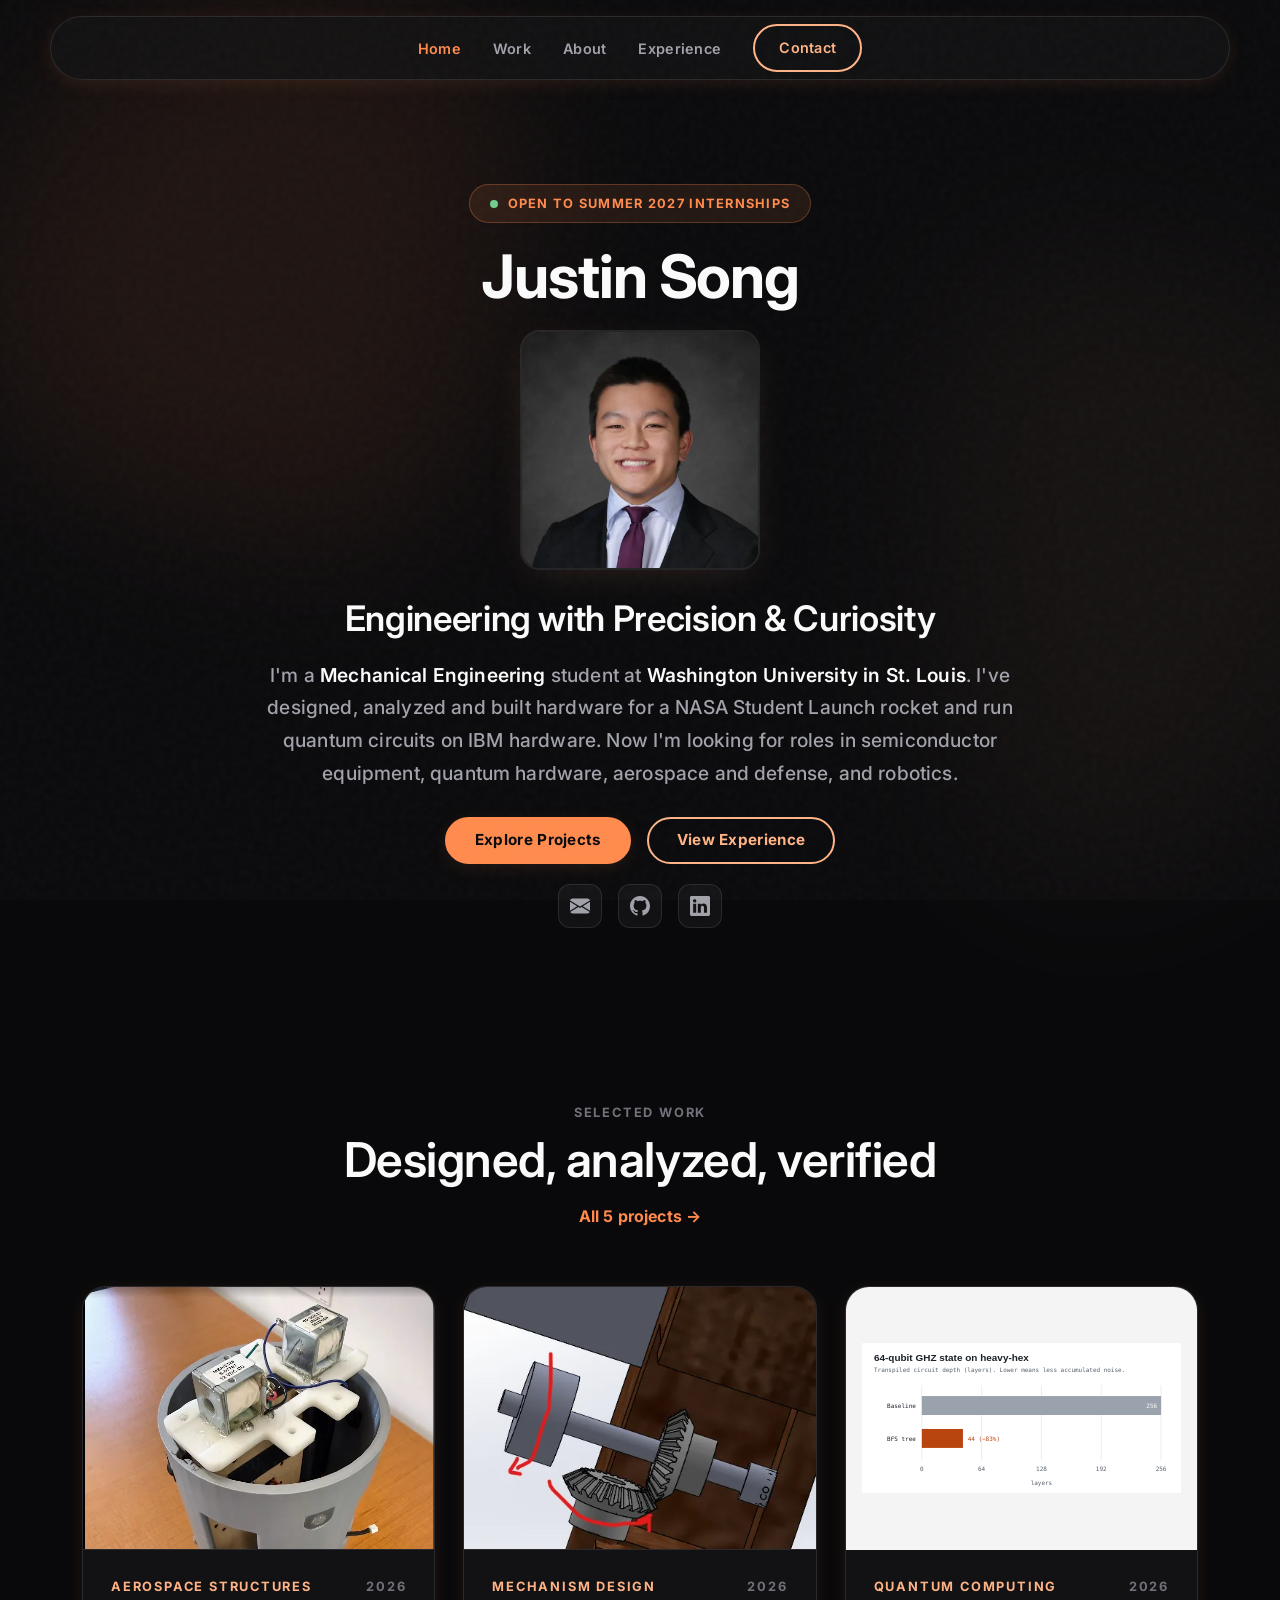
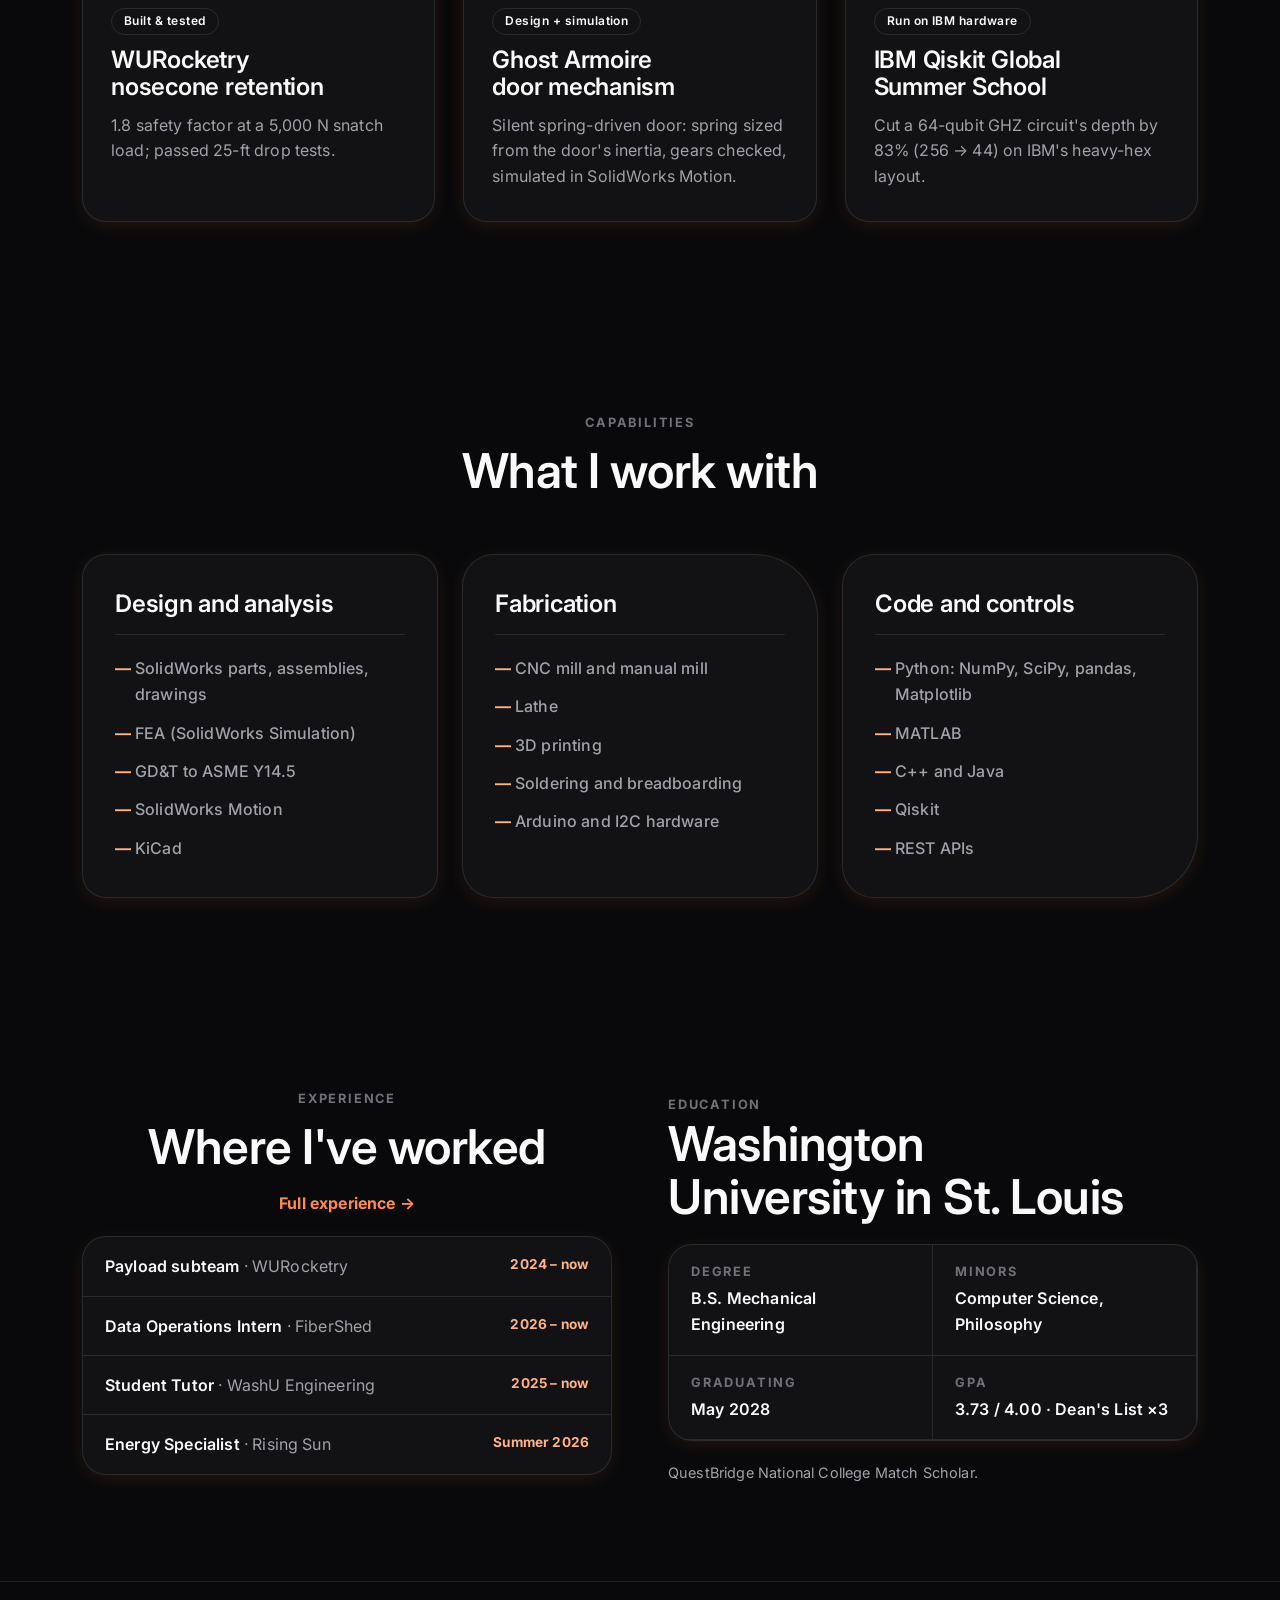
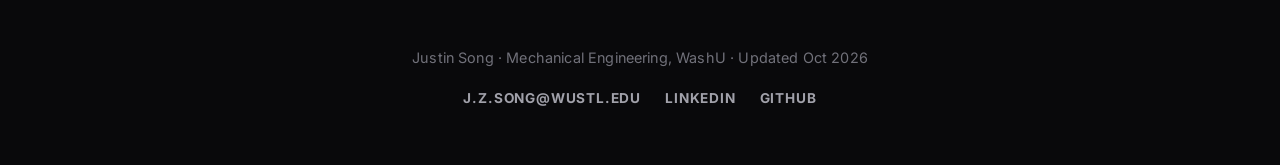
<file: index.html>
<!DOCTYPE html>
<html lang="en">
<head>
  <meta charset="utf-8">
  <meta name="viewport" content="width=device-width, initial-scale=1, viewport-fit=cover">
  <title>Justin Song · Mechanical Engineering Portfolio</title>
  <meta name="description" content="Justin Song, mechanical engineering student at Washington University in St. Louis, looking to build hardware for harsh environments: semiconductors, quantum computing, aerospace and defense, and robotics.">
  <link rel="canonical" href="https://justinsong2048.github.io/">
  <meta property="og:type" content="website">
  <meta property="og:site_name" content="Justin Song">
  <meta property="og:title" content="Justin Song · Mechanical Engineering Portfolio">
  <meta property="og:description" content="Justin Song, mechanical engineering student at Washington University in St. Louis, looking to build hardware for harsh environments: semiconductors, quantum computing, aerospace and defense, and robotics.">
  <meta property="og:url" content="https://justinsong2048.github.io/">
  <meta property="og:image" content="https://justinsong2048.github.io/assets/img/og-image.png">
  <meta property="og:image:width" content="1200">
  <meta property="og:image:height" content="630">
  <meta property="og:image:alt" content="Justin Song, Mechanical Engineering at WashU: rocketry hardware, mechanisms and quantum circuits">
  <meta name="twitter:card" content="summary_large_image">
  <link rel="icon" href="data:image/svg+xml,%3Csvg xmlns='http://www.w3.org/2000/svg' viewBox='0 0 32 32'%3E%3Crect width='32' height='32' rx='6' fill='%23FF8A4C'/%3E%3Ctext x='16' y='22' font-family='Arial' font-weight='700' font-size='15' fill='%2309090b' text-anchor='middle'%3EJS%3C/text%3E%3C/svg%3E">
  <link rel="preconnect" href="https://fonts.googleapis.com">
  <link rel="preconnect" href="https://fonts.gstatic.com" crossorigin>
  <link rel="stylesheet" href="https://fonts.googleapis.com/css2?family=Inter:wght@400;500;600;700;800&display=swap">
  <link rel="stylesheet" href="assets/css/site.css">
</head>
<body>
  <a class="skip" href="#main">Skip to content</a>
  <header class="site-header">
    <div class="wrap">
      <a class="wordmark" href="index.html">Justin Song</a>
      <button class="nav-toggle" type="button" aria-expanded="false" aria-controls="site-nav">Menu</button>
      <nav id="site-nav" class="site-nav" aria-label="Site">
        <ul>
          <li><a href="index.html" aria-current="page">Home</a></li>
          <li><a href="pages/projects.html">Work</a></li>
          <li><a href="pages/about.html">About</a></li>
          <li><a href="pages/experience.html">Experience</a></li>
          <li><a href="pages/contact.html">Contact</a></li>
        </ul>
      </nav>
    </div>
  </header>

  <main id="main">
    <div class="wrap">
      <section class="hero" aria-labelledby="intro-title">
        <p class="availability">Open to Summer 2027 internships</p>
        <h1 id="intro-title">Justin Song</h1>
        <img class="hero-photo" src="assets/img/personal/headshot.webp" width="400" height="400" alt="Justin Song">
        <h2 class="hero-tagline">Engineering with Precision &amp; Curiosity</h2>
        <p class="lede">I'm a <strong>Mechanical Engineering</strong> student at <strong>Washington University in St. Louis</strong>. I've designed, analyzed and built hardware for a NASA Student Launch rocket and run quantum circuits on IBM hardware. Now I'm looking for roles in semiconductor equipment, quantum hardware, aerospace and defense, and robotics.</p>
        <div class="btn-row">
          <a class="btn btn--primary" href="pages/projects.html">Explore Projects</a>
          <a class="btn" href="pages/experience.html">View Experience</a>
        </div>
        <ul class="social-icons">
          <li><a class="social-icon" href="mailto:j.z.song@wustl.edu" title="Email" aria-label="Email"><svg xmlns="http://www.w3.org/2000/svg" fill="currentColor" viewBox="0 0 16 16" aria-hidden="true"><path d="M.05 3.555A2 2 0 0 1 2 2h12a2 2 0 0 1 1.95 1.555L8 8.414.05 3.555ZM0 4.697v7.104l5.803-3.558L0 4.697ZM6.761 8.83l-6.57 4.027A2 2 0 0 0 2 14h12a2 2 0 0 0 1.808-1.144l-6.57-4.027L8 9.586l-1.239-.757Zm3.436-.586L16 11.801V4.697l-5.803 3.546Z"/></svg></a></li>
          <li><a class="social-icon" href="https://github.com/justinsong2048" title="GitHub" aria-label="GitHub"><svg xmlns="http://www.w3.org/2000/svg" fill="currentColor" viewBox="0 0 16 16" aria-hidden="true"><path d="M8 0C3.58 0 0 3.58 0 8c0 3.54 2.29 6.53 5.47 7.59.4.07.55-.17.55-.38 0-.19-.01-.82-.01-1.49-2.01.37-2.53-.49-2.69-.94-.09-.23-.48-.94-.82-1.13-.28-.15-.68-.52-.01-.53.63-.01 1.08.58 1.23.82.72 1.21 1.87.87 2.33.66.07-.52.28-.87.51-1.07-1.78-.2-3.64-.89-3.64-3.95 0-.87.31-1.59.82-2.15-.08-.2-.36-1.02.08-2.12 0 0 .67-.21 2.2.82.64-.18 1.32-.27 2-.27s1.36.09 2 .27c1.53-1.04 2.2-.82 2.2-.82.44 1.1.16 1.92.08 2.12.51.56.82 1.27.82 2.15 0 3.07-1.87 3.75-3.65 3.95.29.25.54.73.54 1.48 0 1.07-.01 1.93-.01 2.2 0 .21.15.46.55.38A8.01 8.01 0 0 0 16 8c0-4.42-3.58-8-8-8z"/></svg></a></li>
          <li><a class="social-icon" href="https://www.linkedin.com/in/justin-z-song" title="LinkedIn" aria-label="LinkedIn"><svg xmlns="http://www.w3.org/2000/svg" fill="currentColor" viewBox="0 0 16 16" aria-hidden="true"><path d="M0 1.146C0 .513.526 0 1.175 0h13.65C15.474 0 16 .513 16 1.146v13.708c0 .633-.526 1.146-1.175 1.146H1.175C.526 16 0 15.487 0 14.854V1.146zm4.943 12.248V6.169H2.542v7.225h2.401zm-1.2-8.212c.837 0 1.358-.554 1.358-1.248-.015-.709-.52-1.248-1.342-1.248-.822 0-1.359.54-1.359 1.248 0 .694.521 1.248 1.327 1.248h.016zm4.908 8.212V9.359c0-.216.016-.432.08-.586.173-.431.568-.878 1.232-.878.869 0 1.216.662 1.216 1.634v3.865h2.401V9.25c0-2.22-1.184-3.252-2.764-3.252-1.274 0-1.845.7-2.165 1.193v.025h-.016a5.54 5.54 0 0 1 .016-.025V6.169h-2.4c.03.678 0 7.225 0 7.225h2.4z"/></svg></a></li>
        </ul>
      </section>

      <section class="zone" aria-labelledby="work-title">
        <div class="zone-head">
          <div>
            <span class="label">Selected work</span>
            <h2 id="work-title">Designed, analyzed, verified</h2>
          </div>
          <a href="pages/projects.html">All 5 projects →</a>
        </div>
        <div class="card-grid card-grid--three">
          <a class="project-card" href="pages/project-wurocketry.html">
            <div class="card-media"><img src="assets/img/rocketry/plate-assembled.webp" width="687" height="718" alt="Machined white Delrin retention plate with two solenoids, mounted on top of the gray payload tube"></div>
            <div class="card-body">
              <div class="card-meta"><span class="label label--accent">Aerospace structures</span><span class="label">2026</span></div>
              <span class="status">Built &amp; tested</span>
              <h3 class="card-title">WURocketry nosecone retention</h3>
              <p class="card-result">1.8 safety factor at a 5,000 N snatch load; passed 25-ft drop tests.</p>
            </div>
          </a>
          <a class="project-card" href="pages/project-armoire.html">
            <div class="card-media"><img src="assets/img/armoire/motion-analysis.webp" width="483" height="510" alt="SolidWorks model of the spring drum and miter gears inside the armoire, with arrows showing rotation"></div>
            <div class="card-body">
              <div class="card-meta"><span class="label label--accent">Mechanism design</span><span class="label">2026</span></div>
              <span class="status">Design + simulation</span>
              <h3 class="card-title">Ghost Armoire door mechanism</h3>
              <p class="card-result">Silent spring-driven door: spring sized from the door's inertia, gears checked, simulated in SolidWorks Motion.</p>
            </div>
          </a>
          <a class="project-card" href="pages/project-qgss.html">
            <div class="card-media card-media--contain"><img src="assets/img/qgss/ghz-depth.svg" width="640" height="300" alt="Bar chart: GHZ circuit depth cut from 256 to 44 layers"></div>
            <div class="card-body">
              <div class="card-meta"><span class="label label--accent">Quantum computing</span><span class="label">2026</span></div>
              <span class="status">Run on IBM hardware</span>
              <h3 class="card-title">IBM Qiskit Global Summer School</h3>
              <p class="card-result">Cut a 64-qubit GHZ circuit's depth by 83% (256 → 44) on IBM's heavy-hex layout.</p>
            </div>
          </a>
        </div>
      </section>

      <section class="zone" aria-labelledby="cap-title">
        <div class="zone-head">
          <div>
            <span class="label">Capabilities</span>
            <h2 id="cap-title">What I work with</h2>
          </div>
        </div>
        <div class="cols-3">
          <div class="cap">
            <h3>Design and analysis</h3>
            <ul>
              <li>SolidWorks parts, assemblies, drawings</li>
              <li>FEA (SolidWorks Simulation)</li>
              <li>GD&amp;T to ASME Y14.5</li>
              <li>SolidWorks Motion</li>
              <li>KiCad</li>
            </ul>
          </div>
          <div class="cap">
            <h3>Fabrication</h3>
            <ul>
              <li>CNC mill and manual mill</li>
              <li>Lathe</li>
              <li>3D printing</li>
              <li>Soldering and breadboarding</li>
              <li>Arduino and I2C hardware</li>
            </ul>
          </div>
          <div class="cap">
            <h3>Code and controls</h3>
            <ul>
              <li>Python: NumPy, SciPy, pandas, Matplotlib</li>
              <li>MATLAB</li>
              <li>C++ and Java</li>
              <li>Qiskit</li>
              <li>REST APIs</li>
            </ul>
          </div>
        </div>
      </section>

      <section class="zone" aria-labelledby="exp-title">
        <div class="split split--even">
          <div class="stack">
            <div class="zone-head flush">
              <div>
                <span class="label">Experience</span>
                <h2 id="exp-title">Where I've worked</h2>
              </div>
              <a href="pages/experience.html">Full experience →</a>
            </div>
            <ul class="mini-list">
              <li><span><strong>Payload subteam</strong> · WURocketry</span><span>2024 – now</span></li>
              <li><span><strong>Data Operations Intern</strong> · FiberShed</span><span>2026 – now</span></li>
              <li><span><strong>Student Tutor</strong> · WashU Engineering</span><span>2025 – now</span></li>
              <li><span><strong>Energy Specialist</strong> · Rising Sun</span><span>Summer 2026</span></li>
            </ul>
          </div>
          <div class="stack">
            <div>
              <span class="label">Education</span>
              <h2>Washington University in St. Louis</h2>
            </div>
            <div class="edu">
              <div><span class="label">Degree</span><span class="v">B.S. Mechanical Engineering</span></div>
              <div><span class="label">Minors</span><span class="v">Computer Science, Philosophy</span></div>
              <div><span class="label">Graduating</span><span class="v">May 2028</span></div>
              <div><span class="label">GPA</span><span class="v">3.73 / 4.00 · Dean's List ×3</span></div>
            </div>
            <p class="muted small">QuestBridge National College Match Scholar.</p>
          </div>
        </div>
      </section>
    </div>
  </main>

  <footer class="site-footer">
    <div class="wrap">
      <span>Justin Song · Mechanical Engineering, WashU · Updated Oct 2026</span>
      <ul>
        <li><a href="mailto:j.z.song@wustl.edu">j.z.song@wustl.edu</a></li>
        <li><a href="https://www.linkedin.com/in/justin-z-song">LinkedIn</a></li>
        <li><a href="https://github.com/justinsong2048">GitHub</a></li>
      </ul>
    </div>
  </footer>
  <script src="assets/js/site.js"></script>
</body>
</html>
</file>
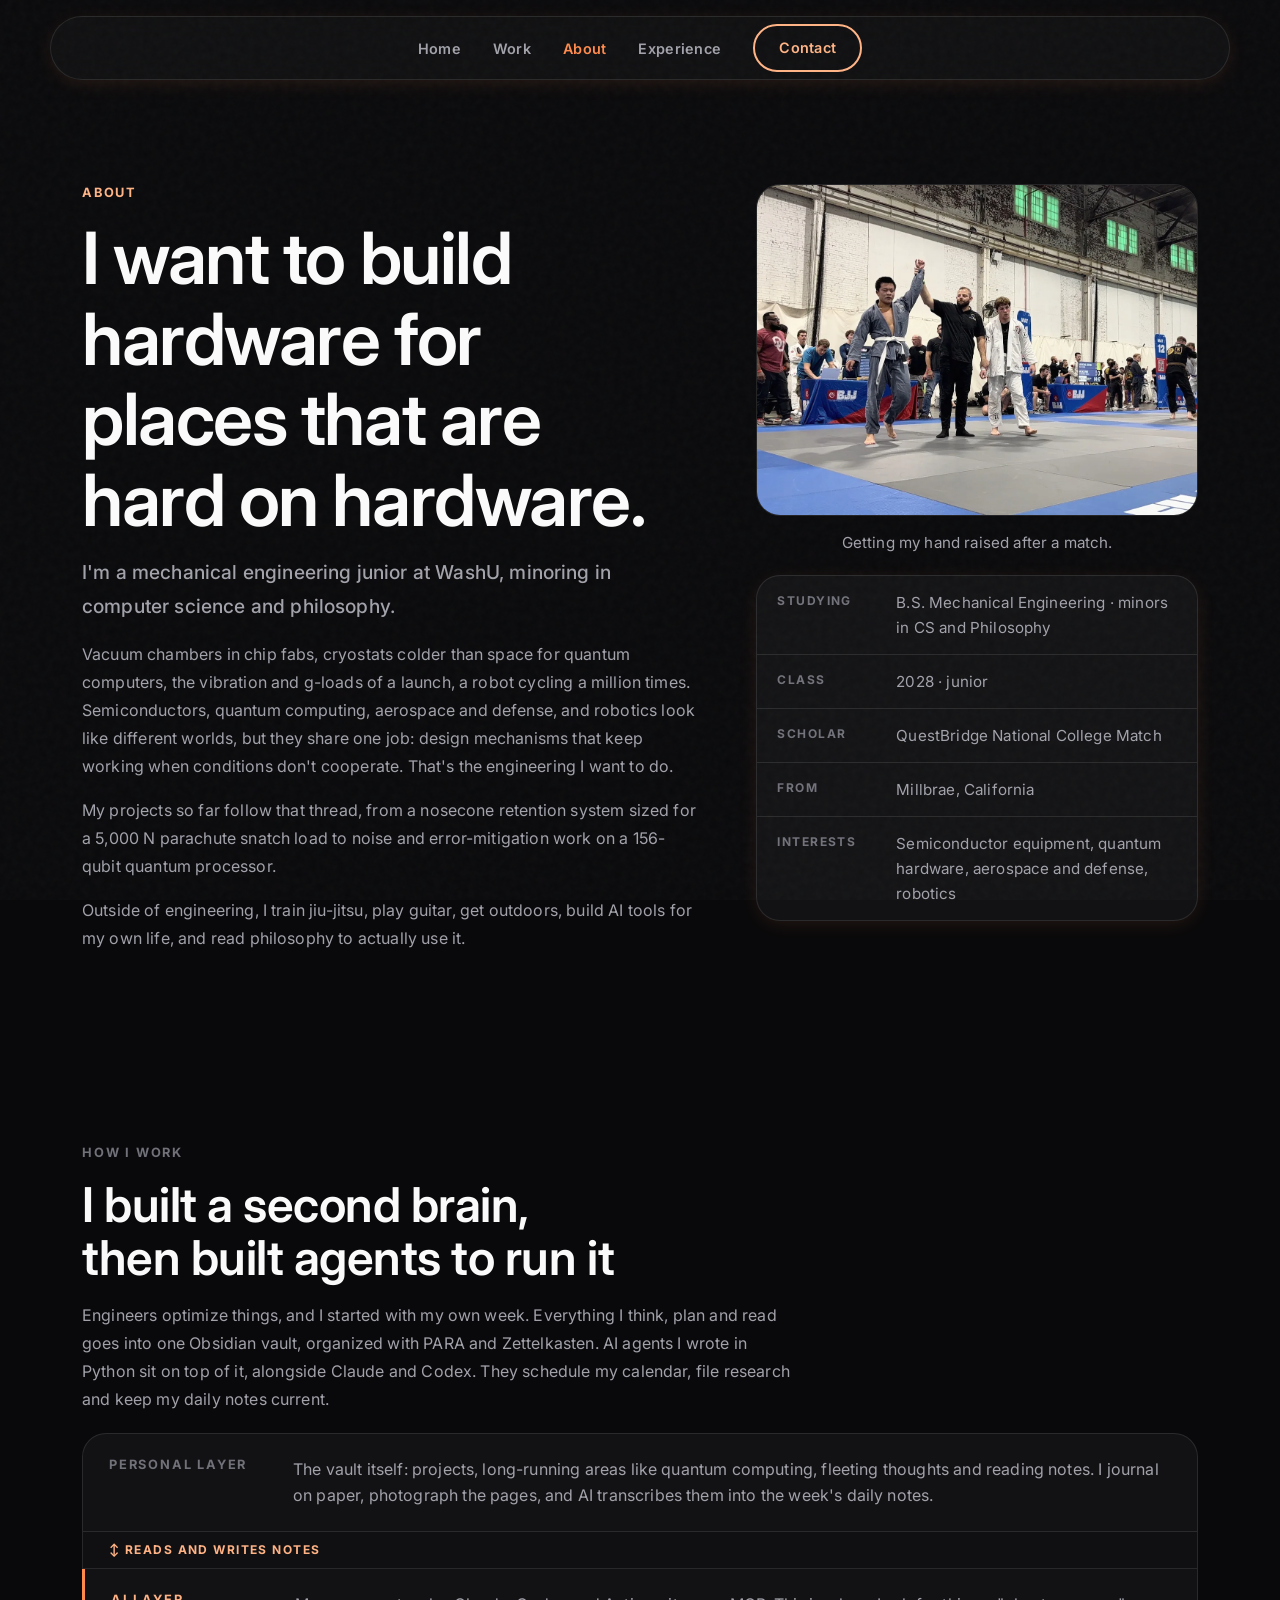
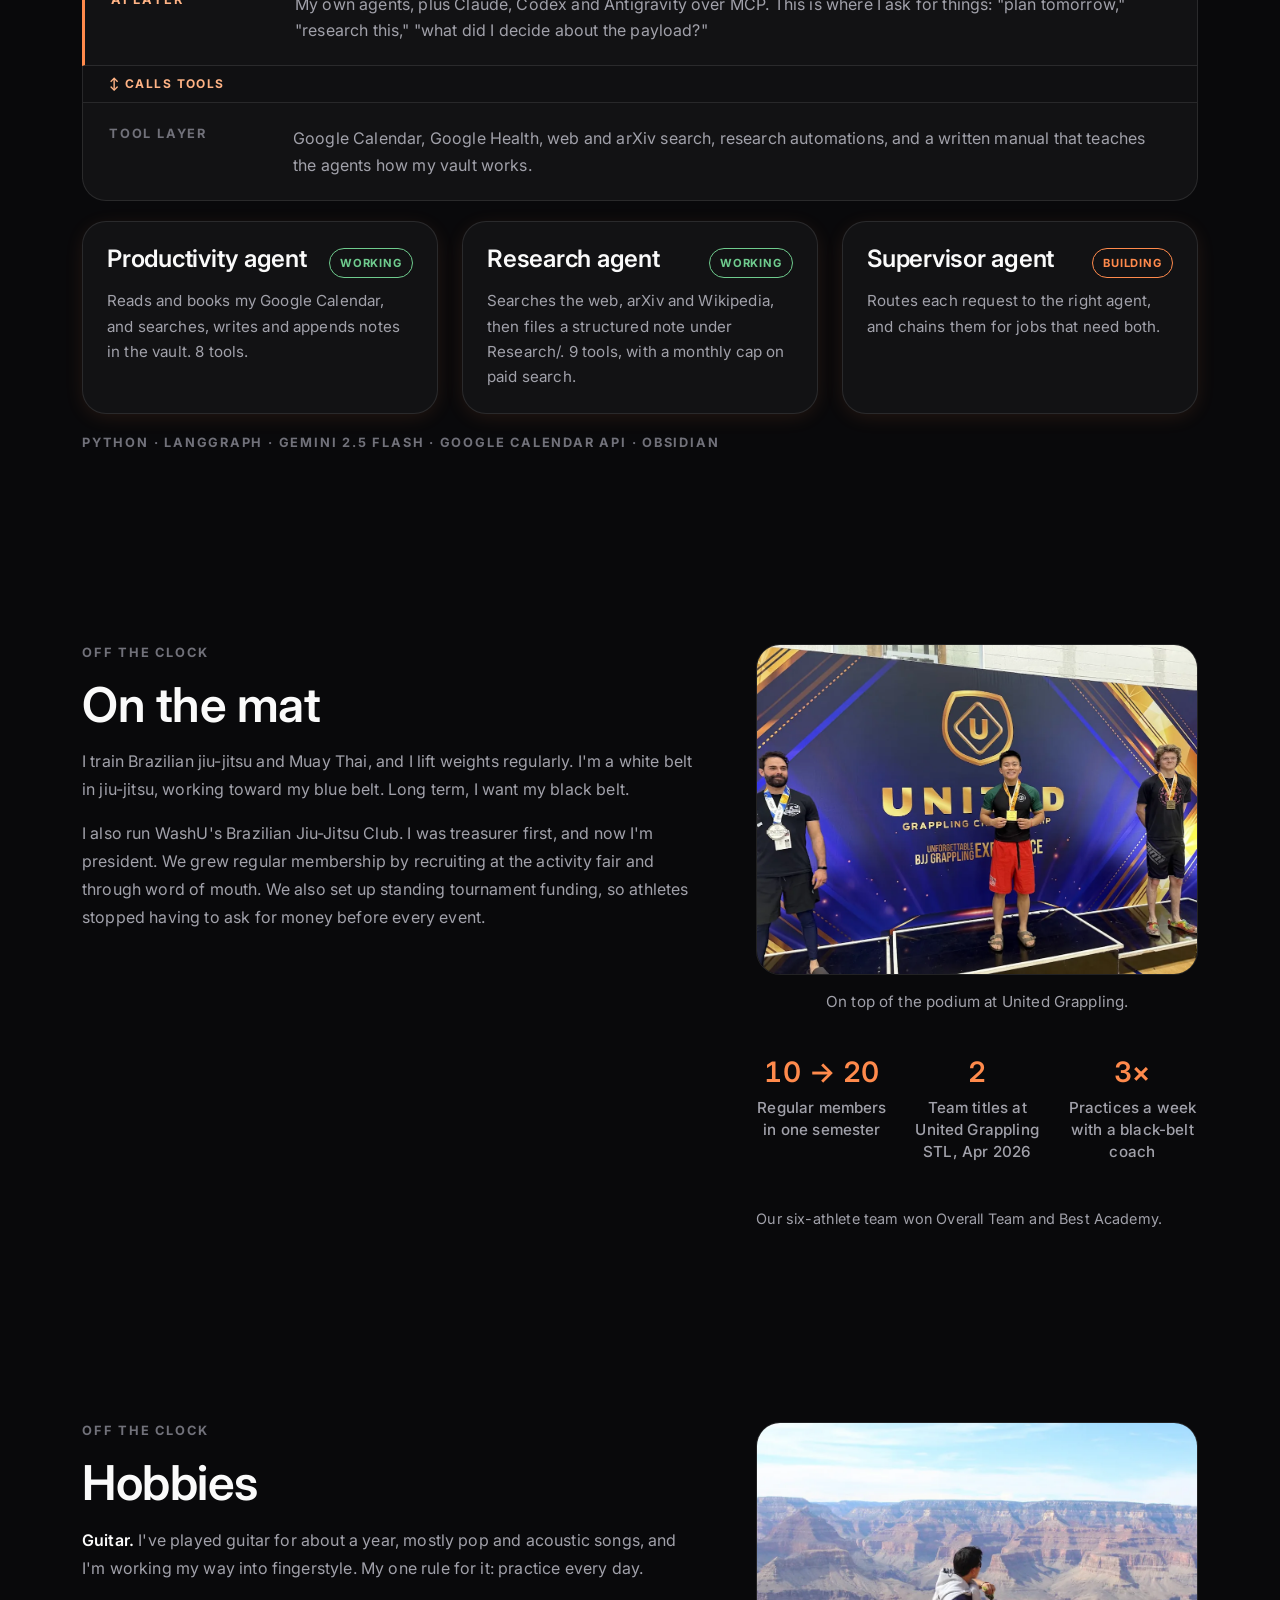
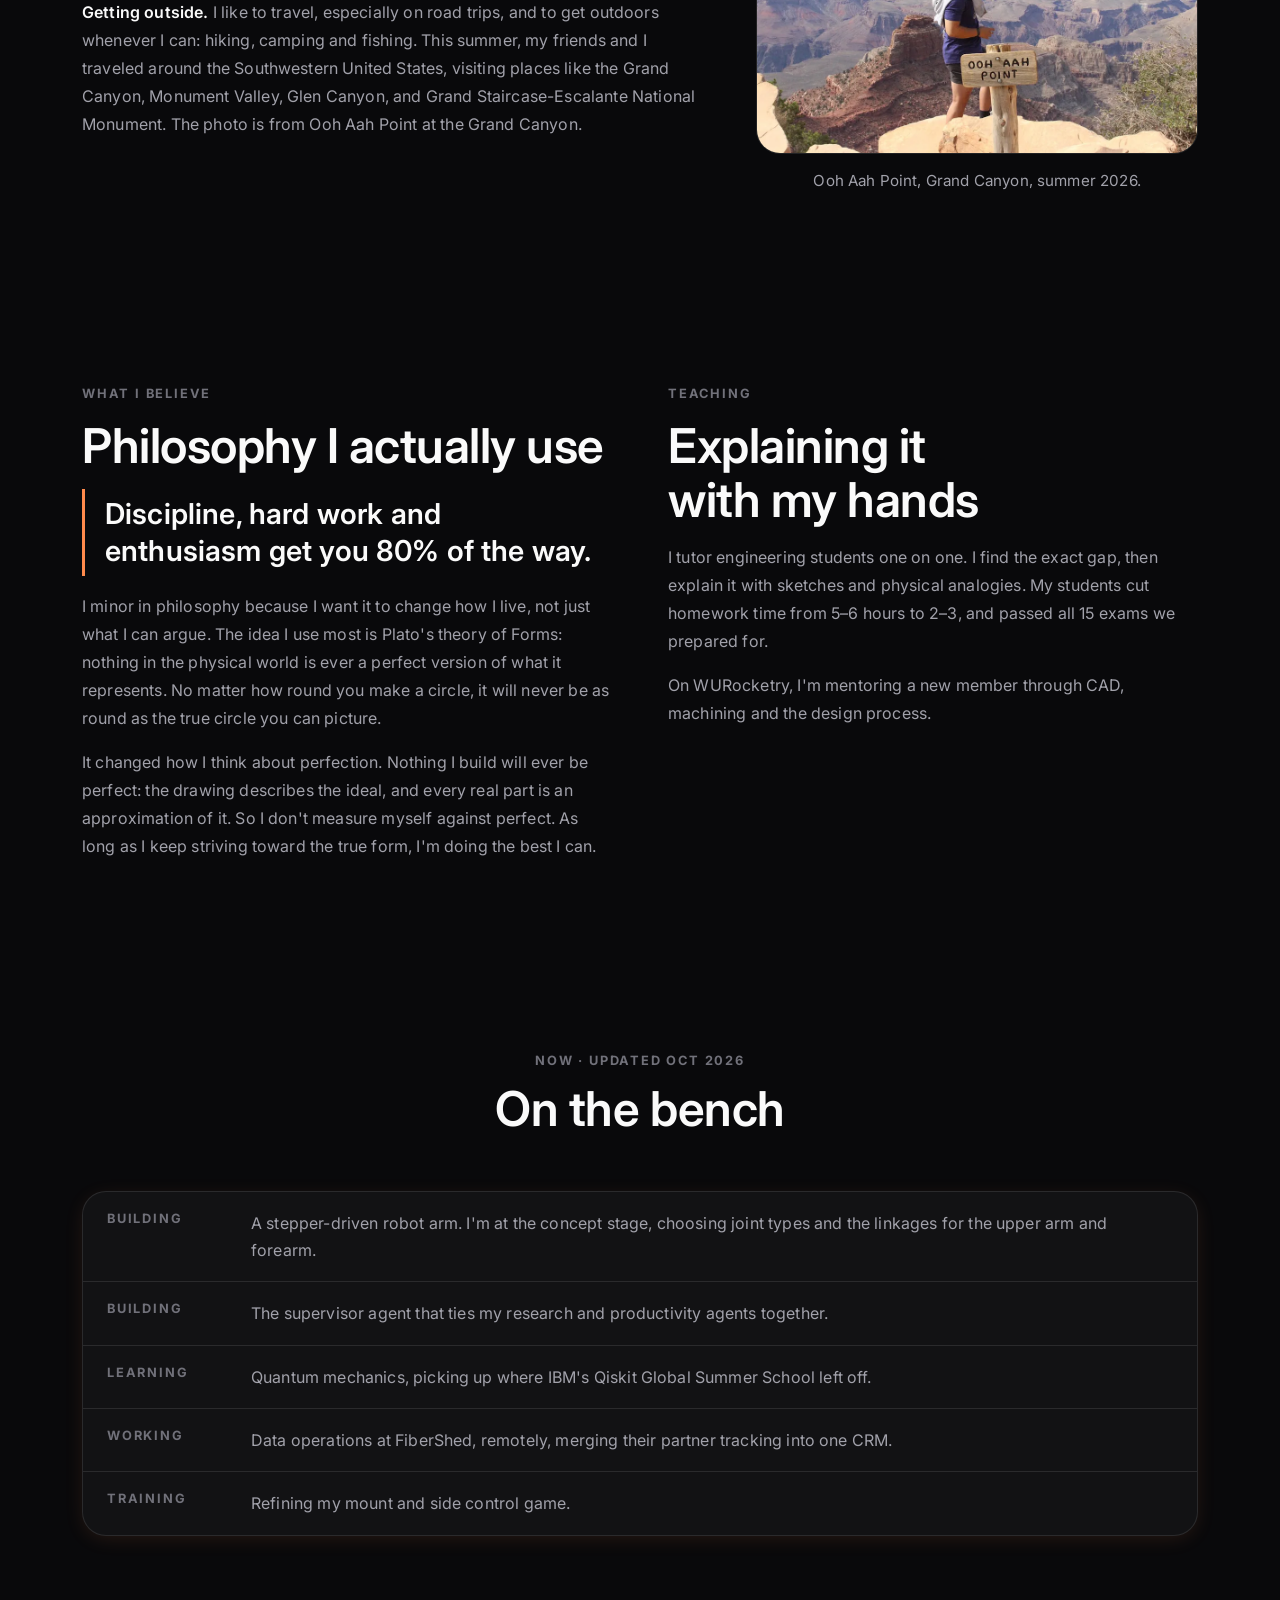
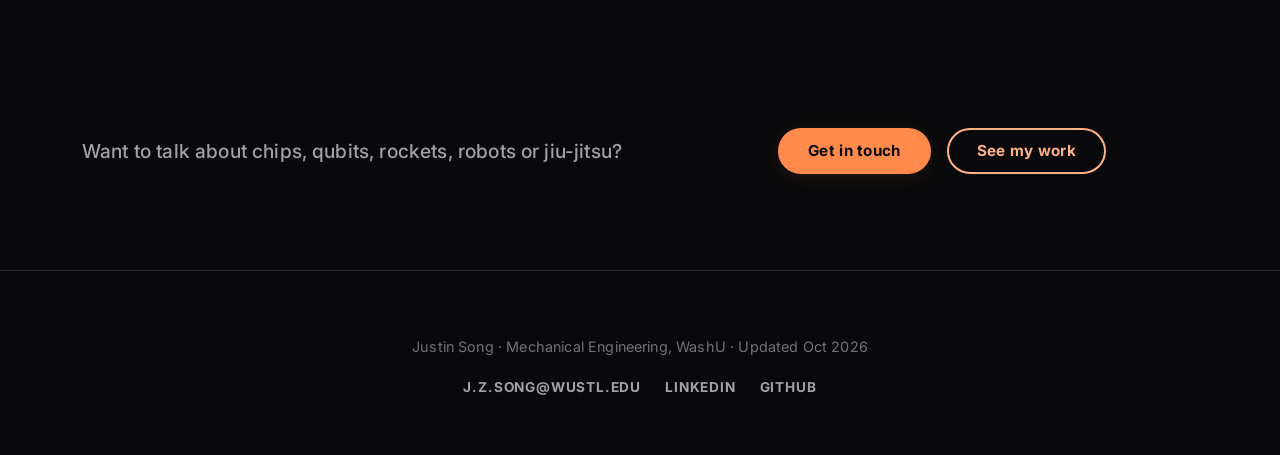
<file: pages/about.html>
<!DOCTYPE html>
<html lang="en">
<head>
  <meta charset="utf-8">
  <meta name="viewport" content="width=device-width, initial-scale=1, viewport-fit=cover">
  <title>About · Justin Song</title>
  <meta name="description" content="About Justin Song: mechanical engineering student who wants to build hardware for harsh environments across semiconductors, quantum computing, aerospace and defense, and robotics.">
  <link rel="canonical" href="https://justinsong2048.github.io/pages/about.html">
  <meta property="og:type" content="website">
  <meta property="og:site_name" content="Justin Song">
  <meta property="og:title" content="About · Justin Song">
  <meta property="og:description" content="About Justin Song: mechanical engineering student who wants to build hardware for harsh environments across semiconductors, quantum computing, aerospace and defense, and robotics.">
  <meta property="og:url" content="https://justinsong2048.github.io/pages/about.html">
  <meta property="og:image" content="https://justinsong2048.github.io/assets/img/og-image.png">
  <meta property="og:image:width" content="1200">
  <meta property="og:image:height" content="630">
  <meta property="og:image:alt" content="Justin Song, Mechanical Engineering at WashU: rocketry hardware, mechanisms and quantum circuits">
  <meta name="twitter:card" content="summary_large_image">
  <link rel="icon" href="data:image/svg+xml,%3Csvg xmlns='http://www.w3.org/2000/svg' viewBox='0 0 32 32'%3E%3Crect width='32' height='32' rx='6' fill='%23FF8A4C'/%3E%3Ctext x='16' y='22' font-family='Arial' font-weight='700' font-size='15' fill='%2309090b' text-anchor='middle'%3EJS%3C/text%3E%3C/svg%3E">
  <link rel="preconnect" href="https://fonts.googleapis.com">
  <link rel="preconnect" href="https://fonts.gstatic.com" crossorigin>
  <link rel="stylesheet" href="https://fonts.googleapis.com/css2?family=Inter:wght@400;500;600;700;800&display=swap">
  <link rel="stylesheet" href="../assets/css/site.css">
</head>
<body>
  <a class="skip" href="#main">Skip to content</a>
  <header class="site-header">
    <div class="wrap">
      <a class="wordmark" href="../index.html">Justin Song</a>
      <button class="nav-toggle" type="button" aria-expanded="false" aria-controls="site-nav">Menu</button>
      <nav id="site-nav" class="site-nav" aria-label="Site">
        <ul>
          <li><a href="../index.html">Home</a></li>
          <li><a href="projects.html">Work</a></li>
          <li><a href="about.html" aria-current="page">About</a></li>
          <li><a href="experience.html">Experience</a></li>
          <li><a href="contact.html">Contact</a></li>
        </ul>
      </nav>
    </div>
  </header>

  <main id="main">
    <div class="wrap">
      <section class="zone zone--first" aria-labelledby="page-title">
        <div class="split">
          <div class="prose">
            <span class="label label--accent">About</span>
            <h1 id="page-title">I want to build hardware for places that are hard on hardware.</h1>
            <p class="lede">I'm a mechanical engineering junior at WashU, minoring in computer science and philosophy.</p>
            <p>Vacuum chambers in chip fabs, cryostats colder than space for quantum computers, the vibration and g-loads of a launch, a robot cycling a million times. Semiconductors, quantum computing, aerospace and defense, and robotics look like different worlds, but they share one job: design mechanisms that keep working when conditions don't cooperate. That's the engineering I want to do.</p>
            <p>My projects so far follow that thread, from a nosecone retention system sized for a 5,000 N parachute snatch load to noise and error-mitigation work on a 156-qubit quantum processor.</p>
            <p>Outside of engineering, I train jiu-jitsu, play guitar, get outdoors, build AI tools for my own life, and read philosophy to actually use it.</p>
          </div>
          <div class="stack">
            <figure class="figure">
              <div class="photo-frame"><img src="../assets/img/personal/bjj-win.webp" width="1600" height="900" alt="Justin, in a gray gi and white belt, getting his hand raised by the referee after a match on a tournament mat"></div>
              <figcaption>Getting my hand raised after a match.</figcaption>
            </figure>
            <dl class="spec">
              <dt>Studying</dt><dd>B.S. Mechanical Engineering · minors in CS and Philosophy</dd>
              <dt>Class</dt><dd>2028 · junior</dd>
              <dt>Scholar</dt><dd>QuestBridge National College Match</dd>
              <dt>From</dt><dd>Millbrae, California</dd>
              <dt>Interests</dt><dd>Semiconductor equipment, quantum hardware, aerospace and defense, robotics</dd>
            </dl>
          </div>
        </div>
      </section>

      <section class="zone" aria-labelledby="brain-title">
        <div class="stack">
          <div class="prose">
            <span class="label">How I work</span>
            <h2 id="brain-title">I built a second brain, then built agents to run it</h2>
            <p>Engineers optimize things, and I started with my own week. Everything I think, plan and read goes into one Obsidian vault, organized with PARA and Zettelkasten. AI agents I wrote in Python sit on top of it, alongside Claude and Codex. They schedule my calendar, file research and keep my daily notes current.</p>
          </div>
          <div class="layers" role="list" aria-label="The three layers of the system">
            <div class="layer" role="listitem">
              <span class="label">Personal layer</span>
              <p>The vault itself: projects, long-running areas like quantum computing, fleeting thoughts and reading notes. I journal on paper, photograph the pages, and AI transcribes them into the week's daily notes.</p>
            </div>
            <div class="flow" aria-hidden="true">↕ Reads and writes notes</div>
            <div class="layer layer--mid" role="listitem">
              <span class="label label--accent">AI layer</span>
              <p>My own agents, plus Claude, Codex and Antigravity over MCP. This is where I ask for things: "plan tomorrow," "research this," "what did I decide about the payload?"</p>
            </div>
            <div class="flow" aria-hidden="true">↕ Calls tools</div>
            <div class="layer" role="listitem">
              <span class="label">Tool layer</span>
              <p>Google Calendar, Google Health, web and arXiv search, research automations, and a written manual that teaches the agents how my vault works.</p>
            </div>
          </div>
          <div class="cols-3">
            <div class="agent">
              <div class="agent-top"><h3 class="card-title">Productivity agent</h3><span class="pill pill--done">Working</span></div>
              <p>Reads and books my Google Calendar, and searches, writes and appends notes in the vault. 8 tools.</p>
            </div>
            <div class="agent">
              <div class="agent-top"><h3 class="card-title">Research agent</h3><span class="pill pill--done">Working</span></div>
              <p>Searches the web, arXiv and Wikipedia, then files a structured note under Research/. 9 tools, with a monthly cap on paid search.</p>
            </div>
            <div class="agent">
              <div class="agent-top"><h3 class="card-title">Supervisor agent</h3><span class="pill pill--wip">Building</span></div>
              <p>Routes each request to the right agent, and chains them for jobs that need both.</p>
            </div>
          </div>
          <p class="label">Python · LangGraph · Gemini 2.5 Flash · Google Calendar API · Obsidian</p>
        </div>
      </section>

      <section class="zone" aria-labelledby="mat-title">
        <div class="split">
          <div class="prose">
            <span class="label">Off the clock</span>
            <h2 id="mat-title">On the mat</h2>
            <p>I train Brazilian jiu-jitsu and Muay Thai, and I lift weights regularly. I'm a white belt in jiu-jitsu, working toward my blue belt. Long term, I want my black belt.</p>
            <p>I also run WashU's Brazilian Jiu-Jitsu Club. I was treasurer first, and now I'm president. We grew regular membership by recruiting at the activity fair and through word of mouth. We also set up standing tournament funding, so athletes stopped having to ask for money before every event.</p>
          </div>
          <div class="stack">
            <figure class="figure">
              <div class="photo-frame"><img src="../assets/img/personal/bjj-gold.webp" width="1100" height="825" alt="Justin smiling on the top step of the podium with a gold medal at a United Grappling Championship tournament" loading="lazy"></div>
              <figcaption>On top of the podium at United Grappling.</figcaption>
            </figure>
            <div class="stats">
              <div class="stat"><span class="stat-n">10 → 20</span><span class="stat-t">Regular members in one semester</span></div>
              <div class="stat"><span class="stat-n">2</span><span class="stat-t">Team titles at United Grappling STL, Apr 2026</span></div>
              <div class="stat"><span class="stat-n">3×</span><span class="stat-t">Practices a week with a black-belt coach</span></div>
            </div>
            <p class="muted small">Our six-athlete team won Overall Team and Best Academy.</p>
          </div>
        </div>
      </section>

      <section class="zone" aria-labelledby="hobbies-title">
        <div class="split">
          <div class="prose">
            <span class="label">Off the clock</span>
            <h2 id="hobbies-title">Hobbies</h2>
            <p><strong>Guitar.</strong> I've played guitar for about a year, mostly pop and acoustic songs, and I'm working my way into fingerstyle. My one rule for it: practice every day.</p>
            <p><strong>Getting outside.</strong> I like to travel, especially on road trips, and to get outdoors whenever I can: hiking, camping and fishing. This summer, my friends and I traveled around the Southwestern United States, visiting places like the Grand Canyon, Monument Valley, Glen Canyon, and Grand Staircase-Escalante National Monument. The photo is from Ooh Aah Point at the Grand Canyon.</p>
          </div>
          <figure class="figure">
            <div class="photo-frame photo-frame--center"><img src="../assets/img/personal/grand-canyon.webp" width="1100" height="733" alt="Justin standing at the canyon rim beside a wooden sign reading Ooh Aah Point, looking out over the Grand Canyon" loading="lazy"></div>
            <figcaption>Ooh Aah Point, Grand Canyon, summer 2026.</figcaption>
          </figure>
        </div>
      </section>

      <section class="zone" aria-labelledby="believe-title">        <div class="split split--even">
          <div class="prose">
            <span class="label">What I believe</span>
            <h2 id="believe-title">Philosophy I actually use</h2>
            <blockquote class="pull">Discipline, hard work and enthusiasm get you 80% of the way.</blockquote>
            <p>I minor in philosophy because I want it to change how I live, not just what I can argue. The idea I use most is Plato's theory of Forms: nothing in the physical world is ever a perfect version of what it represents. No matter how round you make a circle, it will never be as round as the true circle you can picture.</p>
            <p>It changed how I think about perfection. Nothing I build will ever be perfect: the drawing describes the ideal, and every real part is an approximation of it. So I don't measure myself against perfect. As long as I keep striving toward the true form, I'm doing the best I can.</p>
          </div>
          <div class="prose">
            <span class="label">Teaching</span>
            <h2>Explaining it with my hands</h2>
            <p>I tutor engineering students one on one. I find the exact gap, then explain it with sketches and physical analogies. My students cut homework time from 5–6 hours to 2–3, and passed all 15 exams we prepared for.</p>
            <p>On WURocketry, I'm mentoring a new member through CAD, machining and the design process.</p>
          </div>
        </div>
      </section>

      <section class="zone" aria-labelledby="now-title">
        <div class="zone-head">
          <div>
            <span class="label">Now · updated Oct 2026</span>
            <h2 id="now-title">On the bench</h2>
          </div>
        </div>
        <div class="now">
          <div><span class="label">Building</span><span>A stepper-driven robot arm. I'm at the concept stage, choosing joint types and the linkages for the upper arm and forearm.</span></div>
          <div><span class="label">Building</span><span>The supervisor agent that ties my research and productivity agents together.</span></div>
          <div><span class="label">Learning</span><span>Quantum mechanics, picking up where IBM's Qiskit Global Summer School left off.</span></div>
          <div><span class="label">Working</span><span>Data operations at FiberShed, remotely, merging their partner tracking into one CRM.</span></div>
          <div><span class="label">Training</span><span>Refining my mount and side control game.</span></div>
        </div>
      </section>

      <section class="zone" aria-label="Get in touch">
        <div class="btn-row">
          <p class="lede grow">Want to talk about chips, qubits, rockets, robots or jiu-jitsu?</p>
          <a class="btn btn--primary" href="contact.html">Get in touch</a>
          <a class="btn" href="projects.html">See my work</a>
        </div>
      </section>
    </div>
  </main>

  <footer class="site-footer">
    <div class="wrap">
      <span>Justin Song · Mechanical Engineering, WashU · Updated Oct 2026</span>
      <ul>
        <li><a href="mailto:j.z.song@wustl.edu">j.z.song@wustl.edu</a></li>
        <li><a href="https://www.linkedin.com/in/justin-z-song">LinkedIn</a></li>
        <li><a href="https://github.com/justinsong2048">GitHub</a></li>
      </ul>
    </div>
  </footer>
  <script src="../assets/js/site.js"></script>
</body>
</html>
</file>
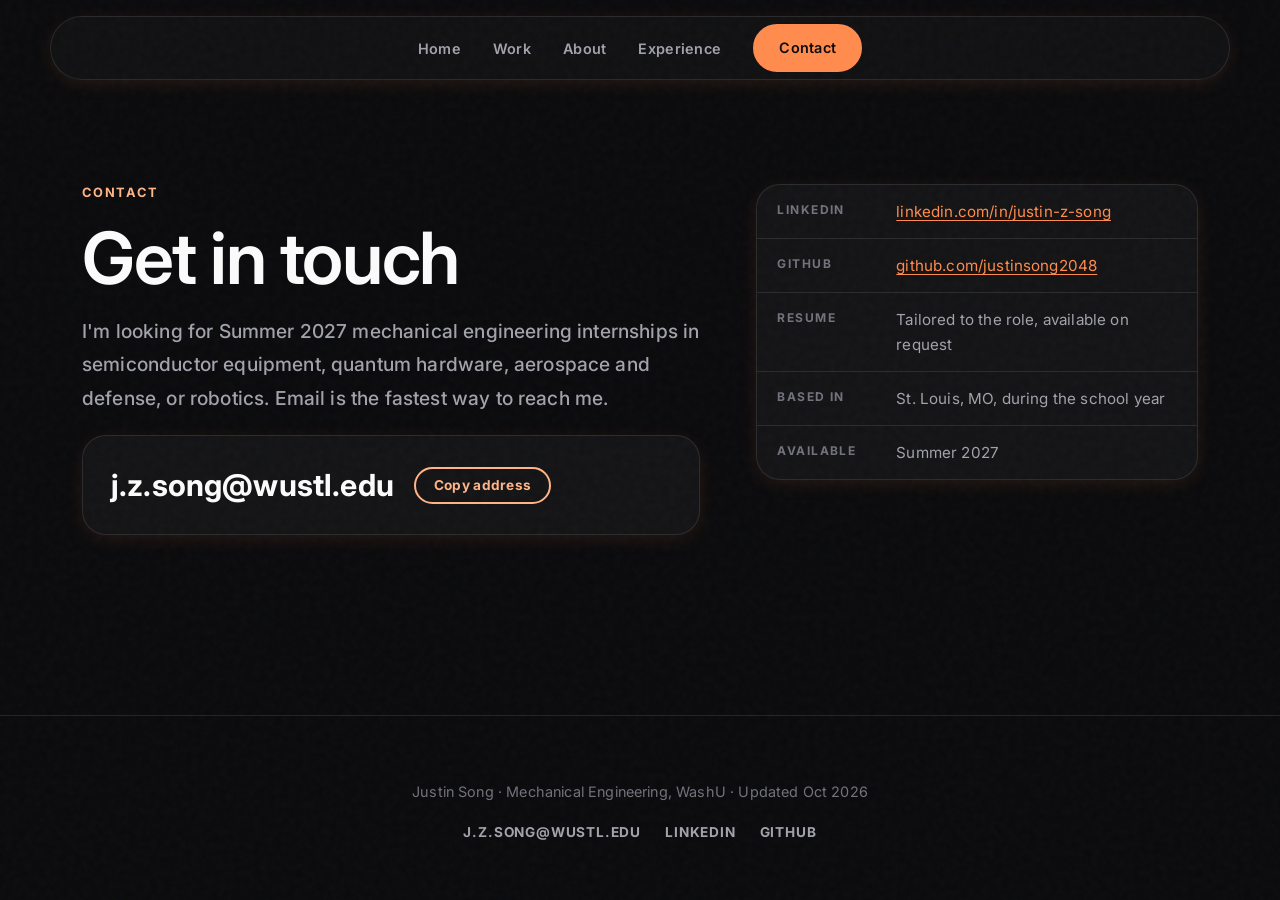
<file: pages/contact.html>
<!DOCTYPE html>
<html lang="en">
<head>
  <meta charset="utf-8">
  <meta name="viewport" content="width=device-width, initial-scale=1, viewport-fit=cover">
  <title>Contact · Justin Song</title>
  <meta name="description" content="Contact Justin Song about Summer 2027 mechanical engineering internships in semiconductor equipment, quantum hardware, aerospace and defense, or robotics.">
  <link rel="canonical" href="https://justinsong2048.github.io/pages/contact.html">
  <meta property="og:type" content="website">
  <meta property="og:site_name" content="Justin Song">
  <meta property="og:title" content="Contact · Justin Song">
  <meta property="og:description" content="Contact Justin Song about Summer 2027 mechanical engineering internships in semiconductor equipment, quantum hardware, aerospace and defense, or robotics.">
  <meta property="og:url" content="https://justinsong2048.github.io/pages/contact.html">
  <meta property="og:image" content="https://justinsong2048.github.io/assets/img/og-image.png">
  <meta property="og:image:width" content="1200">
  <meta property="og:image:height" content="630">
  <meta property="og:image:alt" content="Justin Song, Mechanical Engineering at WashU: rocketry hardware, mechanisms and quantum circuits">
  <meta name="twitter:card" content="summary_large_image">
  <link rel="icon" href="data:image/svg+xml,%3Csvg xmlns='http://www.w3.org/2000/svg' viewBox='0 0 32 32'%3E%3Crect width='32' height='32' rx='6' fill='%23FF8A4C'/%3E%3Ctext x='16' y='22' font-family='Arial' font-weight='700' font-size='15' fill='%2309090b' text-anchor='middle'%3EJS%3C/text%3E%3C/svg%3E">
  <link rel="preconnect" href="https://fonts.googleapis.com">
  <link rel="preconnect" href="https://fonts.gstatic.com" crossorigin>
  <link rel="stylesheet" href="https://fonts.googleapis.com/css2?family=Inter:wght@400;500;600;700;800&display=swap">
  <link rel="stylesheet" href="../assets/css/site.css">
</head>
<body>
  <a class="skip" href="#main">Skip to content</a>
  <header class="site-header">
    <div class="wrap">
      <a class="wordmark" href="../index.html">Justin Song</a>
      <button class="nav-toggle" type="button" aria-expanded="false" aria-controls="site-nav">Menu</button>
      <nav id="site-nav" class="site-nav" aria-label="Site">
        <ul>
          <li><a href="../index.html">Home</a></li>
          <li><a href="projects.html">Work</a></li>
          <li><a href="about.html">About</a></li>
          <li><a href="experience.html">Experience</a></li>
          <li><a href="contact.html" aria-current="page">Contact</a></li>
        </ul>
      </nav>
    </div>
  </header>

  <main id="main">
    <div class="wrap">
      <section class="zone zone--first" aria-labelledby="page-title">
        <div class="split">
          <div class="stack">
            <div class="prose">
              <span class="label label--accent">Contact</span>
              <h1 id="page-title">Get in touch</h1>
              <p class="lede">I'm looking for Summer 2027 mechanical engineering internships in semiconductor equipment, quantum hardware, aerospace and defense, or robotics. Email is the fastest way to reach me.</p>
            </div>
            <div class="contact-email">
              <a href="mailto:j.z.song@wustl.edu">j.z.song@wustl.edu</a>
              <button class="btn btn--small" type="button" data-copy="j.z.song@wustl.edu" aria-describedby="copy-status">Copy address</button>
            </div>
            <p id="copy-status" class="copy-status" role="status"></p>
          </div>
          <dl class="spec">
            <dt>LinkedIn</dt><dd><a href="https://www.linkedin.com/in/justin-z-song">linkedin.com/in/justin-z-song</a></dd>
            <dt>GitHub</dt><dd><a href="https://github.com/justinsong2048">github.com/justinsong2048</a></dd>
            <dt>Resume</dt><dd>Tailored to the role, available on request</dd>
            <dt>Based in</dt><dd>St. Louis, MO, during the school year</dd>
            <dt>Available</dt><dd>Summer 2027</dd>
          </dl>
        </div>
      </section>
    </div>
  </main>

  <footer class="site-footer">
    <div class="wrap">
      <span>Justin Song · Mechanical Engineering, WashU · Updated Oct 2026</span>
      <ul>
        <li><a href="mailto:j.z.song@wustl.edu">j.z.song@wustl.edu</a></li>
        <li><a href="https://www.linkedin.com/in/justin-z-song">LinkedIn</a></li>
        <li><a href="https://github.com/justinsong2048">GitHub</a></li>
      </ul>
    </div>
  </footer>
  <script src="../assets/js/site.js"></script>
</body>
</html>
</file>
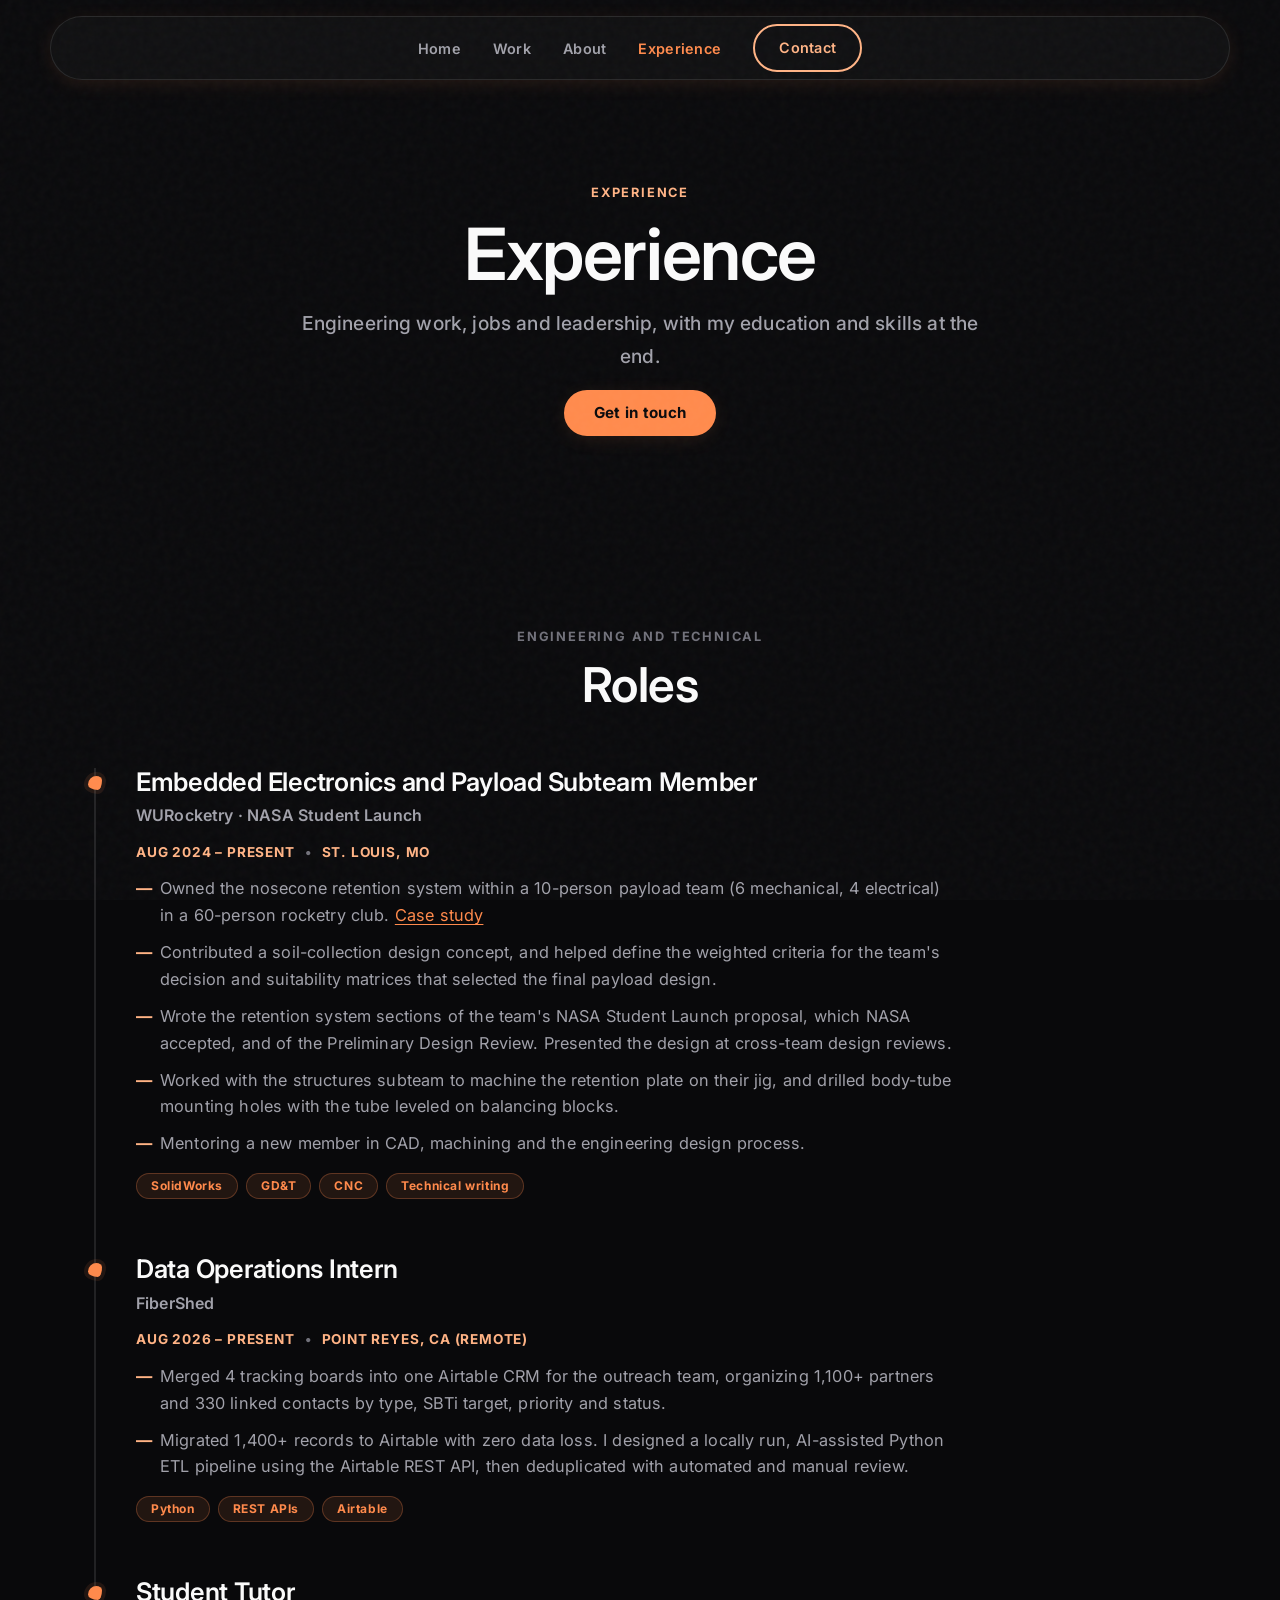
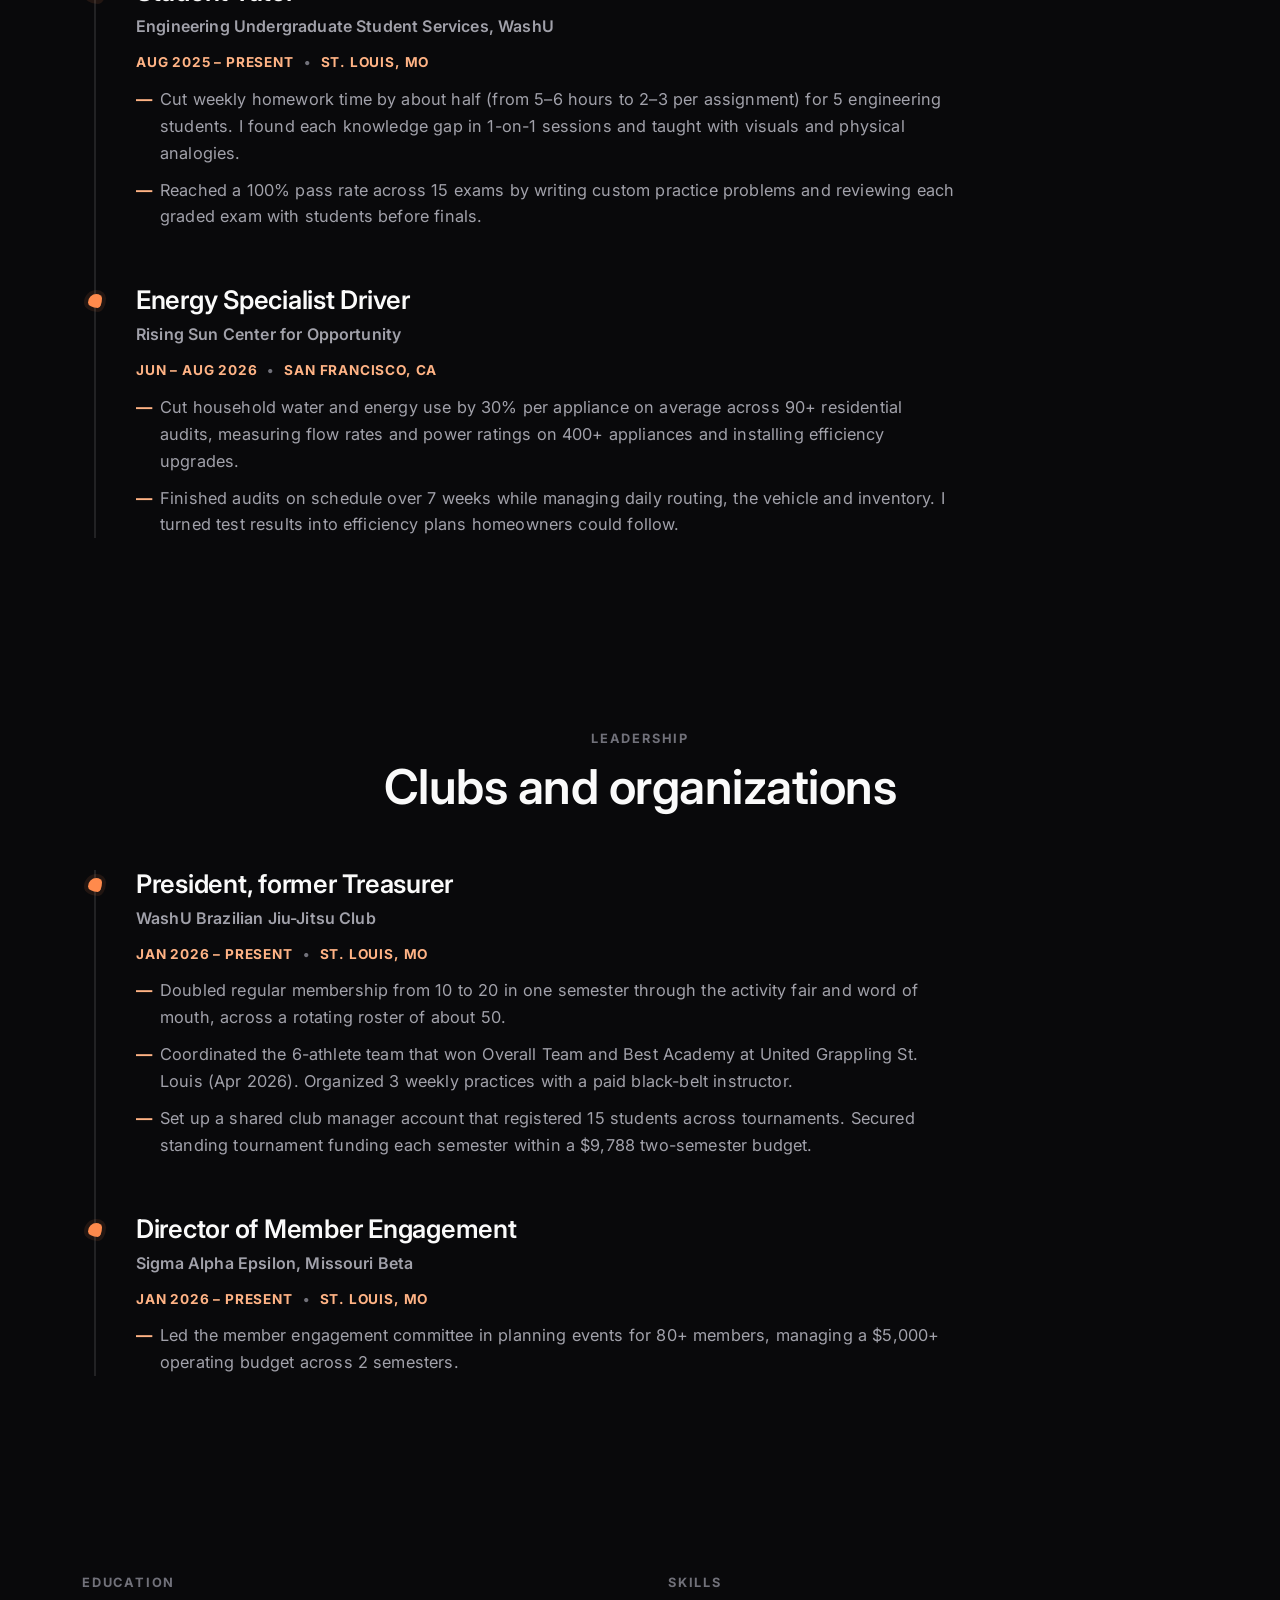
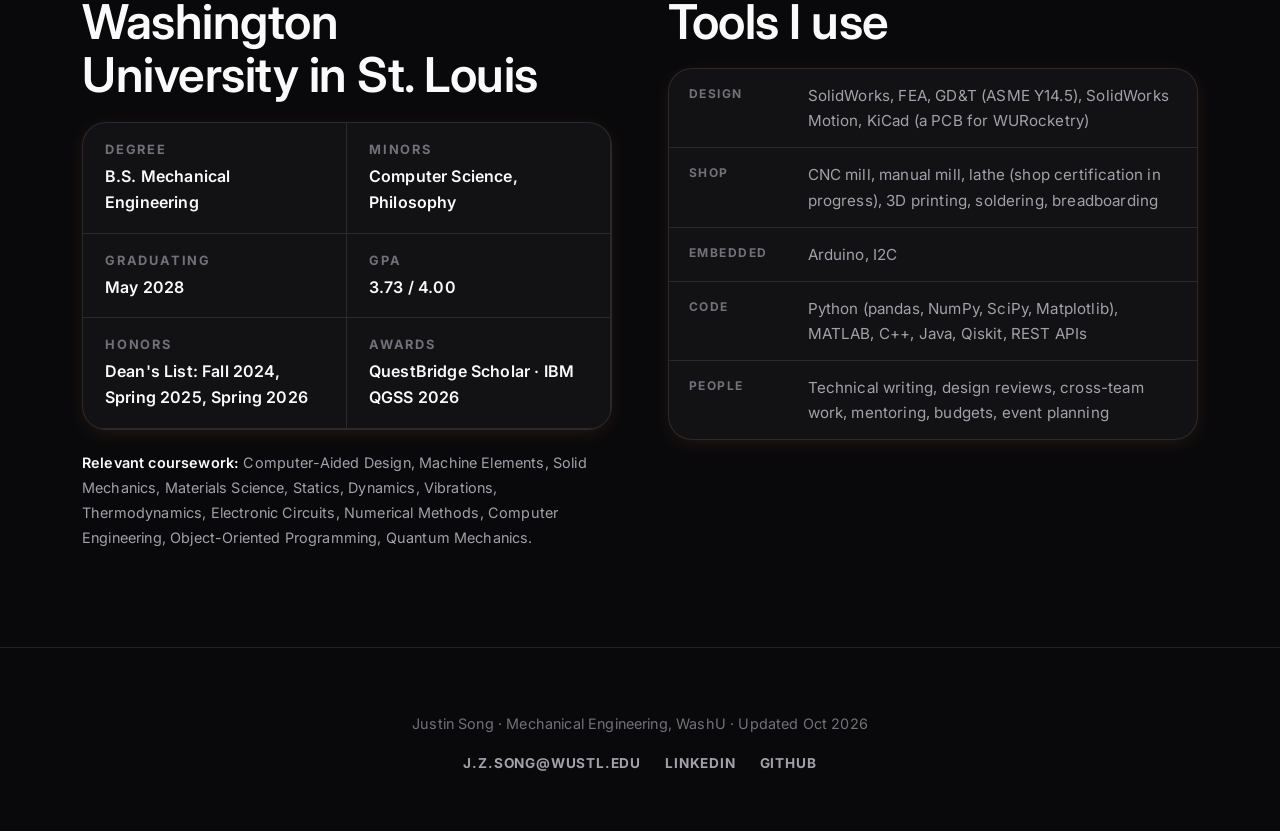
<file: pages/experience.html>
<!DOCTYPE html>
<html lang="en">
<head>
  <meta charset="utf-8">
  <meta name="viewport" content="width=device-width, initial-scale=1, viewport-fit=cover">
  <title>Experience · Justin Song</title>
  <meta name="description" content="Justin Song's experience: WURocketry payload subteam, FiberShed data operations, engineering tutoring, residential energy audits, and club leadership.">
  <link rel="canonical" href="https://justinsong2048.github.io/pages/experience.html">
  <meta property="og:type" content="website">
  <meta property="og:site_name" content="Justin Song">
  <meta property="og:title" content="Experience · Justin Song">
  <meta property="og:description" content="Justin Song&#x27;s experience: WURocketry payload subteam, FiberShed data operations, engineering tutoring, residential energy audits, and club leadership.">
  <meta property="og:url" content="https://justinsong2048.github.io/pages/experience.html">
  <meta property="og:image" content="https://justinsong2048.github.io/assets/img/og-image.png">
  <meta property="og:image:width" content="1200">
  <meta property="og:image:height" content="630">
  <meta property="og:image:alt" content="Justin Song, Mechanical Engineering at WashU: rocketry hardware, mechanisms and quantum circuits">
  <meta name="twitter:card" content="summary_large_image">
  <link rel="icon" href="data:image/svg+xml,%3Csvg xmlns='http://www.w3.org/2000/svg' viewBox='0 0 32 32'%3E%3Crect width='32' height='32' rx='6' fill='%23FF8A4C'/%3E%3Ctext x='16' y='22' font-family='Arial' font-weight='700' font-size='15' fill='%2309090b' text-anchor='middle'%3EJS%3C/text%3E%3C/svg%3E">
  <link rel="preconnect" href="https://fonts.googleapis.com">
  <link rel="preconnect" href="https://fonts.gstatic.com" crossorigin>
  <link rel="stylesheet" href="https://fonts.googleapis.com/css2?family=Inter:wght@400;500;600;700;800&display=swap">
  <link rel="stylesheet" href="../assets/css/site.css">
</head>
<body>
  <a class="skip" href="#main">Skip to content</a>
  <header class="site-header">
    <div class="wrap">
      <a class="wordmark" href="../index.html">Justin Song</a>
      <button class="nav-toggle" type="button" aria-expanded="false" aria-controls="site-nav">Menu</button>
      <nav id="site-nav" class="site-nav" aria-label="Site">
        <ul>
          <li><a href="../index.html">Home</a></li>
          <li><a href="projects.html">Work</a></li>
          <li><a href="about.html">About</a></li>
          <li><a href="experience.html" aria-current="page">Experience</a></li>
          <li><a href="contact.html">Contact</a></li>
        </ul>
      </nav>
    </div>
  </header>

  <main id="main">
    <div class="wrap">
      <section class="zone zone--first" aria-labelledby="page-title">
        <div class="zone-head flush">
          <div class="prose">
            <span class="label label--accent">Experience</span>
            <h1 id="page-title">Experience</h1>
            <p class="lede">Engineering work, jobs and leadership, with my education and skills at the end.</p>
          </div>
          <a class="btn btn--primary" href="contact.html">Get in touch</a>
        </div>
      </section>

      <section class="zone" aria-labelledby="eng-title">
        <div class="zone-head"><div><span class="label">Engineering and technical</span><h2 id="eng-title">Roles</h2></div></div>
        <div class="timeline">
          <article class="entry">
            <div class="entry-when"><span>Aug 2024 – present</span><span>St. Louis, MO</span></div>
            <div class="entry-what">
              <h3>Embedded Electronics and Payload Subteam Member</h3>
              <p class="entry-org">WURocketry · NASA Student Launch</p>
              <ul>
                <li>Owned the nosecone retention system within a 10-person payload team (6 mechanical, 4 electrical) in a 60-person rocketry club. <a href="project-wurocketry.html">Case study</a></li>
                <li>Contributed a soil-collection design concept, and helped define the weighted criteria for the team's decision and suitability matrices that selected the final payload design.</li>
                <li>Wrote the retention system sections of the team's NASA Student Launch proposal, which NASA accepted, and of the Preliminary Design Review. Presented the design at cross-team design reviews.</li>
                <li>Worked with the structures subteam to machine the retention plate on their jig, and drilled body-tube mounting holes with the tube leveled on balancing blocks.</li>
                <li>Mentoring a new member in CAD, machining and the engineering design process.</li>
              </ul>
              <ul class="tags"><li class="tag">SolidWorks</li><li class="tag">GD&amp;T</li><li class="tag">CNC</li><li class="tag">Technical writing</li></ul>
            </div>
          </article>
          <article class="entry">
            <div class="entry-when"><span>Aug 2026 – present</span><span>Point Reyes, CA (remote)</span></div>
            <div class="entry-what">
              <h3>Data Operations Intern</h3>
              <p class="entry-org">FiberShed</p>
              <ul>
                <li>Merged 4 tracking boards into one Airtable CRM for the outreach team, organizing 1,100+ partners and 330 linked contacts by type, SBTi target, priority and status.</li>
                <li>Migrated 1,400+ records to Airtable with zero data loss. I designed a locally run, AI-assisted Python ETL pipeline using the Airtable REST API, then deduplicated with automated and manual review.</li>
              </ul>
              <ul class="tags"><li class="tag">Python</li><li class="tag">REST APIs</li><li class="tag">Airtable</li></ul>
            </div>
          </article>
          <article class="entry">
            <div class="entry-when"><span>Aug 2025 – present</span><span>St. Louis, MO</span></div>
            <div class="entry-what">
              <h3>Student Tutor</h3>
              <p class="entry-org">Engineering Undergraduate Student Services, WashU</p>
              <ul>
                <li>Cut weekly homework time by about half (from 5–6 hours to 2–3 per assignment) for 5 engineering students. I found each knowledge gap in 1-on-1 sessions and taught with visuals and physical analogies.</li>
                <li>Reached a 100% pass rate across 15 exams by writing custom practice problems and reviewing each graded exam with students before finals.</li>
              </ul>
            </div>
          </article>
          <article class="entry">
            <div class="entry-when"><span>Jun – Aug 2026</span><span>San Francisco, CA</span></div>
            <div class="entry-what">
              <h3>Energy Specialist Driver</h3>
              <p class="entry-org">Rising Sun Center for Opportunity</p>
              <ul>
                <li>Cut household water and energy use by 30% per appliance on average across 90+ residential audits, measuring flow rates and power ratings on 400+ appliances and installing efficiency upgrades.</li>
                <li>Finished audits on schedule over 7 weeks while managing daily routing, the vehicle and inventory. I turned test results into efficiency plans homeowners could follow.</li>
              </ul>
            </div>
          </article>
        </div>
      </section>

      <section class="zone" aria-labelledby="lead-title">
        <div class="zone-head"><div><span class="label">Leadership</span><h2 id="lead-title">Clubs and organizations</h2></div></div>
        <div class="timeline">
          <article class="entry">
            <div class="entry-when"><span>Jan 2026 – present</span><span>St. Louis, MO</span></div>
            <div class="entry-what">
              <h3>President, former Treasurer</h3>
              <p class="entry-org">WashU Brazilian Jiu-Jitsu Club</p>
              <ul>
                <li>Doubled regular membership from 10 to 20 in one semester through the activity fair and word of mouth, across a rotating roster of about 50.</li>
                <li>Coordinated the 6-athlete team that won Overall Team and Best Academy at United Grappling St. Louis (Apr 2026). Organized 3 weekly practices with a paid black-belt instructor.</li>
                <li>Set up a shared club manager account that registered 15 students across tournaments. Secured standing tournament funding each semester within a $9,788 two-semester budget.</li>
              </ul>
            </div>
          </article>
          <article class="entry">
            <div class="entry-when"><span>Jan 2026 – present</span><span>St. Louis, MO</span></div>
            <div class="entry-what">
              <h3>Director of Member Engagement</h3>
              <p class="entry-org">Sigma Alpha Epsilon, Missouri Beta</p>
              <ul>
                <li>Led the member engagement committee in planning events for 80+ members, managing a $5,000+ operating budget across 2 semesters.</li>
              </ul>
            </div>
          </article>
        </div>
      </section>

      <section class="zone" aria-labelledby="edu-title">
        <div class="split split--even">
          <div class="stack">
            <div><span class="label">Education</span><h2 id="edu-title">Washington University in St. Louis</h2></div>
            <div class="edu">
              <div><span class="label">Degree</span><span class="v">B.S. Mechanical Engineering</span></div>
              <div><span class="label">Minors</span><span class="v">Computer Science, Philosophy</span></div>
              <div><span class="label">Graduating</span><span class="v">May 2028</span></div>
              <div><span class="label">GPA</span><span class="v">3.73 / 4.00</span></div>
              <div><span class="label">Honors</span><span class="v">Dean's List: Fall 2024, Spring 2025, Spring 2026</span></div>
              <div><span class="label">Awards</span><span class="v">QuestBridge Scholar · IBM QGSS 2026</span></div>
            </div>
            <div class="prose small">
              <p><strong>Relevant coursework:</strong> Computer-Aided Design, Machine Elements, Solid Mechanics, Materials Science, Statics, Dynamics, Vibrations, Thermodynamics, Electronic Circuits, Numerical Methods, Computer Engineering, Object-Oriented Programming, Quantum Mechanics.</p>
            </div>
          </div>
          <div class="stack">
            <div><span class="label">Skills</span><h2>Tools I use</h2></div>
            <dl class="spec">
              <dt>Design</dt><dd>SolidWorks, FEA, GD&amp;T (ASME Y14.5), SolidWorks Motion, KiCad (a PCB for WURocketry)</dd>
              <dt>Shop</dt><dd>CNC mill, manual mill, lathe (shop certification in progress), 3D printing, soldering, breadboarding</dd>
              <dt>Embedded</dt><dd>Arduino, I2C</dd>
              <dt>Code</dt><dd>Python (pandas, NumPy, SciPy, Matplotlib), MATLAB, C++, Java, Qiskit, REST APIs</dd>
              <dt>People</dt><dd>Technical writing, design reviews, cross-team work, mentoring, budgets, event planning</dd>
            </dl>
          </div>
        </div>
      </section>
    </div>
  </main>

  <footer class="site-footer">
    <div class="wrap">
      <span>Justin Song · Mechanical Engineering, WashU · Updated Oct 2026</span>
      <ul>
        <li><a href="mailto:j.z.song@wustl.edu">j.z.song@wustl.edu</a></li>
        <li><a href="https://www.linkedin.com/in/justin-z-song">LinkedIn</a></li>
        <li><a href="https://github.com/justinsong2048">GitHub</a></li>
      </ul>
    </div>
  </footer>
  <script src="../assets/js/site.js"></script>
</body>
</html>
</file>
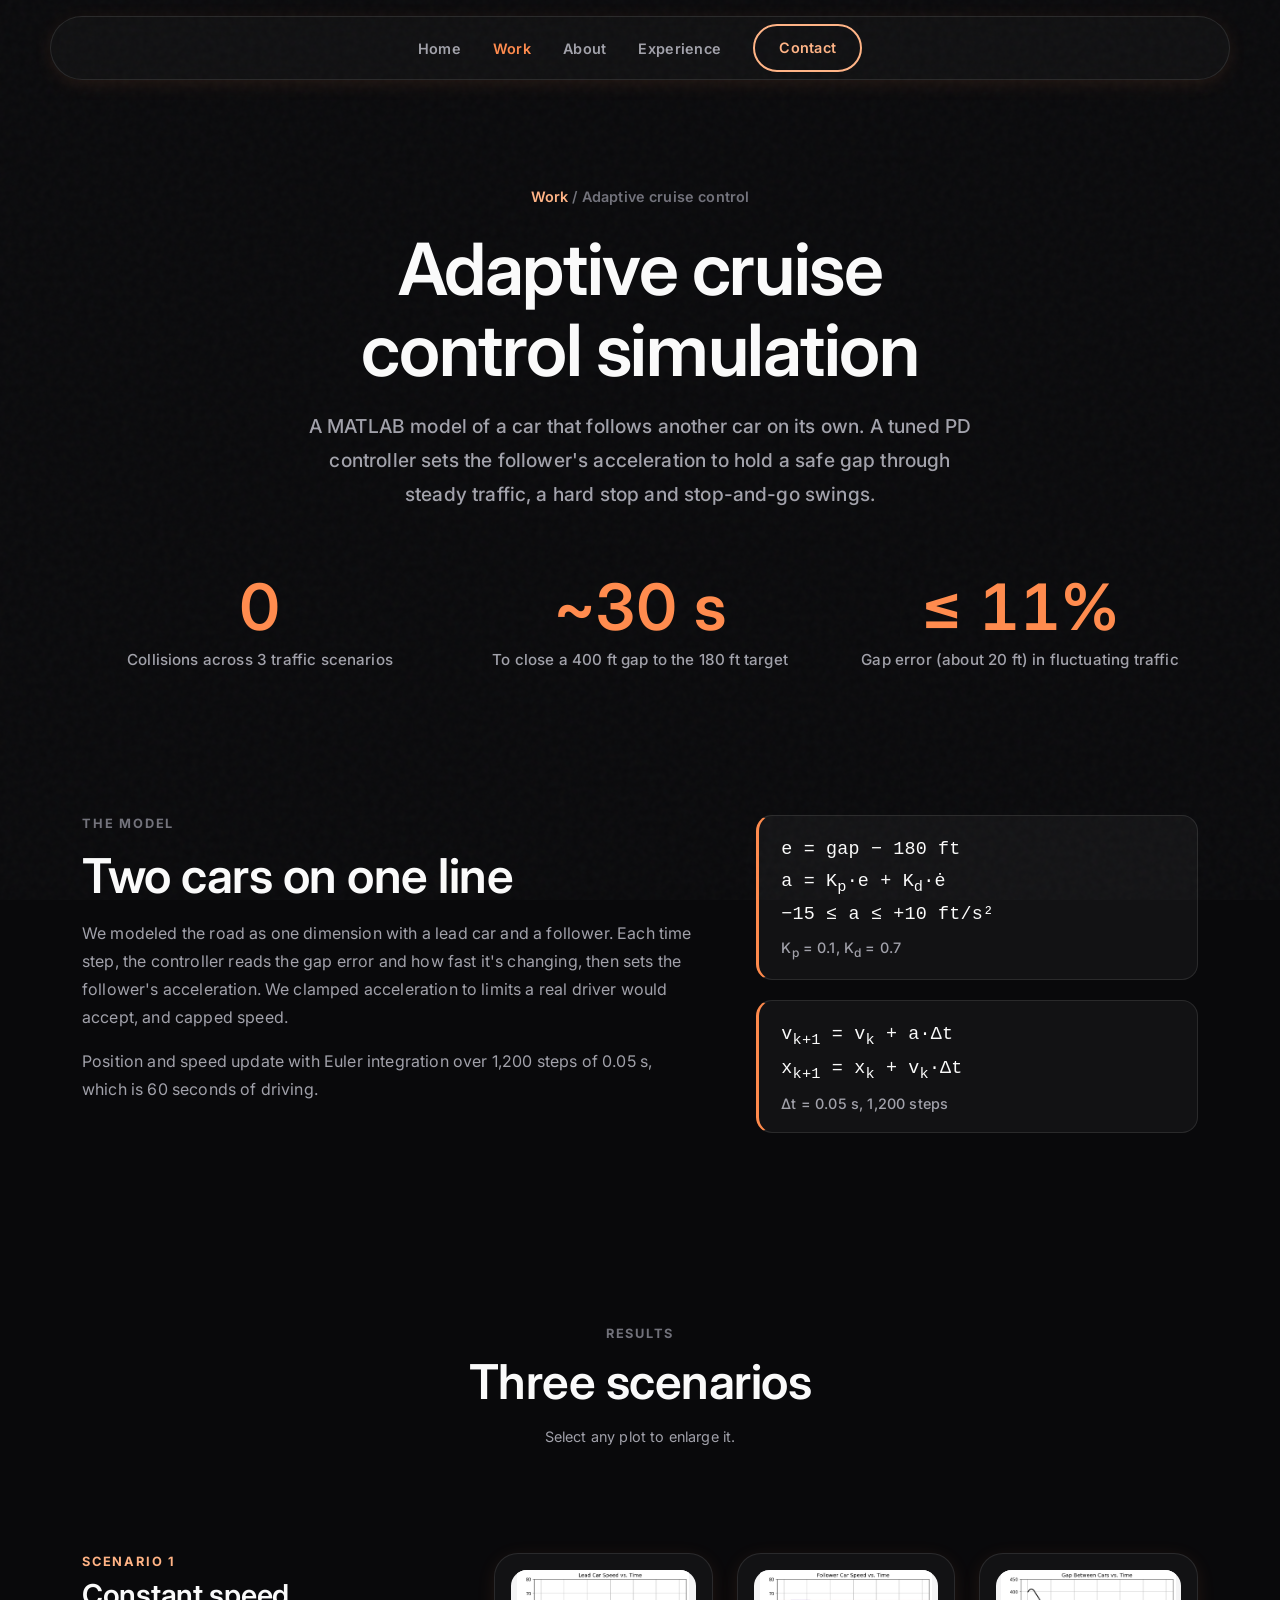
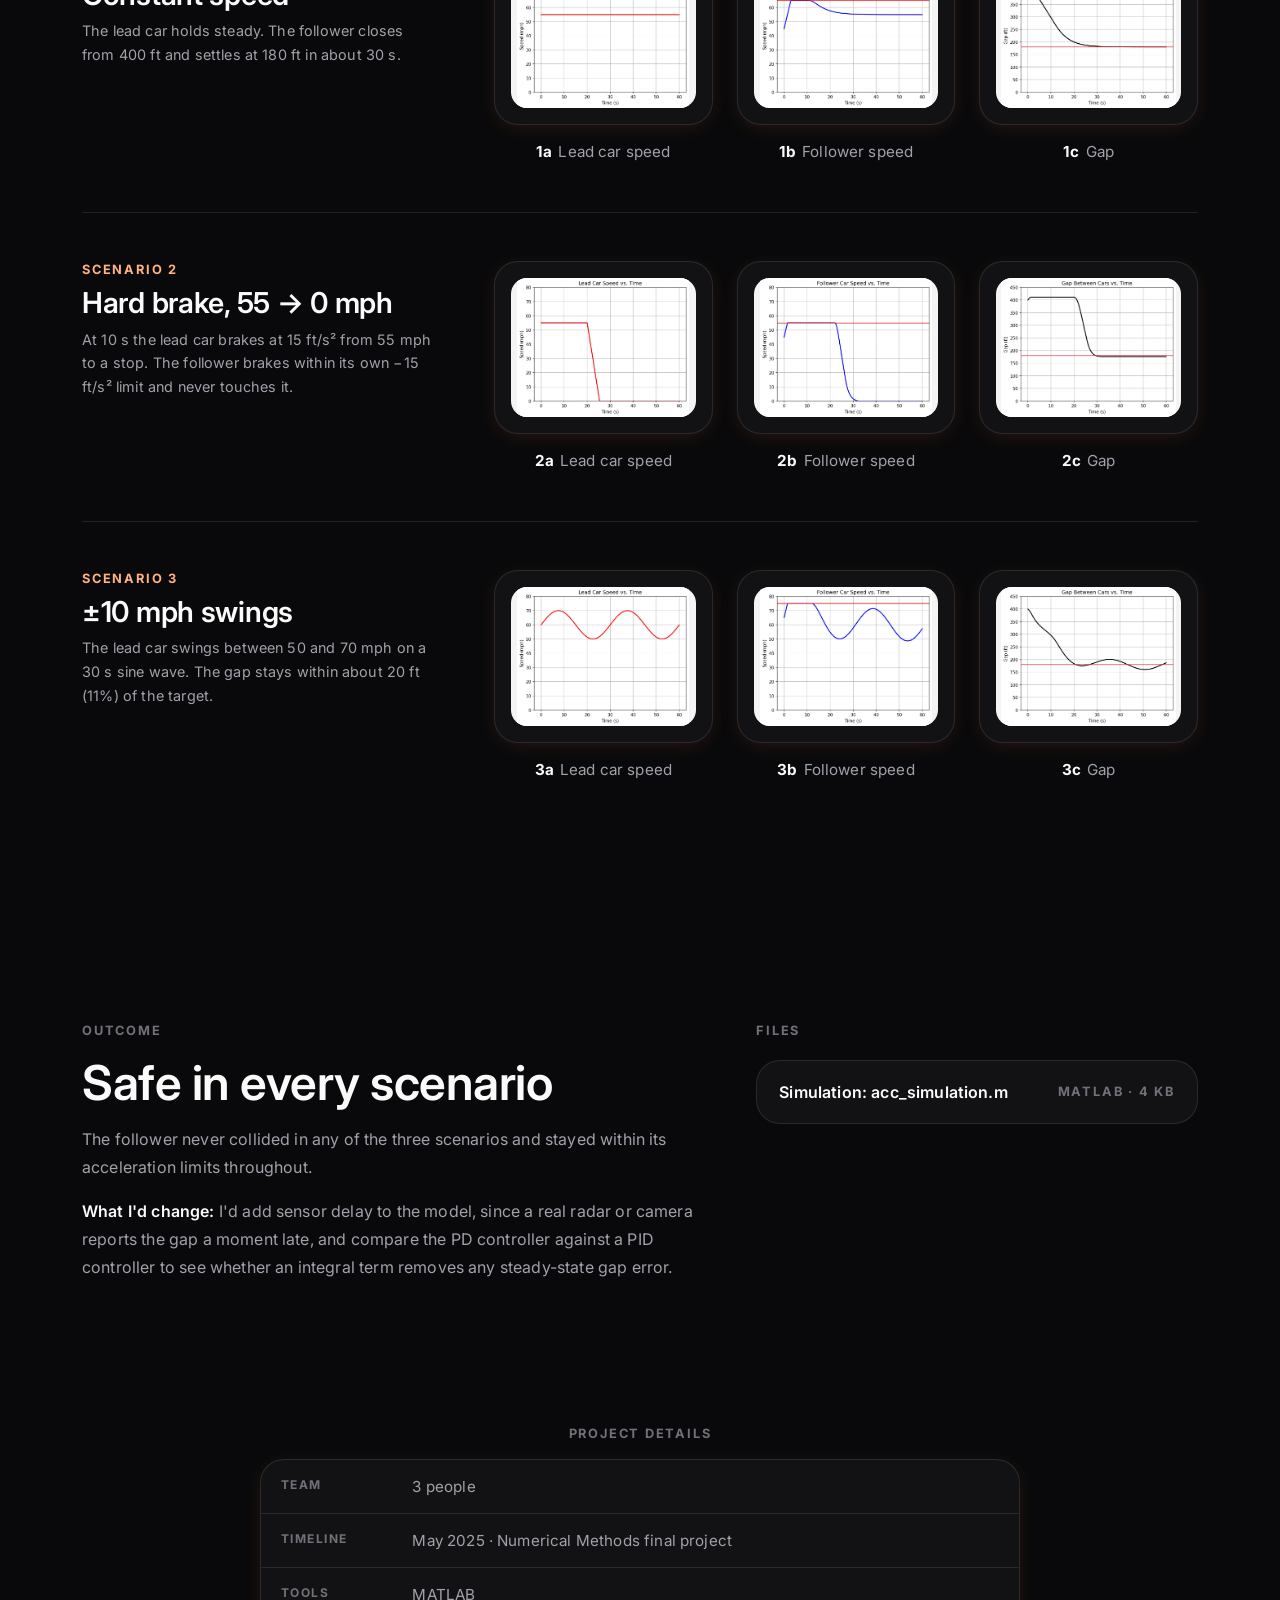
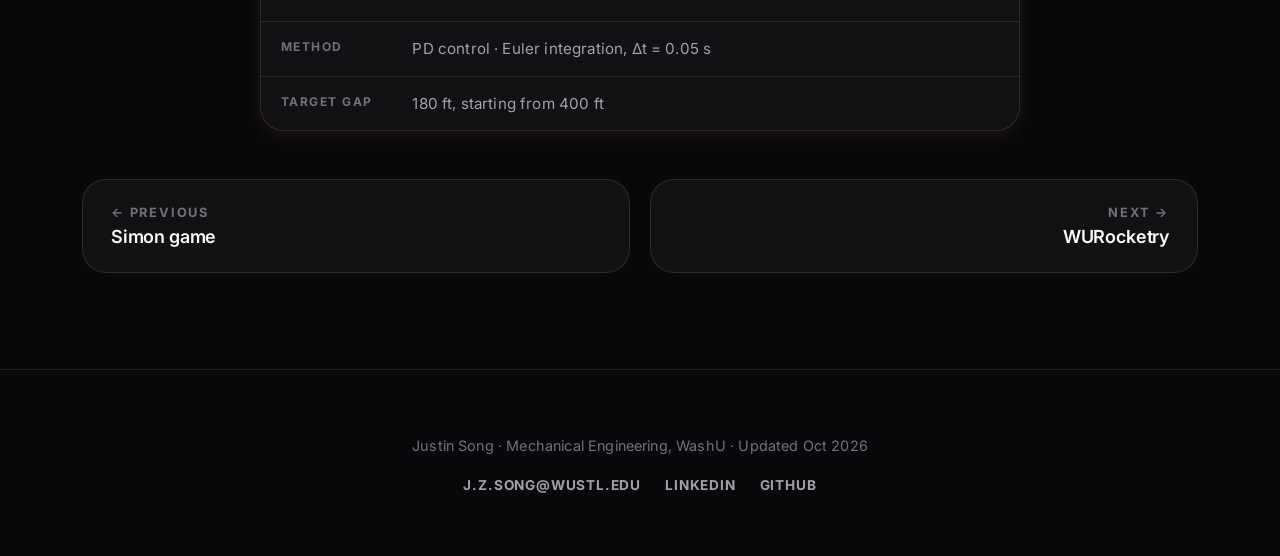
<file: pages/project-acc.html>
<!DOCTYPE html>
<html lang="en">
<head>
  <meta charset="utf-8">
  <meta name="viewport" content="width=device-width, initial-scale=1, viewport-fit=cover">
  <title>Adaptive Cruise Control · Justin Song</title>
  <meta name="description" content="Case study: a MATLAB adaptive cruise control simulation with a tuned PD controller. 0 collisions across three traffic scenarios.">
  <link rel="canonical" href="https://justinsong2048.github.io/pages/project-acc.html">
  <meta property="og:type" content="website">
  <meta property="og:site_name" content="Justin Song">
  <meta property="og:title" content="Adaptive Cruise Control · Justin Song">
  <meta property="og:description" content="Case study: a MATLAB adaptive cruise control simulation with a tuned PD controller. 0 collisions across three traffic scenarios.">
  <meta property="og:url" content="https://justinsong2048.github.io/pages/project-acc.html">
  <meta property="og:image" content="https://justinsong2048.github.io/assets/img/og-image.png">
  <meta property="og:image:width" content="1200">
  <meta property="og:image:height" content="630">
  <meta property="og:image:alt" content="Justin Song, Mechanical Engineering at WashU: rocketry hardware, mechanisms and quantum circuits">
  <meta name="twitter:card" content="summary_large_image">
  <link rel="icon" href="data:image/svg+xml,%3Csvg xmlns='http://www.w3.org/2000/svg' viewBox='0 0 32 32'%3E%3Crect width='32' height='32' rx='6' fill='%23FF8A4C'/%3E%3Ctext x='16' y='22' font-family='Arial' font-weight='700' font-size='15' fill='%2309090b' text-anchor='middle'%3EJS%3C/text%3E%3C/svg%3E">
  <link rel="preconnect" href="https://fonts.googleapis.com">
  <link rel="preconnect" href="https://fonts.gstatic.com" crossorigin>
  <link rel="stylesheet" href="https://fonts.googleapis.com/css2?family=Inter:wght@400;500;600;700;800&display=swap">
  <link rel="stylesheet" href="../assets/css/site.css">
</head>
<body>
  <a class="skip" href="#main">Skip to content</a>
  <header class="site-header">
    <div class="wrap">
      <a class="wordmark" href="../index.html">Justin Song</a>
      <button class="nav-toggle" type="button" aria-expanded="false" aria-controls="site-nav">Menu</button>
      <nav id="site-nav" class="site-nav" aria-label="Site">
        <ul>
          <li><a href="../index.html">Home</a></li>
          <li><a href="projects.html" aria-current="page">Work</a></li>
          <li><a href="about.html">About</a></li>
          <li><a href="experience.html">Experience</a></li>
          <li><a href="contact.html">Contact</a></li>
        </ul>
      </nav>
    </div>
  </header>

  <main id="main">
    <div class="wrap">
      <header class="case-head">
        <div class="prose">
          <p class="crumb"><a href="projects.html">Work</a> / Adaptive cruise control</p>
          <h1>Adaptive cruise control simulation</h1>
          <p class="lede">A MATLAB model of a car that follows another car on its own. A tuned PD controller sets the follower's acceleration to hold a safe gap through steady traffic, a hard stop and stop-and-go swings.</p>
        </div>
      </header>

      <div class="stats" aria-label="Key results">
        <div class="stat"><span class="stat-n">0</span><span class="stat-t">Collisions across 3 traffic scenarios</span></div>
        <div class="stat"><span class="stat-n">~30 s</span><span class="stat-t">To close a 400 ft gap to the 180 ft target</span></div>
        <div class="stat"><span class="stat-n">≤ 11%</span><span class="stat-t">Gap error (about 20 ft) in fluctuating traffic</span></div>
      </div>

      <section class="zone zone--first" aria-labelledby="model-title">
        <div class="split">
          <div class="prose">
            <span class="label">The model</span>
            <h2 id="model-title">Two cars on one line</h2>
            <p>We modeled the road as one dimension with a lead car and a follower. Each time step, the controller reads the gap error and how fast it's changing, then sets the follower's acceleration. We clamped acceleration to limits a real driver would accept, and capped speed.</p>
            <p>Position and speed update with Euler integration over 1,200 steps of 0.05 s, which is 60 seconds of driving.</p>
          </div>
          <div class="stack">
            <div class="equation">
              e = gap − 180 ft<br>
              a = K<sub>p</sub>·e + K<sub>d</sub>·ė<br>
              −15 ≤ a ≤ +10 ft/s²
              <small>K<sub>p</sub> = 0.1, K<sub>d</sub> = 0.7</small>
            </div>
            <div class="equation">
              v<sub>k+1</sub> = v<sub>k</sub> + a·Δt<br>
              x<sub>k+1</sub> = x<sub>k</sub> + v<sub>k</sub>·Δt
              <small>Δt = 0.05 s, 1,200 steps</small>
            </div>
          </div>
        </div>
      </section>

      <section class="zone" aria-labelledby="results-title">
        <div class="zone-head">
          <div>
            <span class="label">Results</span>
            <h2 id="results-title">Three scenarios</h2>
          </div>
          <p class="muted small">Select any plot to enlarge it.</p>
        </div>

        <div class="step">
          <div class="step-head"><span class="label label--accent">Scenario 1</span><h3>Constant speed</h3><p class="muted small">The lead car holds steady. The follower closes from 400 ft and settles at 180 ft in about 30 s.</p></div>
          <div class="step-body">
            <div class="gallery gallery--three">
              <figure class="figure">
                <button class="figure-frame" type="button" data-lightbox="../assets/img/acc/scenario1-lead-speed.webp" data-caption="Scenario 1 · Lead car speed."><img src="../assets/img/acc/scenario1-lead-speed.webp" width="843" height="678" alt="Scenario 1 lead car speed over time" loading="lazy"></button>
                <figcaption><b>1a</b>Lead car speed</figcaption>
              </figure>
              <figure class="figure">
                <button class="figure-frame" type="button" data-lightbox="../assets/img/acc/scenario1-follower-speed.webp" data-caption="Scenario 1 · Follower speed."><img src="../assets/img/acc/scenario1-follower-speed.webp" width="843" height="678" alt="Scenario 1 follower speed over time" loading="lazy"></button>
                <figcaption><b>1b</b>Follower speed</figcaption>
              </figure>
              <figure class="figure">
                <button class="figure-frame" type="button" data-lightbox="../assets/img/acc/scenario1-gap.webp" data-caption="Scenario 1 · Gap between the cars."><img src="../assets/img/acc/scenario1-gap.webp" width="856" height="678" alt="Scenario 1 gap between cars over time" loading="lazy"></button>
                <figcaption><b>1c</b>Gap</figcaption>
              </figure>
            </div>
          </div>
        </div>

        <div class="step">
          <div class="step-head"><span class="label label--accent">Scenario 2</span><h3>Hard brake, 55 → 0 mph</h3><p class="muted small">At 10 s the lead car brakes at 15 ft/s² from 55 mph to a stop. The follower brakes within its own −15 ft/s² limit and never touches it.</p></div>
          <div class="step-body">
            <div class="gallery gallery--three">
              <figure class="figure">
                <button class="figure-frame" type="button" data-lightbox="../assets/img/acc/scenario2-lead-speed.webp" data-caption="Scenario 2 · Lead car speed."><img src="../assets/img/acc/scenario2-lead-speed.webp" width="843" height="678" alt="Scenario 2 lead car speed over time" loading="lazy"></button>
                <figcaption><b>2a</b>Lead car speed</figcaption>
              </figure>
              <figure class="figure">
                <button class="figure-frame" type="button" data-lightbox="../assets/img/acc/scenario2-follower-speed.webp" data-caption="Scenario 2 · Follower speed."><img src="../assets/img/acc/scenario2-follower-speed.webp" width="843" height="678" alt="Scenario 2 follower speed over time" loading="lazy"></button>
                <figcaption><b>2b</b>Follower speed</figcaption>
              </figure>
              <figure class="figure">
                <button class="figure-frame" type="button" data-lightbox="../assets/img/acc/scenario2-gap.webp" data-caption="Scenario 2 · Gap between the cars."><img src="../assets/img/acc/scenario2-gap.webp" width="856" height="678" alt="Scenario 2 gap between cars over time" loading="lazy"></button>
                <figcaption><b>2c</b>Gap</figcaption>
              </figure>
            </div>
          </div>
        </div>

        <div class="step">
          <div class="step-head"><span class="label label--accent">Scenario 3</span><h3>±10 mph swings</h3><p class="muted small">The lead car swings between 50 and 70 mph on a 30 s sine wave. The gap stays within about 20 ft (11%) of the target.</p></div>
          <div class="step-body">
            <div class="gallery gallery--three">
              <figure class="figure">
                <button class="figure-frame" type="button" data-lightbox="../assets/img/acc/scenario3-lead-speed.webp" data-caption="Scenario 3 · Lead car speed."><img src="../assets/img/acc/scenario3-lead-speed.webp" width="843" height="678" alt="Scenario 3 lead car speed, a sine wave between 50 and 70 mph" loading="lazy"></button>
                <figcaption><b>3a</b>Lead car speed</figcaption>
              </figure>
              <figure class="figure">
                <button class="figure-frame" type="button" data-lightbox="../assets/img/acc/scenario3-follower-speed.webp" data-caption="Scenario 3 · Follower speed."><img src="../assets/img/acc/scenario3-follower-speed.webp" width="843" height="678" alt="Scenario 3 follower speed over time" loading="lazy"></button>
                <figcaption><b>3b</b>Follower speed</figcaption>
              </figure>
              <figure class="figure">
                <button class="figure-frame" type="button" data-lightbox="../assets/img/acc/scenario3-gap.webp" data-caption="Scenario 3 · Gap between the cars."><img src="../assets/img/acc/scenario3-gap.webp" width="856" height="678" alt="Scenario 3 gap between cars over time" loading="lazy"></button>
                <figcaption><b>3c</b>Gap</figcaption>
              </figure>
            </div>
          </div>
        </div>
      </section>

      <section class="zone" aria-labelledby="outcome-title">
        <div class="split">
          <div class="prose">
            <span class="label">Outcome</span>
            <h2 id="outcome-title">Safe in every scenario</h2>
            <p>The follower never collided in any of the three scenarios and stayed within its acceleration limits throughout.</p>
            <p><strong>What I'd change:</strong> I'd add sensor delay to the model, since a real radar or camera reports the gap a moment late, and compare the PD controller against a PID controller to see whether an integral term removes any steady-state gap error.</p>
          </div>
          <div class="stack">
            <span class="label">Files</span>
            <ul class="files">
              <li><a href="../assets/files/acc_simulation.m" target="_blank" rel="noopener"><span>Simulation: acc_simulation.m</span><span class="label">MATLAB · 4 KB</span></a></li>
            </ul>
          </div>
        </div>
      </section>

      <section class="details" aria-labelledby="details-title">
        <span class="label" id="details-title">Project details</span>
        <dl class="spec">
          <dt>Team</dt><dd>3 people</dd>
          <dt>Timeline</dt><dd>May 2025 · Numerical Methods final project</dd>
          <dt>Tools</dt><dd>MATLAB</dd>
          <dt>Method</dt><dd>PD control · Euler integration, Δt = 0.05 s</dd>
          <dt>Target gap</dt><dd>180 ft, starting from 400 ft</dd>
        </dl>
      </section>

      <nav class="pager" aria-label="More projects">
        <a href="project-simon.html"><span class="label">← Previous</span><h4>Simon game</h4></a>
        <a href="project-wurocketry.html"><span class="label">Next →</span><h4>WURocketry</h4></a>
      </nav>
    </div>
  </main>

  <footer class="site-footer">
    <div class="wrap">
      <span>Justin Song · Mechanical Engineering, WashU · Updated Oct 2026</span>
      <ul>
        <li><a href="mailto:j.z.song@wustl.edu">j.z.song@wustl.edu</a></li>
        <li><a href="https://www.linkedin.com/in/justin-z-song">LinkedIn</a></li>
        <li><a href="https://github.com/justinsong2048">GitHub</a></li>
      </ul>
    </div>
  </footer>
  <script src="../assets/js/site.js"></script>
</body>
</html>
</file>
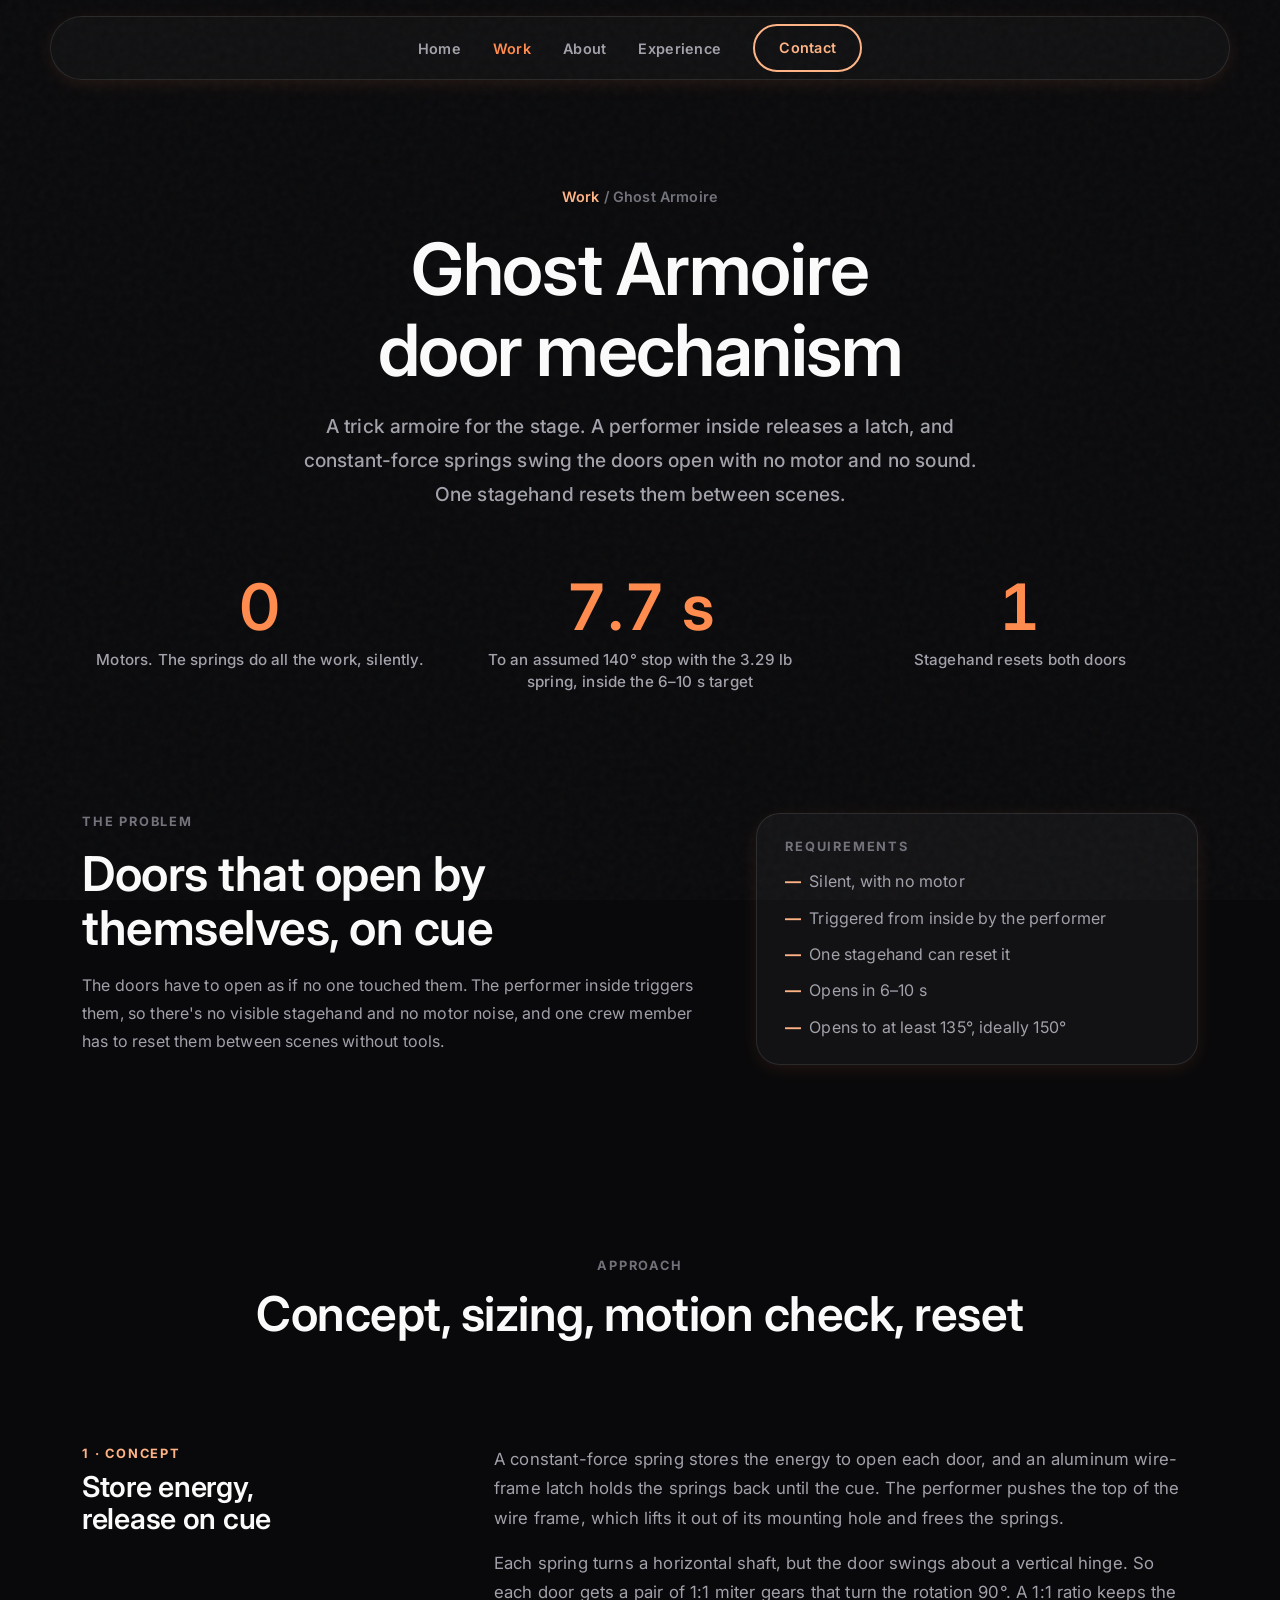
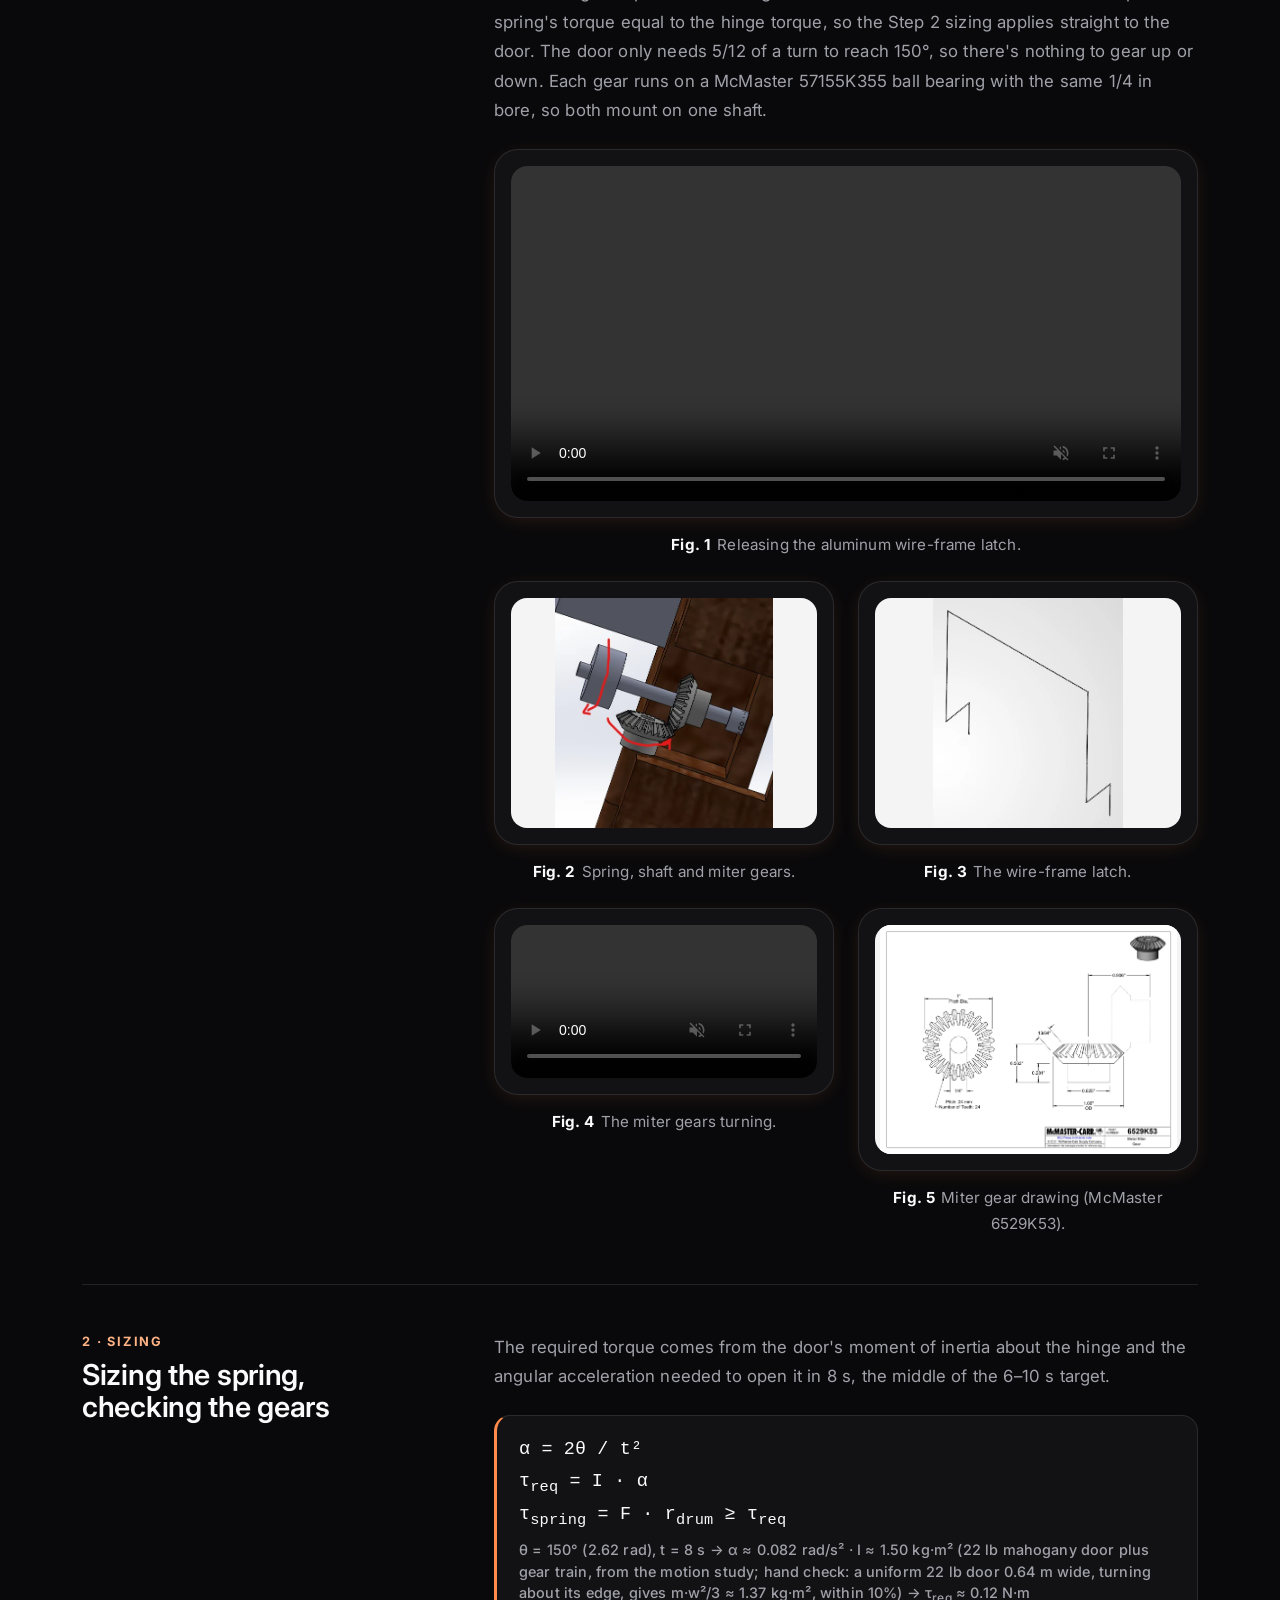
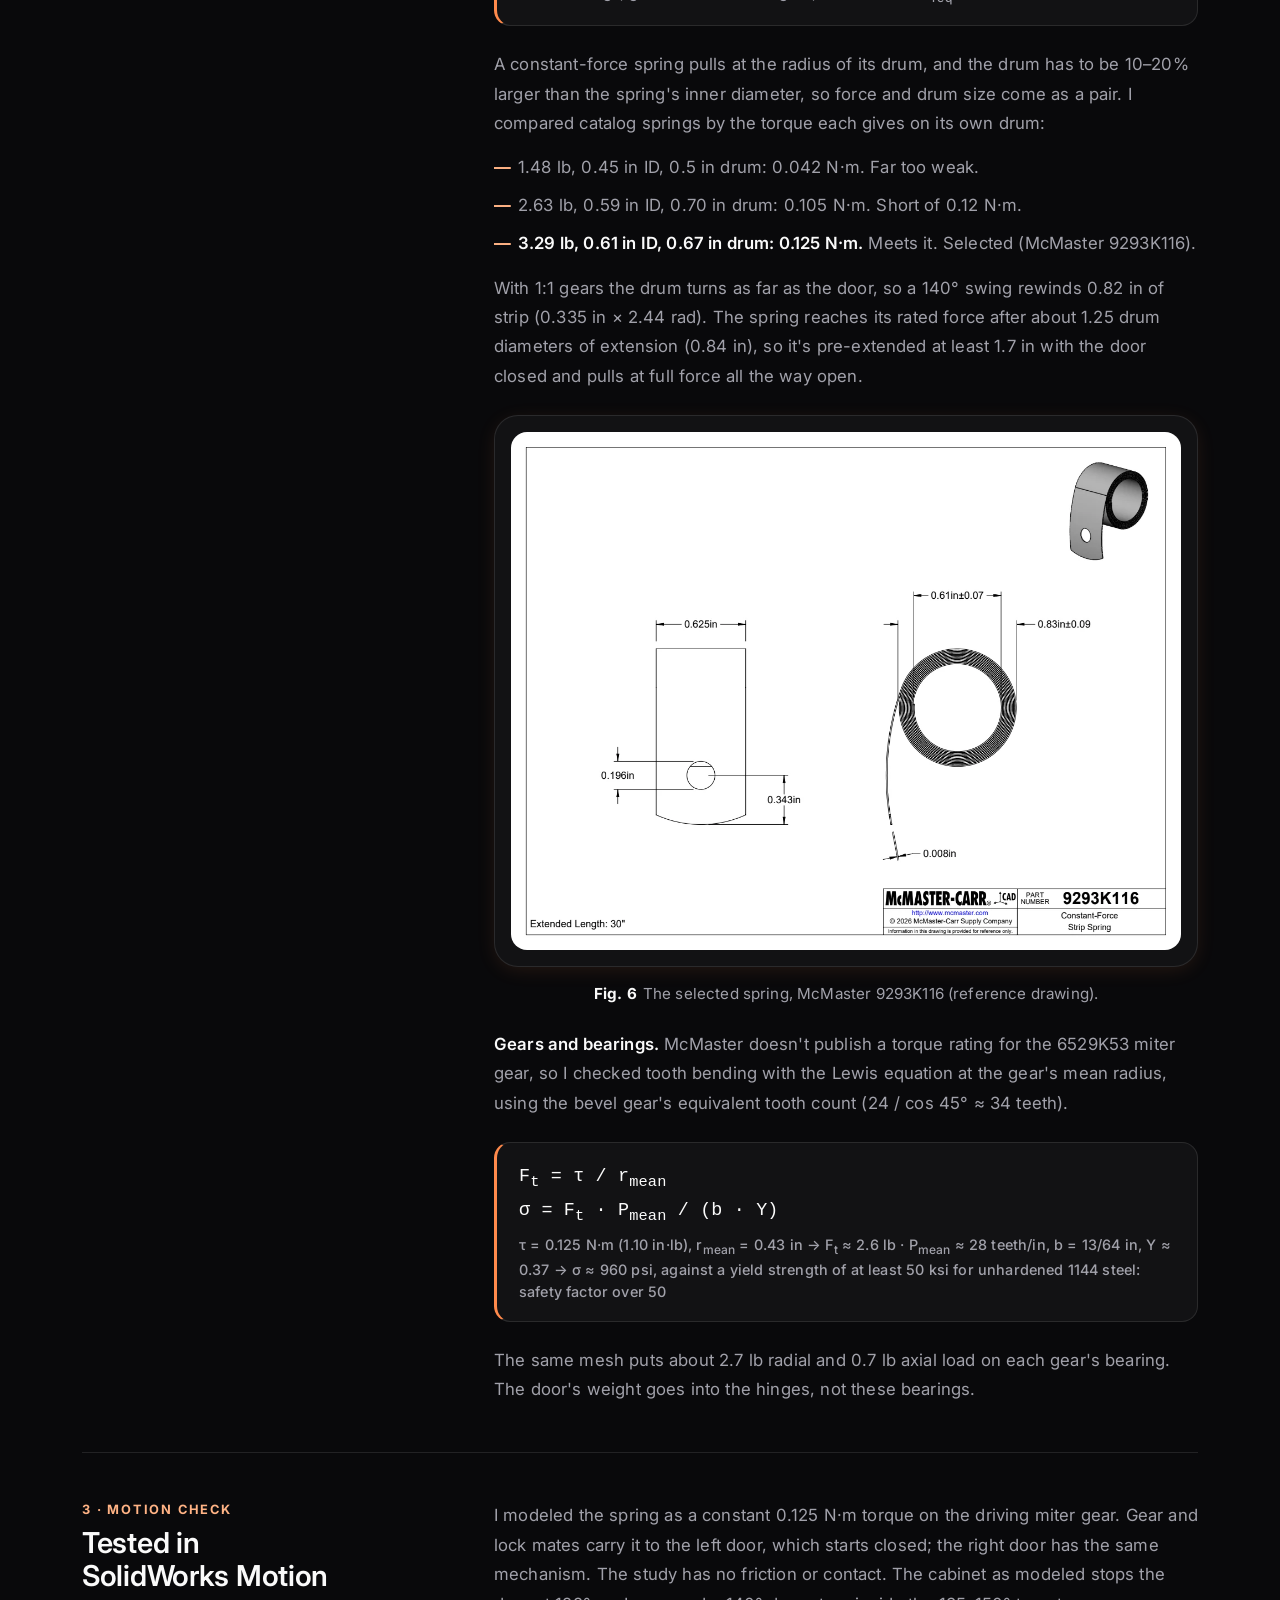
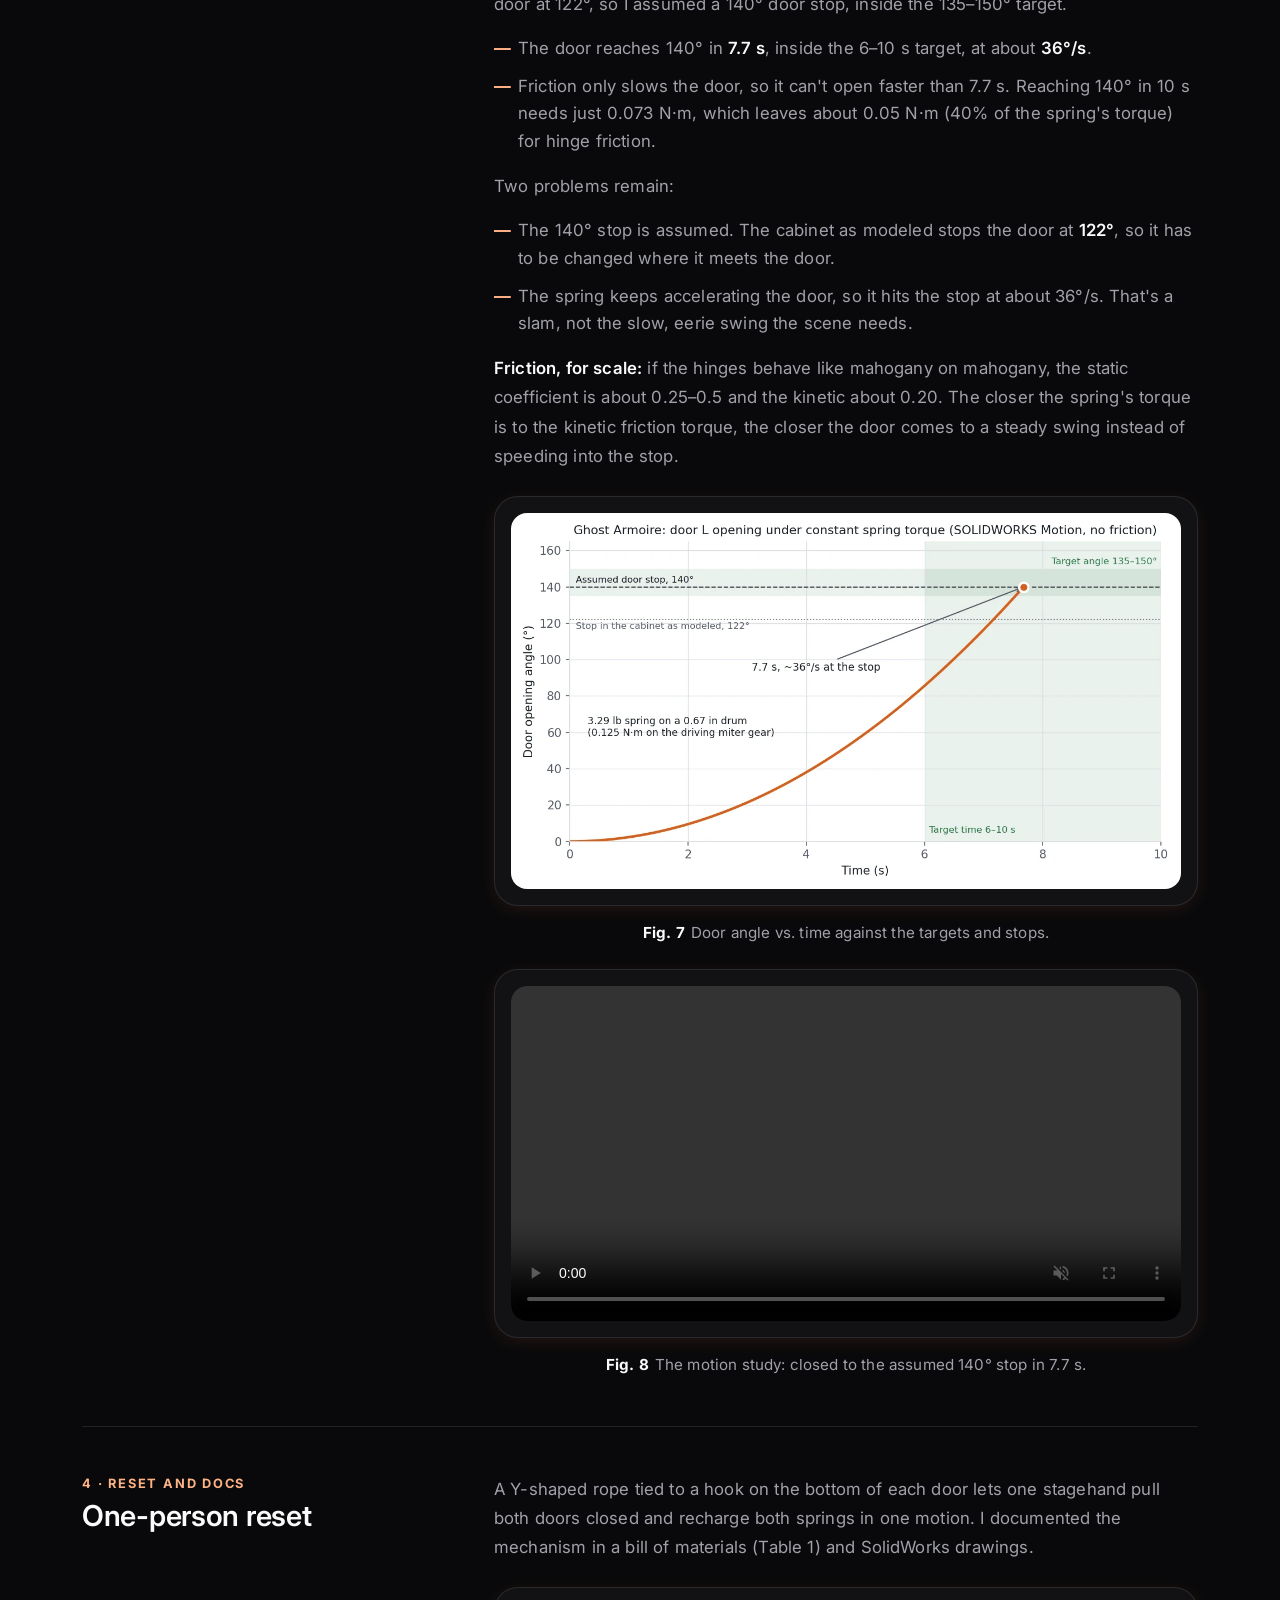
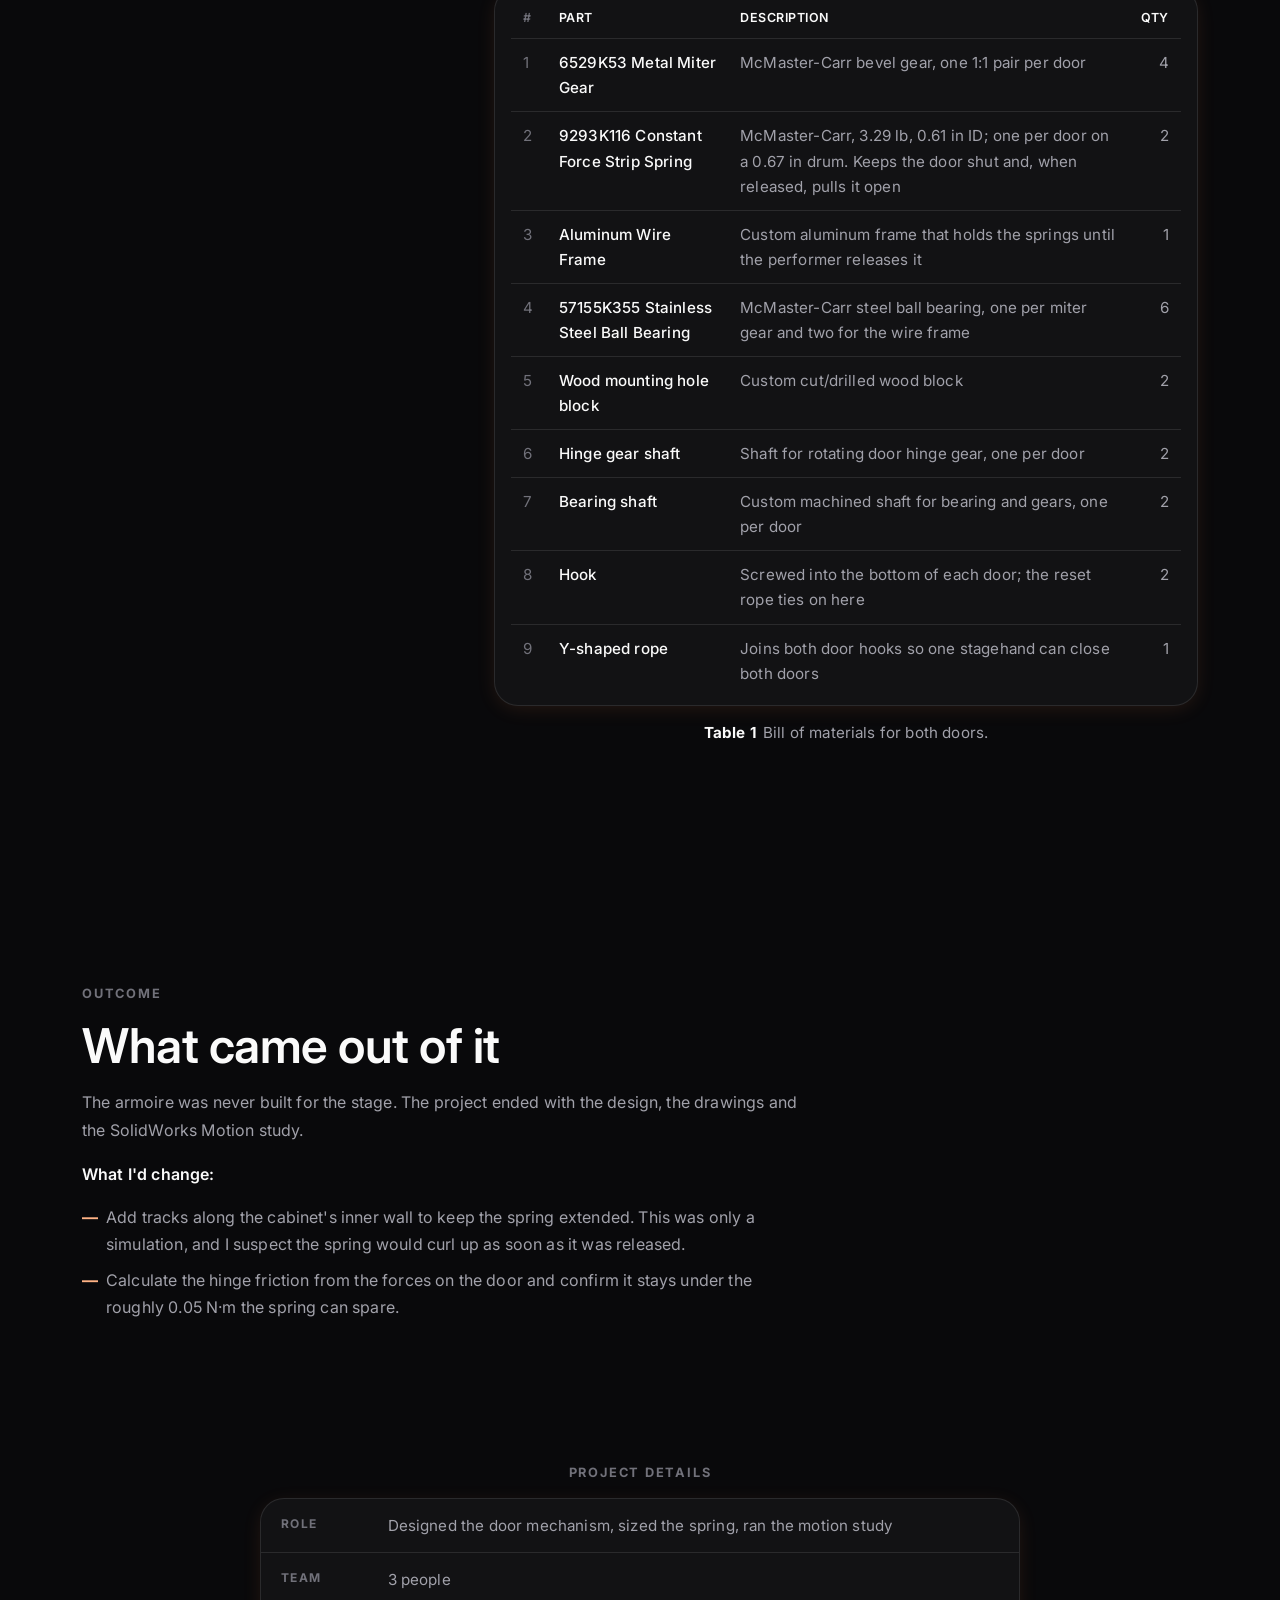
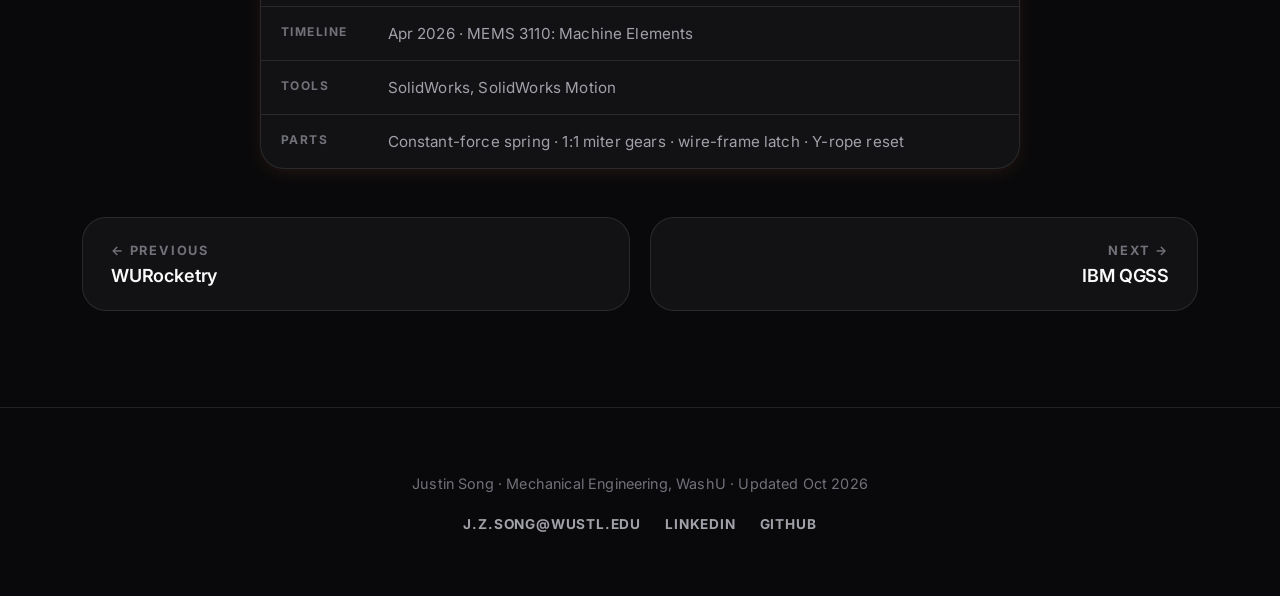
<file: pages/project-armoire.html>
<!DOCTYPE html>
<html lang="en">
<head>
  <meta charset="utf-8">
  <meta name="viewport" content="width=device-width, initial-scale=1, viewport-fit=cover">
  <title>Ghost Armoire Mechanism · Justin Song</title>
  <meta name="description" content="Case study: a silent, spring-driven door mechanism for a trick armoire set piece, sized from the door's inertia and verified in SolidWorks Motion.">
  <link rel="canonical" href="https://justinsong2048.github.io/pages/project-armoire.html">
  <meta property="og:type" content="website">
  <meta property="og:site_name" content="Justin Song">
  <meta property="og:title" content="Ghost Armoire Mechanism · Justin Song">
  <meta property="og:description" content="Case study: a silent, spring-driven door mechanism for a trick armoire set piece, sized from the door&#x27;s inertia and verified in SolidWorks Motion.">
  <meta property="og:url" content="https://justinsong2048.github.io/pages/project-armoire.html">
  <meta property="og:image" content="https://justinsong2048.github.io/assets/img/og-image.png">
  <meta property="og:image:width" content="1200">
  <meta property="og:image:height" content="630">
  <meta property="og:image:alt" content="Justin Song, Mechanical Engineering at WashU: rocketry hardware, mechanisms and quantum circuits">
  <meta name="twitter:card" content="summary_large_image">
  <link rel="icon" href="data:image/svg+xml,%3Csvg xmlns='http://www.w3.org/2000/svg' viewBox='0 0 32 32'%3E%3Crect width='32' height='32' rx='6' fill='%23FF8A4C'/%3E%3Ctext x='16' y='22' font-family='Arial' font-weight='700' font-size='15' fill='%2309090b' text-anchor='middle'%3EJS%3C/text%3E%3C/svg%3E">
  <link rel="preconnect" href="https://fonts.googleapis.com">
  <link rel="preconnect" href="https://fonts.gstatic.com" crossorigin>
  <link rel="stylesheet" href="https://fonts.googleapis.com/css2?family=Inter:wght@400;500;600;700;800&display=swap">
  <link rel="stylesheet" href="../assets/css/site.css">
</head>
<body>
  <a class="skip" href="#main">Skip to content</a>
  <header class="site-header">
    <div class="wrap">
      <a class="wordmark" href="../index.html">Justin Song</a>
      <button class="nav-toggle" type="button" aria-expanded="false" aria-controls="site-nav">Menu</button>
      <nav id="site-nav" class="site-nav" aria-label="Site">
        <ul>
          <li><a href="../index.html">Home</a></li>
          <li><a href="projects.html" aria-current="page">Work</a></li>
          <li><a href="about.html">About</a></li>
          <li><a href="experience.html">Experience</a></li>
          <li><a href="contact.html">Contact</a></li>
        </ul>
      </nav>
    </div>
  </header>

  <main id="main">
    <div class="wrap">
      <header class="case-head">
        <div class="prose">
          <p class="crumb"><a href="projects.html">Work</a> / Ghost Armoire</p>
          <h1>Ghost Armoire door mechanism</h1>
          <p class="lede">A trick armoire for the stage. A performer inside releases a latch, and constant-force springs swing the doors open with no motor and no sound. One stagehand resets them between scenes.</p>
        </div>
      </header>

      <div class="stats" aria-label="Key results">
        <div class="stat"><span class="stat-n">0</span><span class="stat-t">Motors. The springs do all the work, silently.</span></div>
        <div class="stat"><span class="stat-n">7.7 s</span><span class="stat-t">To an assumed 140° stop with the 3.29 lb spring, inside the 6–10 s target</span></div>
        <div class="stat"><span class="stat-n">1</span><span class="stat-t">Stagehand resets both doors</span></div>
      </div>

      <section class="zone" aria-labelledby="problem-title">
        <div class="split">
          <div class="prose">
            <span class="label">The problem</span>
            <h2 id="problem-title">Doors that open by themselves, on cue</h2>
            <p>The doors have to open as if no one touched them. The performer inside triggers them, so there's no visible stagehand and no motor noise, and one crew member has to reset them between scenes without tools.</p>
          </div>
          <div class="callout">
            <span class="label">Requirements</span>
            <ul>
              <li>Silent, with no motor</li>
              <li>Triggered from inside by the performer</li>
              <li>One stagehand can reset it</li>
              <li>Opens in 6–10 s</li>
              <li>Opens to at least 135°, ideally 150°</li>
            </ul>
          </div>
        </div>
      </section>

      <section class="zone" aria-labelledby="approach-title">
        <div class="zone-head">
          <div>
            <span class="label">Approach</span>
            <h2 id="approach-title">Concept, sizing, motion check, reset</h2>
          </div>
        </div>

        <div class="step">
          <div class="step-head"><span class="label label--accent">1 · Concept</span><h3>Store energy, release on cue</h3></div>
          <div class="step-body">
            <div class="prose">
              <p>A constant-force spring stores the energy to open each door, and an aluminum wire-frame latch holds the springs back until the cue. The performer pushes the top of the wire frame, which lifts it out of its mounting hole and frees the springs.</p>
              <p>Each spring turns a horizontal shaft, but the door swings about a vertical hinge. So each door gets a pair of 1:1 miter gears that turn the rotation 90°. A 1:1 ratio keeps the spring's torque equal to the hinge torque, so the Step 2 sizing applies straight to the door. The door only needs 5/12 of a turn to reach 150°, so there's nothing to gear up or down. Each gear runs on a McMaster 57155K355 ball bearing with the same 1/4 in bore, so both mount on one shaft.</p>
            </div>
            <figure class="figure">
              <div class="figure-frame">
                <video src="../assets/video/armoire-spring-lock.mp4" controls muted playsinline preload="metadata" aria-label="Demonstration of a user activating the aluminum wire-frame mechanism"></video>
              </div>
              <figcaption><b>Fig. 1</b>Releasing the aluminum wire-frame latch.</figcaption>
            </figure>
            <div class="gallery">
              <figure class="figure">
                <button class="figure-frame" type="button" data-lightbox="../assets/img/armoire/motion-analysis.webp" data-caption="Fig. 2 · Constant-force spring, shaft and miter gears. The arrows show how the rotation transfers.">
                  <img src="../assets/img/armoire/motion-analysis.webp" width="483" height="510" alt="CAD view of the constant-force spring on a shaft meshing through two bevel gears, with red arrows showing rotation" loading="lazy">
                </button>
                <figcaption><b>Fig. 2</b>Spring, shaft and miter gears.</figcaption>
              </figure>
              <figure class="figure">
                <button class="figure-frame" type="button" data-lightbox="../assets/img/armoire/wire-frame-latch.webp" data-caption="Fig. 3 · The aluminum wire-frame latch: two wire frames joined by a top bar. Pushing the top lifts the frame out of its mounting hole and releases the springs.">
                  <img src="../assets/img/armoire/wire-frame-latch.webp" width="455" height="551" alt="Isometric CAD view of the aluminum wire-frame latch: two Z-shaped wire frames standing upright, joined at their tops by a straight horizontal bar" loading="lazy">
                </button>
                <figcaption><b>Fig. 3</b>The wire-frame latch.</figcaption>
              </figure>
              <figure class="figure">
                <div class="figure-frame">
                  <video src="../assets/video/armoire-gears.mp4" controls muted playsinline preload="metadata" aria-label="Close-up animation of the miter gears turning"></video>
                </div>
                <figcaption><b>Fig. 4</b>The miter gears turning.</figcaption>
              </figure>
              <figure class="figure">
                <button class="figure-frame" type="button" data-lightbox="../assets/img/armoire/miter-gear-6529K53.webp" data-caption="Fig. 5 · McMaster-Carr reference drawing of the miter gear (6529K53): 24 teeth, 24 pitch, 1 in pitch diameter, 13/64 in face width, 1/4 in bore.">
                  <img src="../assets/img/armoire/miter-gear-6529K53.webp" width="1210" height="935" alt="McMaster-Carr drawing of miter gear 6529K53: 24 teeth, 1 inch pitch diameter, 1.06 inch outside diameter, 13/64 inch face width, 1/4 inch bore, 0.625 inch hub" loading="lazy">
                </button>
                <figcaption><b>Fig. 5</b>Miter gear drawing (McMaster 6529K53).</figcaption>
              </figure>
            </div>
          </div>
        </div>

        <div class="step">
          <div class="step-head"><span class="label label--accent">2 · Sizing</span><h3>Sizing the spring, checking the gears</h3></div>
          <div class="step-body">
            <div class="prose">
              <p>The required torque comes from the door's moment of inertia about the hinge and the angular acceleration needed to open it in 8 s, the middle of the 6–10 s target.</p>
            </div>
            <div class="equation">
              α = 2θ / t²<br>
              τ<sub>req</sub> = I · α<br>
              τ<sub>spring</sub> = F · r<sub>drum</sub> ≥ τ<sub>req</sub>
              <small>θ = 150° (2.62 rad), t = 8 s → α ≈ 0.082 rad/s² · I ≈ 1.50 kg·m² (22 lb mahogany door plus gear train, from the motion study; hand check: a uniform 22 lb door 0.64 m wide, turning about its edge, gives m·w²/3 ≈ 1.37 kg·m², within 10%) → τ<sub>req</sub> ≈ 0.12 N·m</small>
            </div>
            <div class="prose">
              <p>A constant-force spring pulls at the radius of its drum, and the drum has to be 10–20% larger than the spring's inner diameter, so force and drum size come as a pair. I compared catalog springs by the torque each gives on its own drum:</p>
              <ul>
                <li>1.48 lb, 0.45 in ID, 0.5 in drum: 0.042 N·m. Far too weak.</li>
                <li>2.63 lb, 0.59 in ID, 0.70 in drum: 0.105 N·m. Short of 0.12 N·m.</li>
                <li><strong>3.29 lb, 0.61 in ID, 0.67 in drum: 0.125 N·m.</strong> Meets it. Selected (McMaster 9293K116).</li>
              </ul>
              <p>With 1:1 gears the drum turns as far as the door, so a 140° swing rewinds 0.82 in of strip (0.335 in × 2.44 rad). The spring reaches its rated force after about 1.25 drum diameters of extension (0.84 in), so it's pre-extended at least 1.7 in with the door closed and pulls at full force all the way open.</p>
            </div>
            <figure class="figure">
              <button class="figure-frame" type="button" data-lightbox="../assets/img/armoire/constant-force-spring-9293K116.webp" data-caption="Fig. 6 · McMaster-Carr reference drawing of the selected spring (9293K116): 0.625 in wide, 0.008 in thick, 0.61 in ID, 0.83 in OD, 30 in extended length.">
                <img src="../assets/img/armoire/constant-force-spring-9293K116.webp" width="1210" height="935" alt="McMaster-Carr drawing of constant-force strip spring 9293K116: strip 0.625 inches wide and 0.008 inches thick with a 0.196 inch end hole, coil inner diameter 0.61 inches and outer diameter 0.83 inches, extended length 30 inches" loading="lazy">
              </button>
              <figcaption><b>Fig. 6</b>The selected spring, McMaster 9293K116 (reference drawing).</figcaption>
            </figure>
            <div class="prose">
              <p><strong>Gears and bearings.</strong> McMaster doesn't publish a torque rating for the 6529K53 miter gear, so I checked tooth bending with the Lewis equation at the gear's mean radius, using the bevel gear's equivalent tooth count (24 / cos 45° ≈ 34 teeth).</p>
            </div>
            <div class="equation">
              F<sub>t</sub> = τ / r<sub>mean</sub><br>
              σ = F<sub>t</sub> · P<sub>mean</sub> / (b · Y)
              <small>τ = 0.125 N·m (1.10 in·lb), r<sub>mean</sub> = 0.43 in → F<sub>t</sub> ≈ 2.6 lb · P<sub>mean</sub> ≈ 28 teeth/in, b = 13/64 in, Y ≈ 0.37 → σ ≈ 960 psi, against a yield strength of at least 50 ksi for unhardened 1144 steel: safety factor over 50</small>
            </div>
            <div class="prose">
              <p>The same mesh puts about 2.7 lb radial and 0.7 lb axial load on each gear's bearing. The door's weight goes into the hinges, not these bearings.</p>
            </div>
          </div>
        </div>

        <div class="step">
          <div class="step-head"><span class="label label--accent">3 · Motion check</span><h3>Tested in SolidWorks Motion</h3></div>
          <div class="step-body">
            <div class="prose">
              <p>I modeled the spring as a constant 0.125 N·m torque on the driving miter gear. Gear and lock mates carry it to the left door, which starts closed; the right door has the same mechanism. The study has no friction or contact. The cabinet as modeled stops the door at 122°, so I assumed a 140° door stop, inside the 135–150° target.</p>
              <ul>
                <li>The door reaches 140° in <strong>7.7 s</strong>, inside the 6–10 s target, at about <strong>36°/s</strong>.</li>
                <li>Friction only slows the door, so it can't open faster than 7.7 s. Reaching 140° in 10 s needs just 0.073 N·m, which leaves about 0.05 N·m (40% of the spring's torque) for hinge friction.</li>
              </ul>
              <p>Two problems remain:</p>
              <ul>
                <li>The 140° stop is assumed. The cabinet as modeled stops the door at <strong>122°</strong>, so it has to be changed where it meets the door.</li>
                <li>The spring keeps accelerating the door, so it hits the stop at about 36°/s. That's a slam, not the slow, eerie swing the scene needs.</li>
              </ul>
              <p><strong>Friction, for scale:</strong> if the hinges behave like mahogany on mahogany, the static coefficient is about 0.25–0.5 and the kinetic about 0.20. The closer the spring's torque is to the kinetic friction torque, the closer the door comes to a steady swing instead of speeding into the stop.</p>
            </div>
            <figure class="figure">
              <button class="figure-frame" type="button" data-lightbox="../assets/img/armoire/door-angle-vs-time.webp" data-caption="Fig. 7 · Door angle vs. time for the 3.29 lb spring on a 0.67 in drum (0.125 N·m), against the 6–10 s and 135–150° targets, the assumed 140° stop and the 122° stop in the cabinet as modeled.">
                <img src="../assets/img/armoire/door-angle-vs-time.webp" width="1200" height="675" alt="Plot of door opening angle versus time for the 3.29 lb spring on a 0.67 inch drum, starting from closed: the door reaches the assumed 140 degree stop at 7.7 seconds at about 36 degrees per second, inside the 6 to 10 second and 135 to 150 degree target bands; a dotted line marks the 122 degree stop in the cabinet as modeled" loading="lazy">
              </button>
              <figcaption><b>Fig. 7</b>Door angle vs. time against the targets and stops.</figcaption>
            </figure>
            <figure class="figure">
              <div class="figure-frame">
                <video src="../assets/video/armoire-motion-study-3p29lb.mp4" controls muted playsinline preload="metadata" aria-label="Isometric SolidWorks Motion study with the 3.29 lb spring: 0.125 N·m on the driving miter gear swings door L open from closed to 140 degrees in 7.7 seconds"></video>
              </div>
              <figcaption><b>Fig. 8</b>The motion study: closed to the assumed 140° stop in 7.7 s.</figcaption>
            </figure>
          </div>
        </div>

        <div class="step">
          <div class="step-head"><span class="label label--accent">4 · Reset and docs</span><h3>One-person reset</h3></div>
          <div class="step-body">
            <div class="prose">
              <p>A Y-shaped rope tied to a hook on the bottom of each door lets one stagehand pull both doors closed and recharge both springs in one motion. I documented the mechanism in a bill of materials (Table 1) and SolidWorks drawings.</p>
            </div>
            <figure class="figure">
              <div class="figure-frame table-frame">
                <table class="bom">
                  <thead>
                    <tr><th scope="col">#</th><th scope="col">Part</th><th scope="col">Description</th><th scope="col" class="qty">Qty</th></tr>
                  </thead>
                  <tbody>
                    <tr><td>1</td><td class="part">6529K53 Metal Miter Gear</td><td>McMaster-Carr bevel gear, one 1:1 pair per door</td><td class="qty">4</td></tr>
                    <tr><td>2</td><td class="part">9293K116 Constant Force Strip Spring</td><td>McMaster-Carr, 3.29 lb, 0.61 in ID; one per door on a 0.67 in drum. Keeps the door shut and, when released, pulls it open</td><td class="qty">2</td></tr>
                    <tr><td>3</td><td class="part">Aluminum Wire Frame</td><td>Custom aluminum frame that holds the springs until the performer releases it</td><td class="qty">1</td></tr>
                    <tr><td>4</td><td class="part">57155K355 Stainless Steel Ball Bearing</td><td>McMaster-Carr steel ball bearing, one per miter gear and two for the wire frame</td><td class="qty">6</td></tr>
                    <tr><td>5</td><td class="part">Wood mounting hole block</td><td>Custom cut/drilled wood block</td><td class="qty">2</td></tr>
                    <tr><td>6</td><td class="part">Hinge gear shaft</td><td>Shaft for rotating door hinge gear, one per door</td><td class="qty">2</td></tr>
                    <tr><td>7</td><td class="part">Bearing shaft</td><td>Custom machined shaft for bearing and gears, one per door</td><td class="qty">2</td></tr>
                    <tr><td>8</td><td class="part">Hook</td><td>Screwed into the bottom of each door; the reset rope ties on here</td><td class="qty">2</td></tr>
                    <tr><td>9</td><td class="part">Y-shaped rope</td><td>Joins both door hooks so one stagehand can close both doors</td><td class="qty">1</td></tr>
                  </tbody>
                </table>
              </div>
              <figcaption><b>Table 1</b>Bill of materials for both doors.</figcaption>
            </figure>
          </div>
        </div>
      </section>

      <section class="zone" aria-labelledby="outcome-title">
        <div class="prose">
          <span class="label">Outcome</span>
          <h2 id="outcome-title">What came out of it</h2>
          <p>The armoire was never built for the stage. The project ended with the design, the drawings and the SolidWorks Motion study.</p>
          <p><strong>What I'd change:</strong></p>
          <ul>
            <li>Add tracks along the cabinet's inner wall to keep the spring extended. This was only a simulation, and I suspect the spring would curl up as soon as it was released.</li>
            <li>Calculate the hinge friction from the forces on the door and confirm it stays under the roughly 0.05 N·m the spring can spare.</li>
          </ul>
        </div>
      </section>

      <section class="details" aria-labelledby="details-title">
        <span class="label" id="details-title">Project details</span>
        <dl class="spec">
          <dt>Role</dt><dd>Designed the door mechanism, sized the spring, ran the motion study</dd>
          <dt>Team</dt><dd>3 people</dd>
          <dt>Timeline</dt><dd>Apr 2026 · MEMS 3110: Machine Elements</dd>
          <dt>Tools</dt><dd>SolidWorks, SolidWorks Motion</dd>
          <dt>Parts</dt><dd>Constant-force spring · 1:1 miter gears · wire-frame latch · Y-rope reset</dd>
        </dl>
      </section>

      <nav class="pager" aria-label="More projects">
        <a href="project-wurocketry.html"><span class="label">← Previous</span><h4>WURocketry</h4></a>
        <a href="project-qgss.html"><span class="label">Next →</span><h4>IBM QGSS</h4></a>
      </nav>
    </div>
  </main>

  <footer class="site-footer">
    <div class="wrap">
      <span>Justin Song · Mechanical Engineering, WashU · Updated Oct 2026</span>
      <ul>
        <li><a href="mailto:j.z.song@wustl.edu">j.z.song@wustl.edu</a></li>
        <li><a href="https://www.linkedin.com/in/justin-z-song">LinkedIn</a></li>
        <li><a href="https://github.com/justinsong2048">GitHub</a></li>
      </ul>
    </div>
  </footer>
  <script src="../assets/js/site.js"></script>
</body>
</html>
</file>
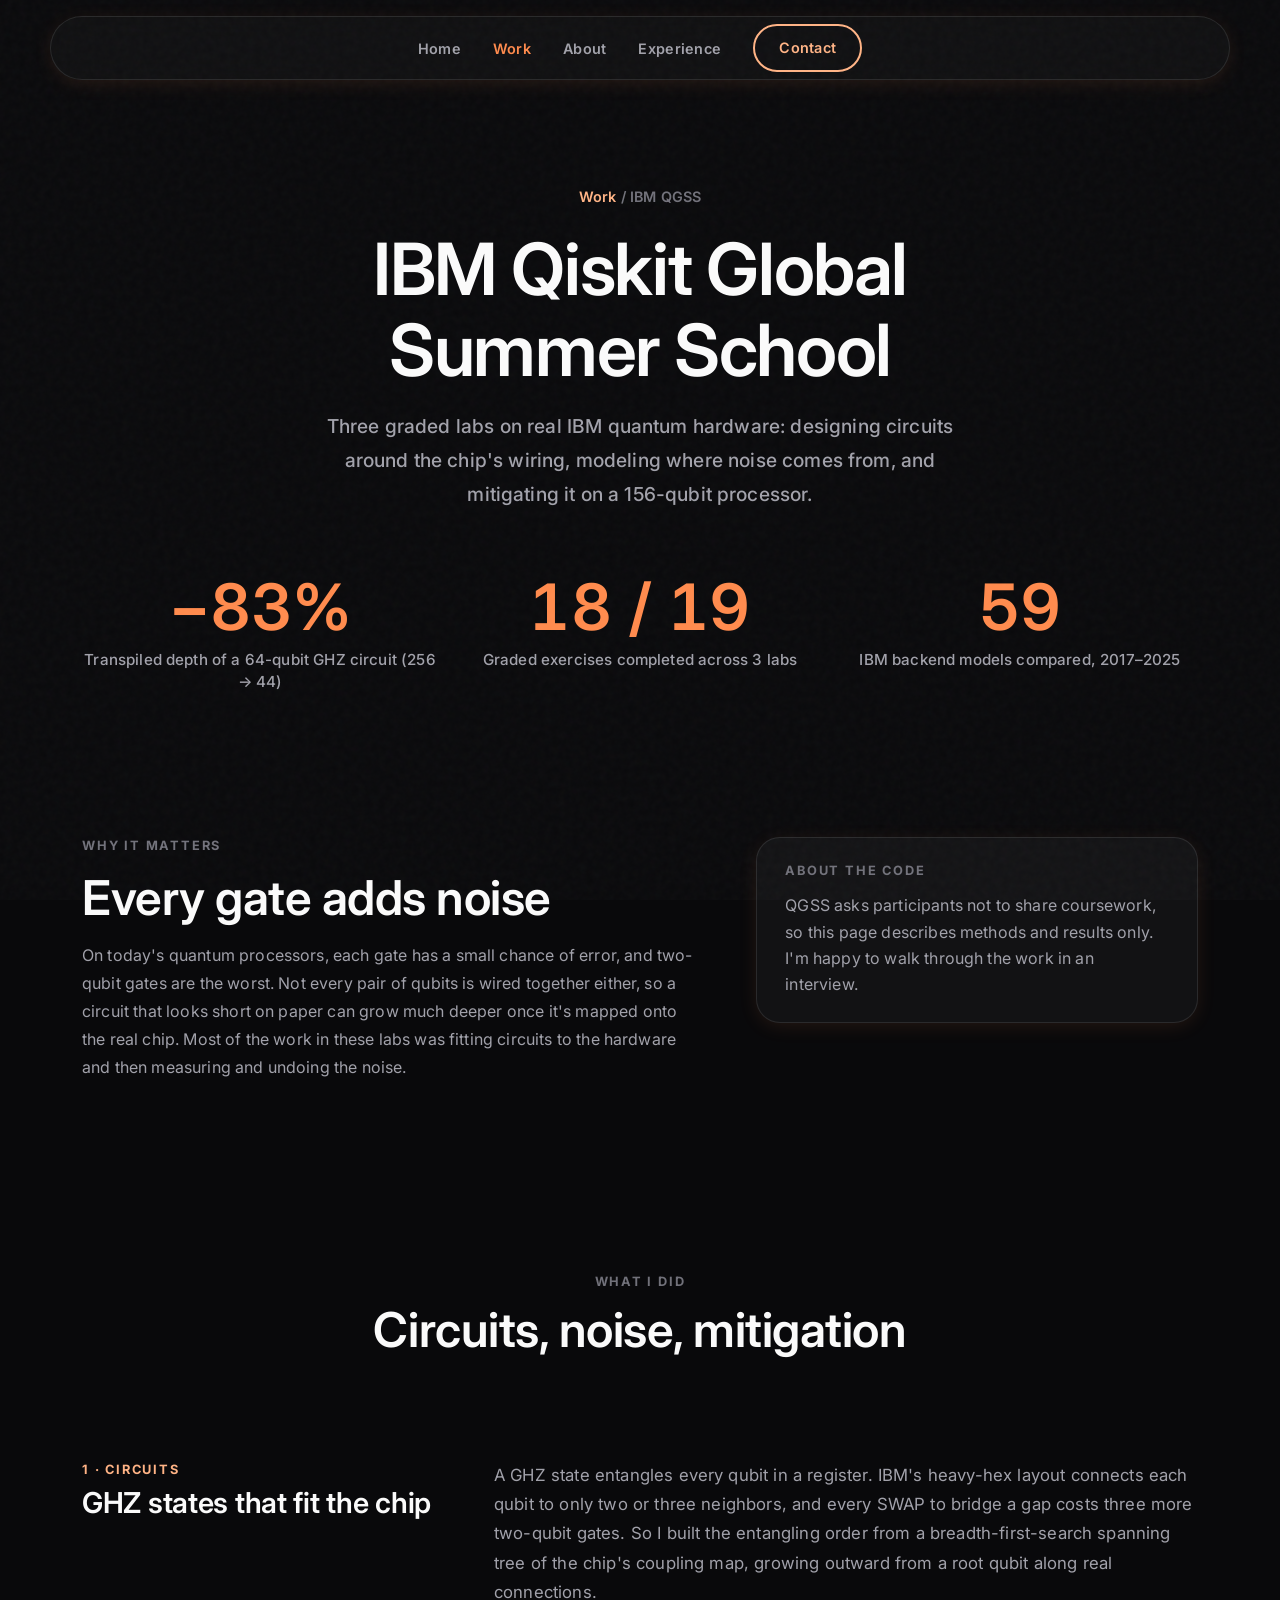
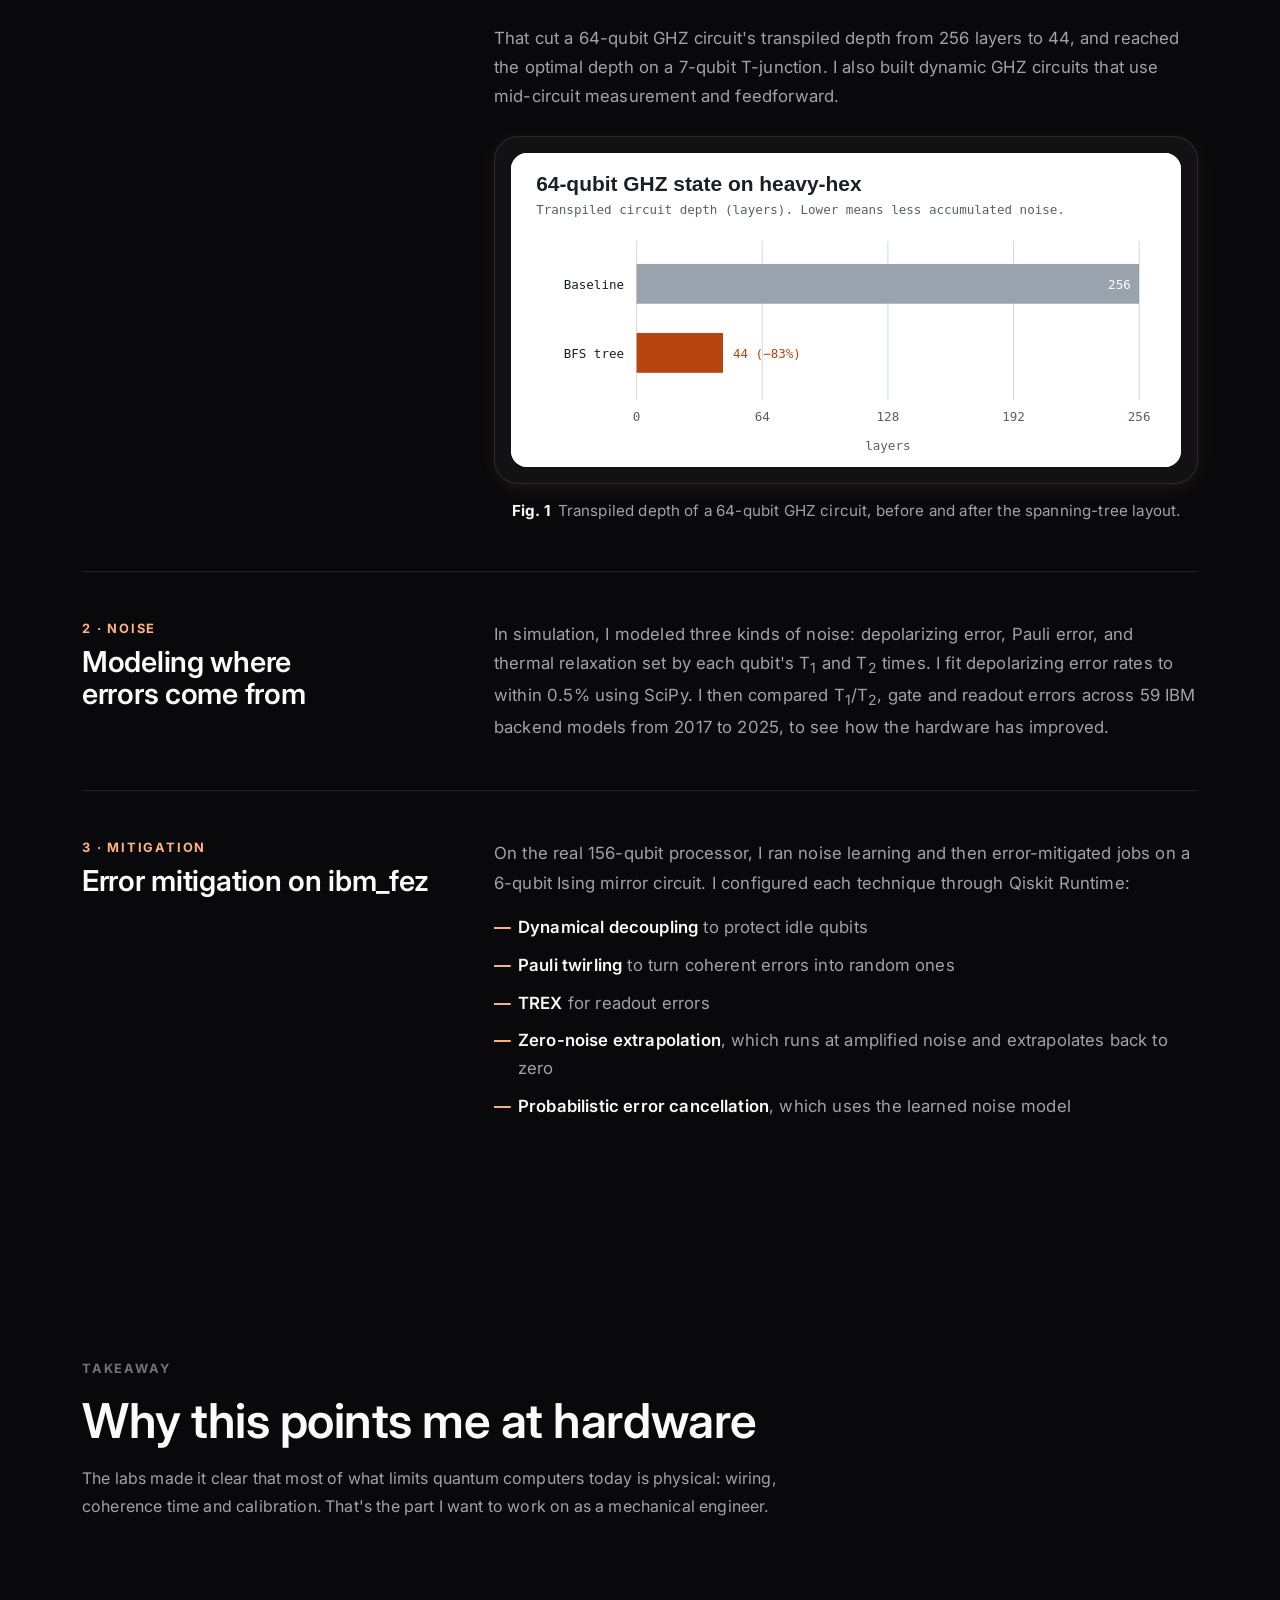
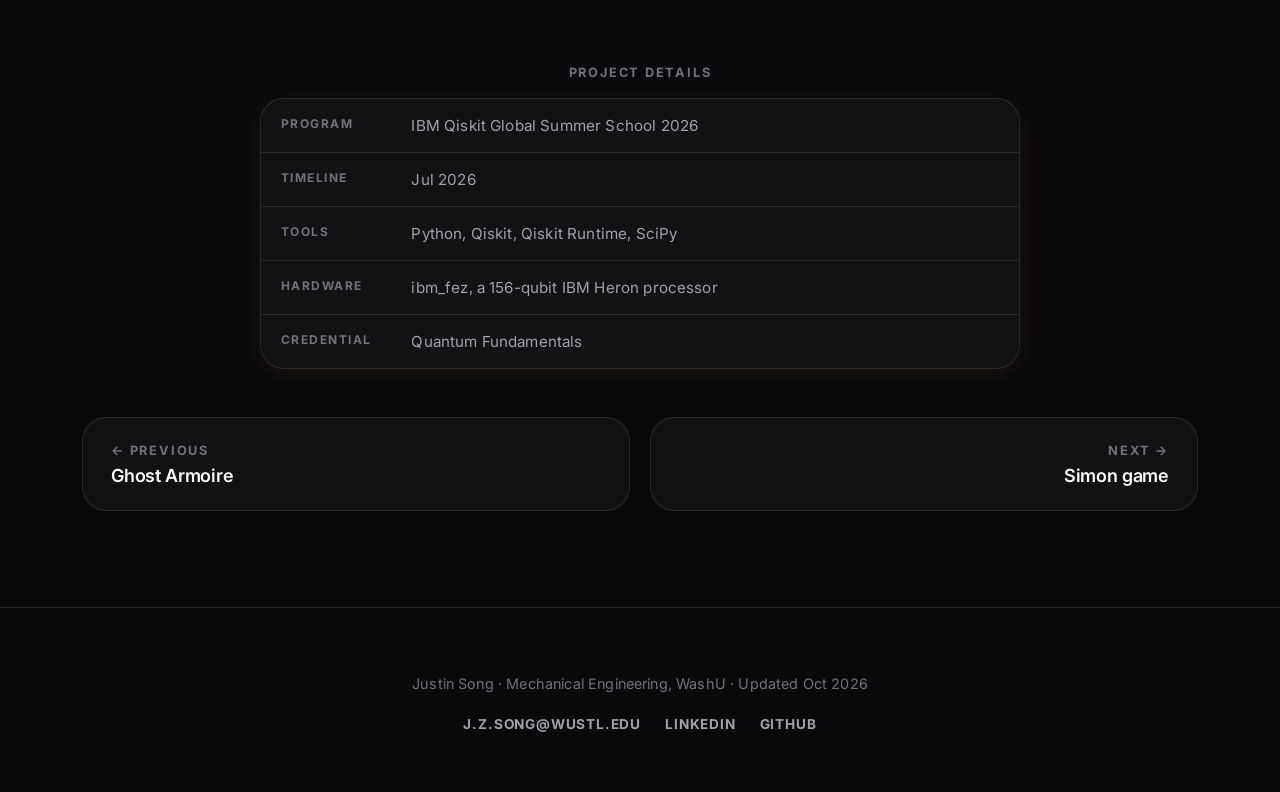
<file: pages/project-qgss.html>
<!DOCTYPE html>
<html lang="en">
<head>
  <meta charset="utf-8">
  <meta name="viewport" content="width=device-width, initial-scale=1, viewport-fit=cover">
  <title>IBM Qiskit Global Summer School · Justin Song</title>
  <meta name="description" content="Case study: hardware-aware GHZ circuits, noise modeling and error mitigation on IBM's 156-qubit ibm_fez processor at the Qiskit Global Summer School 2026.">
  <link rel="canonical" href="https://justinsong2048.github.io/pages/project-qgss.html">
  <meta property="og:type" content="website">
  <meta property="og:site_name" content="Justin Song">
  <meta property="og:title" content="IBM Qiskit Global Summer School · Justin Song">
  <meta property="og:description" content="Case study: hardware-aware GHZ circuits, noise modeling and error mitigation on IBM&#x27;s 156-qubit ibm_fez processor at the Qiskit Global Summer School 2026.">
  <meta property="og:url" content="https://justinsong2048.github.io/pages/project-qgss.html">
  <meta property="og:image" content="https://justinsong2048.github.io/assets/img/og-image.png">
  <meta property="og:image:width" content="1200">
  <meta property="og:image:height" content="630">
  <meta property="og:image:alt" content="Justin Song, Mechanical Engineering at WashU: rocketry hardware, mechanisms and quantum circuits">
  <meta name="twitter:card" content="summary_large_image">
  <link rel="icon" href="data:image/svg+xml,%3Csvg xmlns='http://www.w3.org/2000/svg' viewBox='0 0 32 32'%3E%3Crect width='32' height='32' rx='6' fill='%23FF8A4C'/%3E%3Ctext x='16' y='22' font-family='Arial' font-weight='700' font-size='15' fill='%2309090b' text-anchor='middle'%3EJS%3C/text%3E%3C/svg%3E">
  <link rel="preconnect" href="https://fonts.googleapis.com">
  <link rel="preconnect" href="https://fonts.gstatic.com" crossorigin>
  <link rel="stylesheet" href="https://fonts.googleapis.com/css2?family=Inter:wght@400;500;600;700;800&display=swap">
  <link rel="stylesheet" href="../assets/css/site.css">
</head>
<body>
  <a class="skip" href="#main">Skip to content</a>
  <header class="site-header">
    <div class="wrap">
      <a class="wordmark" href="../index.html">Justin Song</a>
      <button class="nav-toggle" type="button" aria-expanded="false" aria-controls="site-nav">Menu</button>
      <nav id="site-nav" class="site-nav" aria-label="Site">
        <ul>
          <li><a href="../index.html">Home</a></li>
          <li><a href="projects.html" aria-current="page">Work</a></li>
          <li><a href="about.html">About</a></li>
          <li><a href="experience.html">Experience</a></li>
          <li><a href="contact.html">Contact</a></li>
        </ul>
      </nav>
    </div>
  </header>

  <main id="main">
    <div class="wrap">
      <header class="case-head">
        <div class="prose">
          <p class="crumb"><a href="projects.html">Work</a> / IBM QGSS</p>
          <h1>IBM Qiskit Global Summer School</h1>
          <p class="lede">Three graded labs on real IBM quantum hardware: designing circuits around the chip's wiring, modeling where noise comes from, and mitigating it on a 156-qubit processor.</p>
        </div>
      </header>

      <div class="stats" aria-label="Key results">
        <div class="stat"><span class="stat-n">−83%</span><span class="stat-t">Transpiled depth of a 64-qubit GHZ circuit (256 → 44)</span></div>
        <div class="stat"><span class="stat-n">18 / 19</span><span class="stat-t">Graded exercises completed across 3 labs</span></div>
        <div class="stat"><span class="stat-n">59</span><span class="stat-t">IBM backend models compared, 2017–2025</span></div>
      </div>

      <section class="zone zone--first" aria-labelledby="why-title">
        <div class="split">
          <div class="prose">
            <span class="label">Why it matters</span>
            <h2 id="why-title">Every gate adds noise</h2>
            <p>On today's quantum processors, each gate has a small chance of error, and two-qubit gates are the worst. Not every pair of qubits is wired together either, so a circuit that looks short on paper can grow much deeper once it's mapped onto the real chip. Most of the work in these labs was fitting circuits to the hardware and then measuring and undoing the noise.</p>
          </div>
          <div class="callout">
            <span class="label">About the code</span>
            <p>QGSS asks participants not to share coursework, so this page describes methods and results only. I'm happy to walk through the work in an interview.</p>
          </div>
        </div>
      </section>

      <section class="zone" aria-labelledby="approach-title">
        <div class="zone-head">
          <div>
            <span class="label">What I did</span>
            <h2 id="approach-title">Circuits, noise, mitigation</h2>
          </div>
        </div>

        <div class="step">
          <div class="step-head"><span class="label label--accent">1 · Circuits</span><h3>GHZ states that fit the chip</h3></div>
          <div class="step-body">
            <div class="prose">
              <p>A GHZ state entangles every qubit in a register. IBM's heavy-hex layout connects each qubit to only two or three neighbors, and every SWAP to bridge a gap costs three more two-qubit gates. So I built the entangling order from a breadth-first-search spanning tree of the chip's coupling map, growing outward from a root qubit along real connections.</p>
              <p>That cut a 64-qubit GHZ circuit's transpiled depth from 256 layers to 44, and reached the optimal depth on a 7-qubit T-junction. I also built dynamic GHZ circuits that use mid-circuit measurement and feedforward.</p>
            </div>
            <figure class="figure">
              <div class="figure-frame">
                <img src="../assets/img/qgss/ghz-depth.svg" width="640" height="300" alt="Bar chart: baseline GHZ circuit depth 256 layers, BFS spanning-tree circuit 44 layers" loading="lazy">
              </div>
              <figcaption><b>Fig. 1</b>Transpiled depth of a 64-qubit GHZ circuit, before and after the spanning-tree layout.</figcaption>
            </figure>
          </div>
        </div>

        <div class="step">
          <div class="step-head"><span class="label label--accent">2 · Noise</span><h3>Modeling where errors come from</h3></div>
          <div class="step-body">
            <div class="prose">
              <p>In simulation, I modeled three kinds of noise: depolarizing error, Pauli error, and thermal relaxation set by each qubit's T<sub>1</sub> and T<sub>2</sub> times. I fit depolarizing error rates to within 0.5% using SciPy. I then compared T<sub>1</sub>/T<sub>2</sub>, gate and readout errors across 59 IBM backend models from 2017 to 2025, to see how the hardware has improved.</p>
            </div>
          </div>
        </div>

        <div class="step">
          <div class="step-head"><span class="label label--accent">3 · Mitigation</span><h3>Error mitigation on ibm_fez</h3></div>
          <div class="step-body">
            <div class="prose">
              <p>On the real 156-qubit processor, I ran noise learning and then error-mitigated jobs on a 6-qubit Ising mirror circuit. I configured each technique through Qiskit Runtime:</p>
              <ul>
                <li><strong>Dynamical decoupling</strong> to protect idle qubits</li>
                <li><strong>Pauli twirling</strong> to turn coherent errors into random ones</li>
                <li><strong>TREX</strong> for readout errors</li>
                <li><strong>Zero-noise extrapolation</strong>, which runs at amplified noise and extrapolates back to zero</li>
                <li><strong>Probabilistic error cancellation</strong>, which uses the learned noise model</li>
              </ul>
            </div>
          </div>
        </div>
      </section>

      <section class="zone" aria-labelledby="outcome-title">
        <div class="prose">
          <span class="label">Takeaway</span>
          <h2 id="outcome-title">Why this points me at hardware</h2>
          <p>The labs made it clear that most of what limits quantum computers today is physical: wiring, coherence time and calibration. That's the part I want to work on as a mechanical engineer.</p>
        </div>
      </section>

      <section class="details" aria-labelledby="details-title">
        <span class="label" id="details-title">Project details</span>
        <dl class="spec">
          <dt>Program</dt><dd>IBM Qiskit Global Summer School 2026</dd>
          <dt>Timeline</dt><dd>Jul 2026</dd>
          <dt>Tools</dt><dd>Python, Qiskit, Qiskit Runtime, SciPy</dd>
          <dt>Hardware</dt><dd>ibm_fez, a 156-qubit IBM Heron processor</dd>
          <dt>Credential</dt><dd>Quantum Fundamentals</dd>
        </dl>
      </section>

      <nav class="pager" aria-label="More projects">
        <a href="project-armoire.html"><span class="label">← Previous</span><h4>Ghost Armoire</h4></a>
        <a href="project-simon.html"><span class="label">Next →</span><h4>Simon game</h4></a>
      </nav>
    </div>
  </main>

  <footer class="site-footer">
    <div class="wrap">
      <span>Justin Song · Mechanical Engineering, WashU · Updated Oct 2026</span>
      <ul>
        <li><a href="mailto:j.z.song@wustl.edu">j.z.song@wustl.edu</a></li>
        <li><a href="https://www.linkedin.com/in/justin-z-song">LinkedIn</a></li>
        <li><a href="https://github.com/justinsong2048">GitHub</a></li>
      </ul>
    </div>
  </footer>
  <script src="../assets/js/site.js"></script>
</body>
</html>
</file>
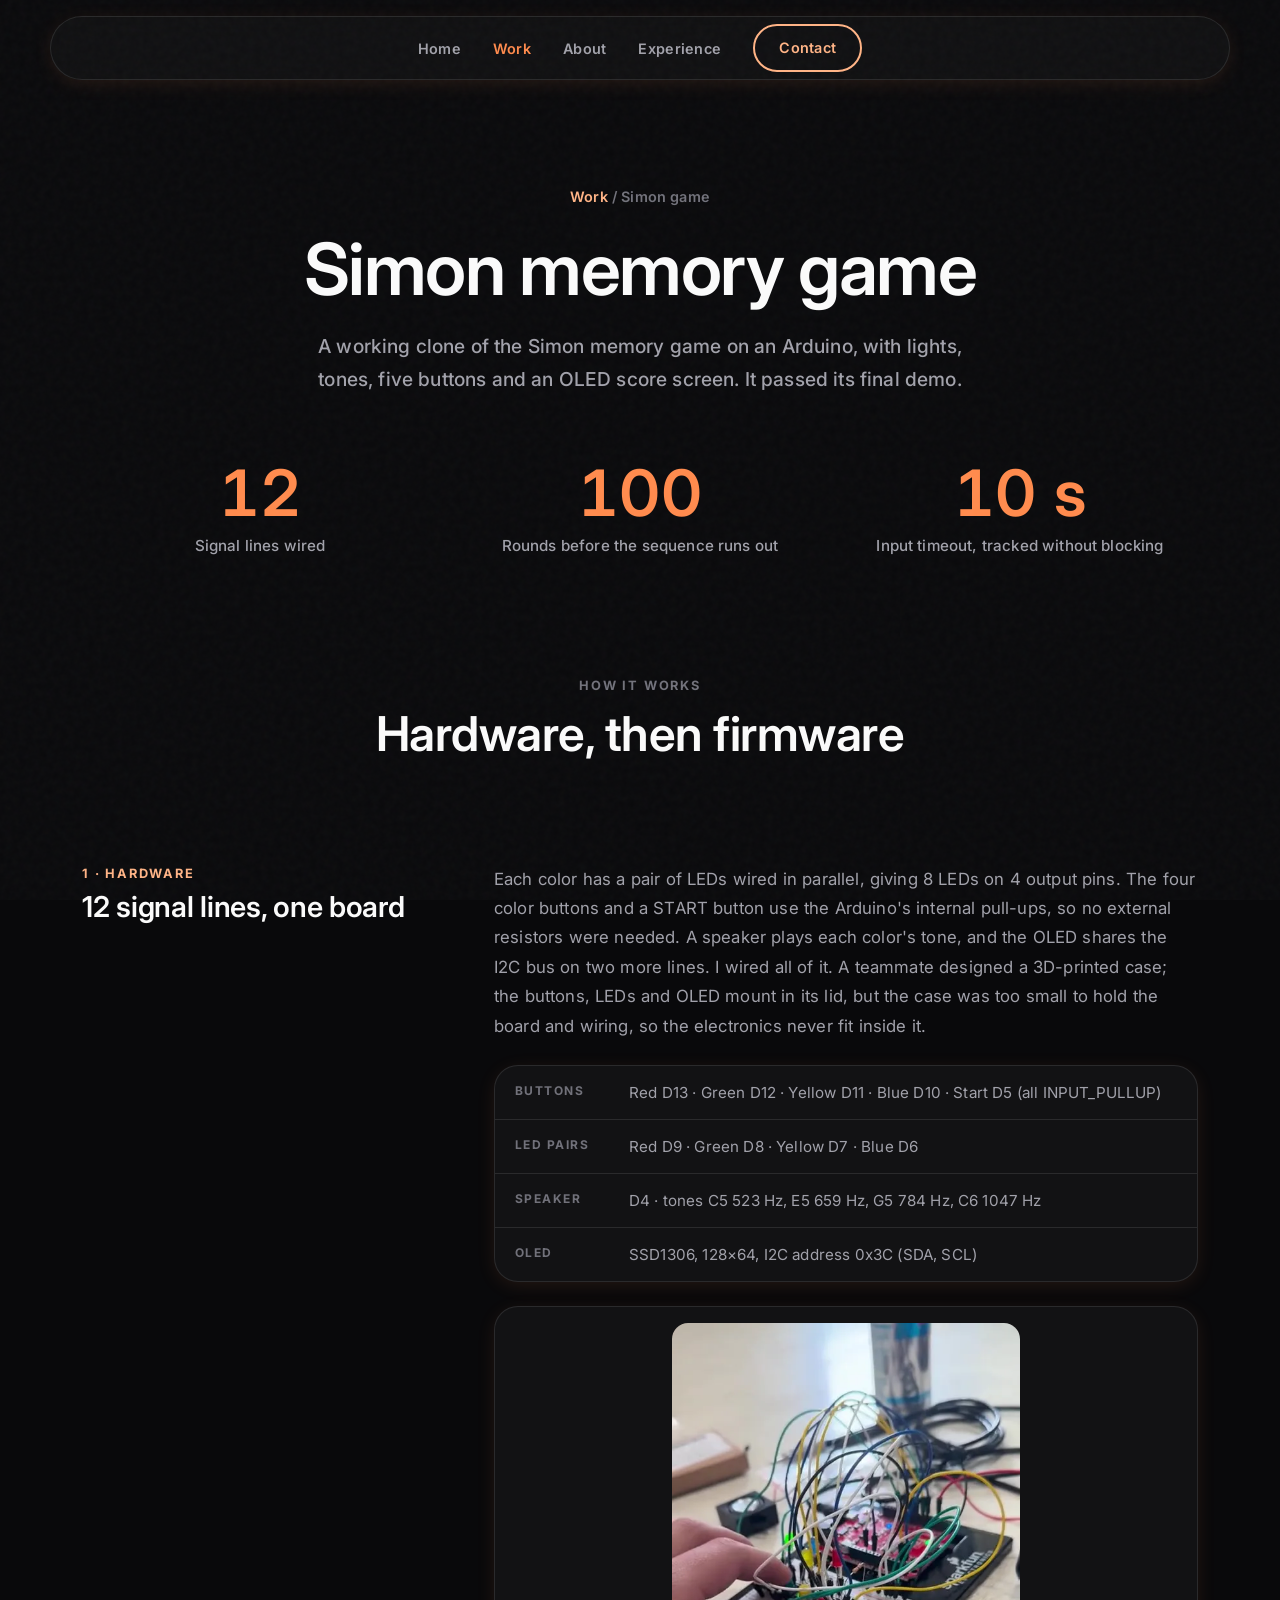
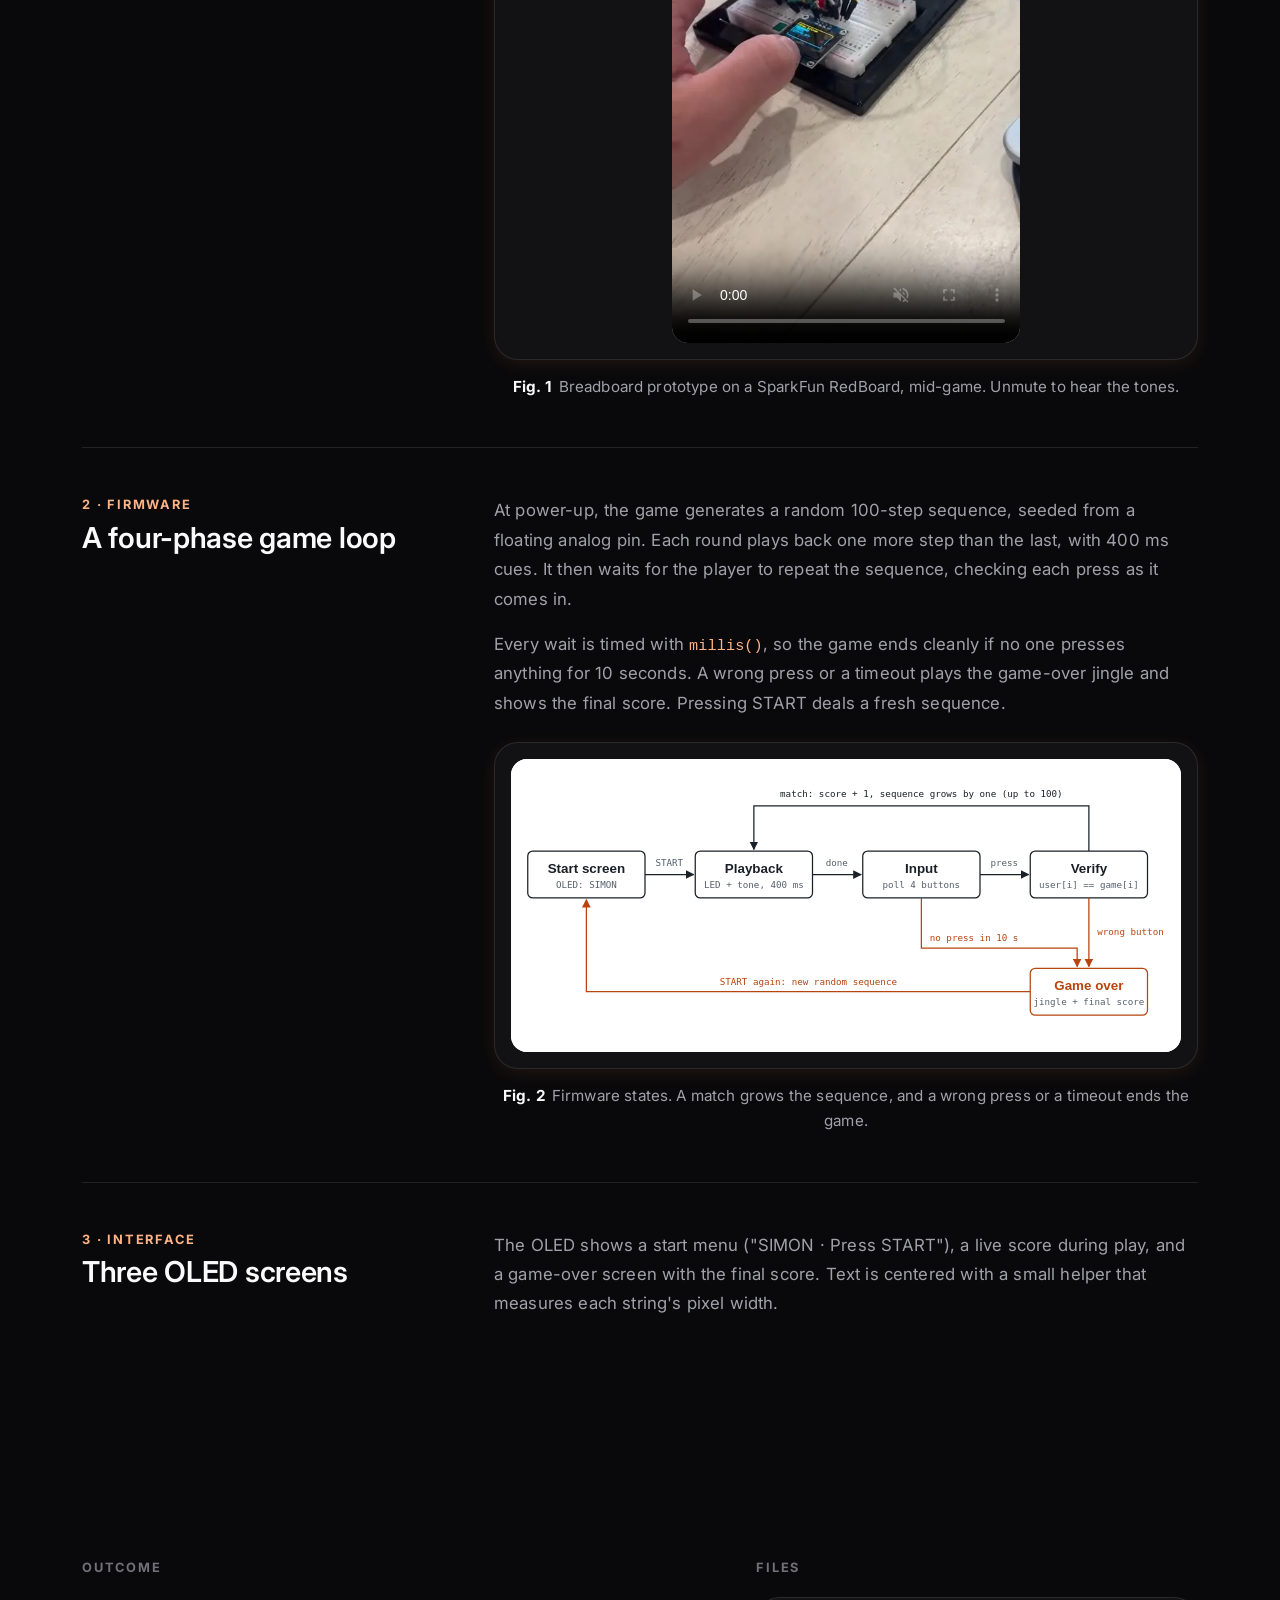
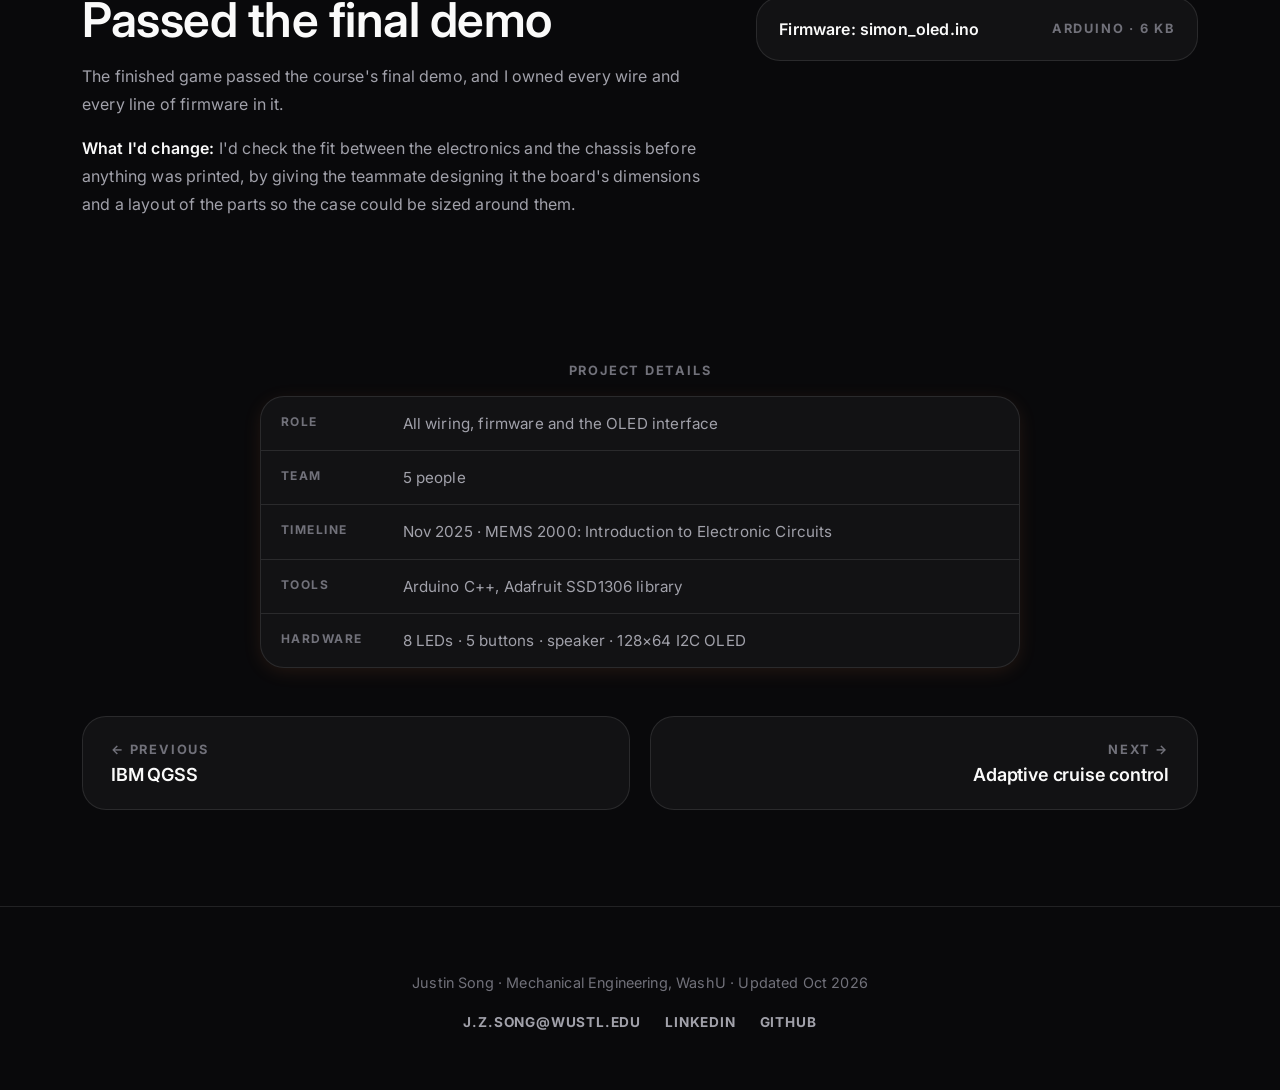
<file: pages/project-simon.html>
<!DOCTYPE html>
<html lang="en">
<head>
  <meta charset="utf-8">
  <meta name="viewport" content="width=device-width, initial-scale=1, viewport-fit=cover">
  <title>Simon Memory Game · Justin Song</title>
  <meta name="description" content="Case study: an Arduino Simon memory game. All wiring, firmware and the I2C OLED interface on a five-person team.">
  <link rel="canonical" href="https://justinsong2048.github.io/pages/project-simon.html">
  <meta property="og:type" content="website">
  <meta property="og:site_name" content="Justin Song">
  <meta property="og:title" content="Simon Memory Game · Justin Song">
  <meta property="og:description" content="Case study: an Arduino Simon memory game. All wiring, firmware and the I2C OLED interface on a five-person team.">
  <meta property="og:url" content="https://justinsong2048.github.io/pages/project-simon.html">
  <meta property="og:image" content="https://justinsong2048.github.io/assets/img/og-image.png">
  <meta property="og:image:width" content="1200">
  <meta property="og:image:height" content="630">
  <meta property="og:image:alt" content="Justin Song, Mechanical Engineering at WashU: rocketry hardware, mechanisms and quantum circuits">
  <meta name="twitter:card" content="summary_large_image">
  <link rel="icon" href="data:image/svg+xml,%3Csvg xmlns='http://www.w3.org/2000/svg' viewBox='0 0 32 32'%3E%3Crect width='32' height='32' rx='6' fill='%23FF8A4C'/%3E%3Ctext x='16' y='22' font-family='Arial' font-weight='700' font-size='15' fill='%2309090b' text-anchor='middle'%3EJS%3C/text%3E%3C/svg%3E">
  <link rel="preconnect" href="https://fonts.googleapis.com">
  <link rel="preconnect" href="https://fonts.gstatic.com" crossorigin>
  <link rel="stylesheet" href="https://fonts.googleapis.com/css2?family=Inter:wght@400;500;600;700;800&display=swap">
  <link rel="stylesheet" href="../assets/css/site.css">
</head>
<body>
  <a class="skip" href="#main">Skip to content</a>
  <header class="site-header">
    <div class="wrap">
      <a class="wordmark" href="../index.html">Justin Song</a>
      <button class="nav-toggle" type="button" aria-expanded="false" aria-controls="site-nav">Menu</button>
      <nav id="site-nav" class="site-nav" aria-label="Site">
        <ul>
          <li><a href="../index.html">Home</a></li>
          <li><a href="projects.html" aria-current="page">Work</a></li>
          <li><a href="about.html">About</a></li>
          <li><a href="experience.html">Experience</a></li>
          <li><a href="contact.html">Contact</a></li>
        </ul>
      </nav>
    </div>
  </header>

  <main id="main">
    <div class="wrap">
      <header class="case-head">
        <div class="prose">
          <p class="crumb"><a href="projects.html">Work</a> / Simon game</p>
          <h1>Simon memory game</h1>
          <p class="lede">A working clone of the Simon memory game on an Arduino, with lights, tones, five buttons and an OLED score screen. It passed its final demo.</p>
        </div>
      </header>

      <div class="stats" aria-label="Key results">
        <div class="stat"><span class="stat-n">12</span><span class="stat-t">Signal lines wired</span></div>
        <div class="stat"><span class="stat-n">100</span><span class="stat-t">Rounds before the sequence runs out</span></div>
        <div class="stat"><span class="stat-n">10 s</span><span class="stat-t">Input timeout, tracked without blocking</span></div>
      </div>

      <section class="zone" aria-labelledby="approach-title">
        <div class="zone-head">
          <div>
            <span class="label">How it works</span>
            <h2 id="approach-title">Hardware, then firmware</h2>
          </div>
        </div>

        <div class="step">
          <div class="step-head"><span class="label label--accent">1 · Hardware</span><h3>12 signal lines, one board</h3></div>
          <div class="step-body">
            <div class="prose">
              <p>Each color has a pair of LEDs wired in parallel, giving 8 LEDs on 4 output pins. The four color buttons and a START button use the Arduino's internal pull-ups, so no external resistors were needed. A speaker plays each color's tone, and the OLED shares the I2C bus on two more lines. I wired all of it. A teammate designed a 3D-printed case; the buttons, LEDs and OLED mount in its lid, but the case was too small to hold the board and wiring, so the electronics never fit inside it.</p>
            </div>
            <div class="table-scroll">
              <dl class="spec">
                <dt>Buttons</dt><dd>Red D13 · Green D12 · Yellow D11 · Blue D10 · Start D5 (all INPUT_PULLUP)</dd>
                <dt>LED pairs</dt><dd>Red D9 · Green D8 · Yellow D7 · Blue D6</dd>
                <dt>Speaker</dt><dd>D4 · tones C5 523 Hz, E5 659 Hz, G5 784 Hz, C6 1047 Hz</dd>
                <dt>OLED</dt><dd>SSD1306, 128×64, I2C address 0x3C (SDA, SCL)</dd>
              </dl>
            </div>
            <figure class="figure">
              <div class="figure-frame figure-frame--portrait">
                <video src="../assets/video/simon-breadboard-prototype.mp4" poster="../assets/img/simon/simon-breadboard-prototype-poster.webp" width="540" height="960" controls muted playsinline preload="metadata" aria-label="Breadboard prototype of the Simon game on a SparkFun RedBoard: a player presses the color buttons while the LEDs light and the OLED shows the game"></video>
              </div>
              <figcaption><b>Fig. 1</b>Breadboard prototype on a SparkFun RedBoard, mid-game. Unmute to hear the tones.</figcaption>
            </figure>
          </div>
        </div>

        <div class="step">
          <div class="step-head"><span class="label label--accent">2 · Firmware</span><h3>A four-phase game loop</h3></div>
          <div class="step-body">
            <div class="prose">
              <p>At power-up, the game generates a random 100-step sequence, seeded from a floating analog pin. Each round plays back one more step than the last, with 400 ms cues. It then waits for the player to repeat the sequence, checking each press as it comes in.</p>
              <p>Every wait is timed with <code>millis()</code>, so the game ends cleanly if no one presses anything for 10 seconds. A wrong press or a timeout plays the game-over jingle and shows the final score. Pressing START deals a fresh sequence.</p>
            </div>
            <figure class="figure">
              <div class="figure-frame">
                <img src="../assets/img/simon/game-loop.svg" width="800" height="350" alt="State diagram: start screen, playback, input and verify, with a loop back on a match and a game-over branch on a wrong press or timeout" loading="lazy">
              </div>
              <figcaption><b>Fig. 2</b>Firmware states. A match grows the sequence, and a wrong press or a timeout ends the game.</figcaption>
            </figure>
          </div>
        </div>

        <div class="step">
          <div class="step-head"><span class="label label--accent">3 · Interface</span><h3>Three OLED screens</h3></div>
          <div class="step-body">
            <div class="prose">
              <p>The OLED shows a start menu ("SIMON · Press START"), a live score during play, and a game-over screen with the final score. Text is centered with a small helper that measures each string's pixel width.</p>
            </div>
          </div>
        </div>
      </section>

      <section class="zone" aria-labelledby="outcome-title">
        <div class="split">
          <div class="prose">
            <span class="label">Outcome</span>
            <h2 id="outcome-title">Passed the final demo</h2>
            <p>The finished game passed the course's final demo, and I owned every wire and every line of firmware in it.</p>
            <p><strong>What I'd change:</strong> I'd check the fit between the electronics and the chassis before anything was printed, by giving the teammate designing it the board's dimensions and a layout of the parts so the case could be sized around them.</p>
          </div>
          <div class="stack">
            <span class="label">Files</span>
            <ul class="files">
              <li><a href="../assets/files/simon_oled.ino" target="_blank" rel="noopener"><span>Firmware: simon_oled.ino</span><span class="label">Arduino · 6 KB</span></a></li>
            </ul>
          </div>
        </div>
      </section>

      <section class="details" aria-labelledby="details-title">
        <span class="label" id="details-title">Project details</span>
        <dl class="spec">
          <dt>Role</dt><dd>All wiring, firmware and the OLED interface</dd>
          <dt>Team</dt><dd>5 people</dd>
          <dt>Timeline</dt><dd>Nov 2025 · MEMS 2000: Introduction to Electronic Circuits</dd>
          <dt>Tools</dt><dd>Arduino C++, Adafruit SSD1306 library</dd>
          <dt>Hardware</dt><dd>8 LEDs · 5 buttons · speaker · 128×64 I2C OLED</dd>
        </dl>
      </section>

      <nav class="pager" aria-label="More projects">
        <a href="project-qgss.html"><span class="label">← Previous</span><h4>IBM QGSS</h4></a>
        <a href="project-acc.html"><span class="label">Next →</span><h4>Adaptive cruise control</h4></a>
      </nav>
    </div>
  </main>

  <footer class="site-footer">
    <div class="wrap">
      <span>Justin Song · Mechanical Engineering, WashU · Updated Oct 2026</span>
      <ul>
        <li><a href="mailto:j.z.song@wustl.edu">j.z.song@wustl.edu</a></li>
        <li><a href="https://www.linkedin.com/in/justin-z-song">LinkedIn</a></li>
        <li><a href="https://github.com/justinsong2048">GitHub</a></li>
      </ul>
    </div>
  </footer>
  <script src="../assets/js/site.js"></script>
</body>
</html>
</file>
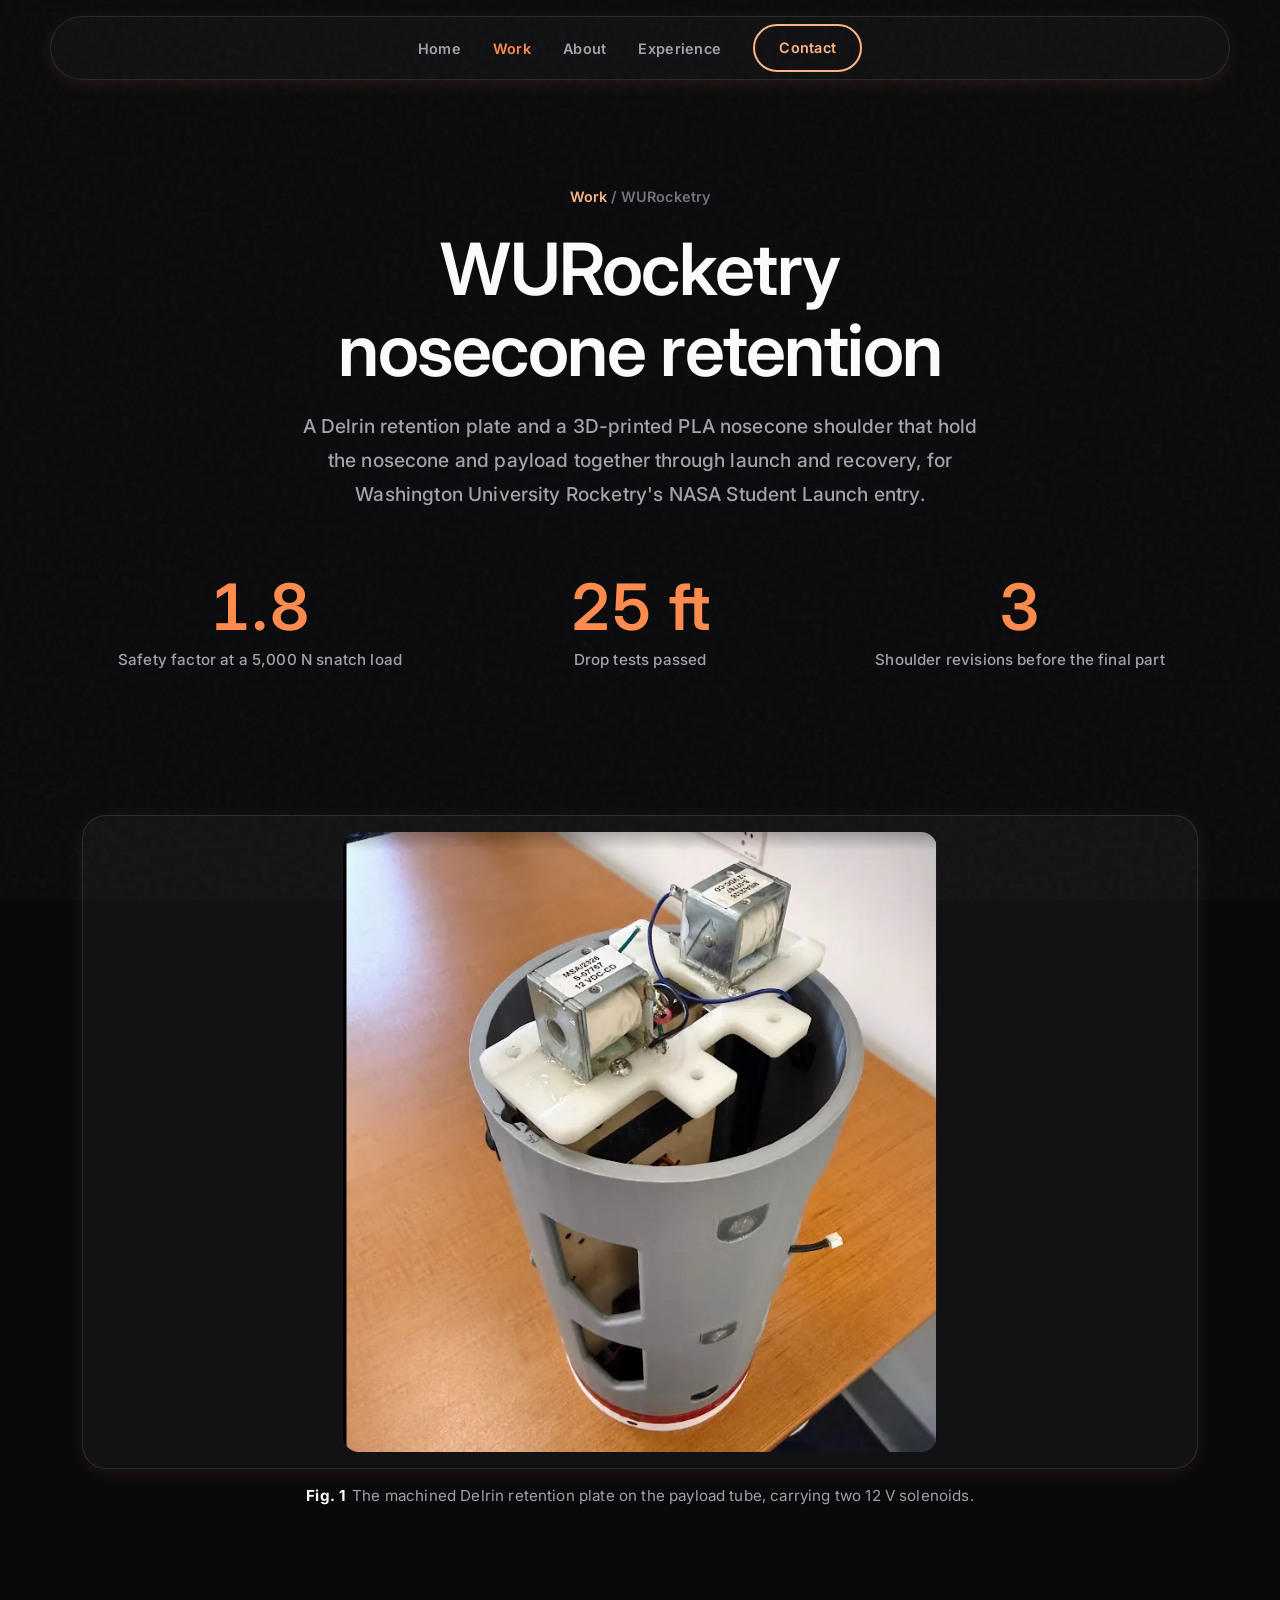
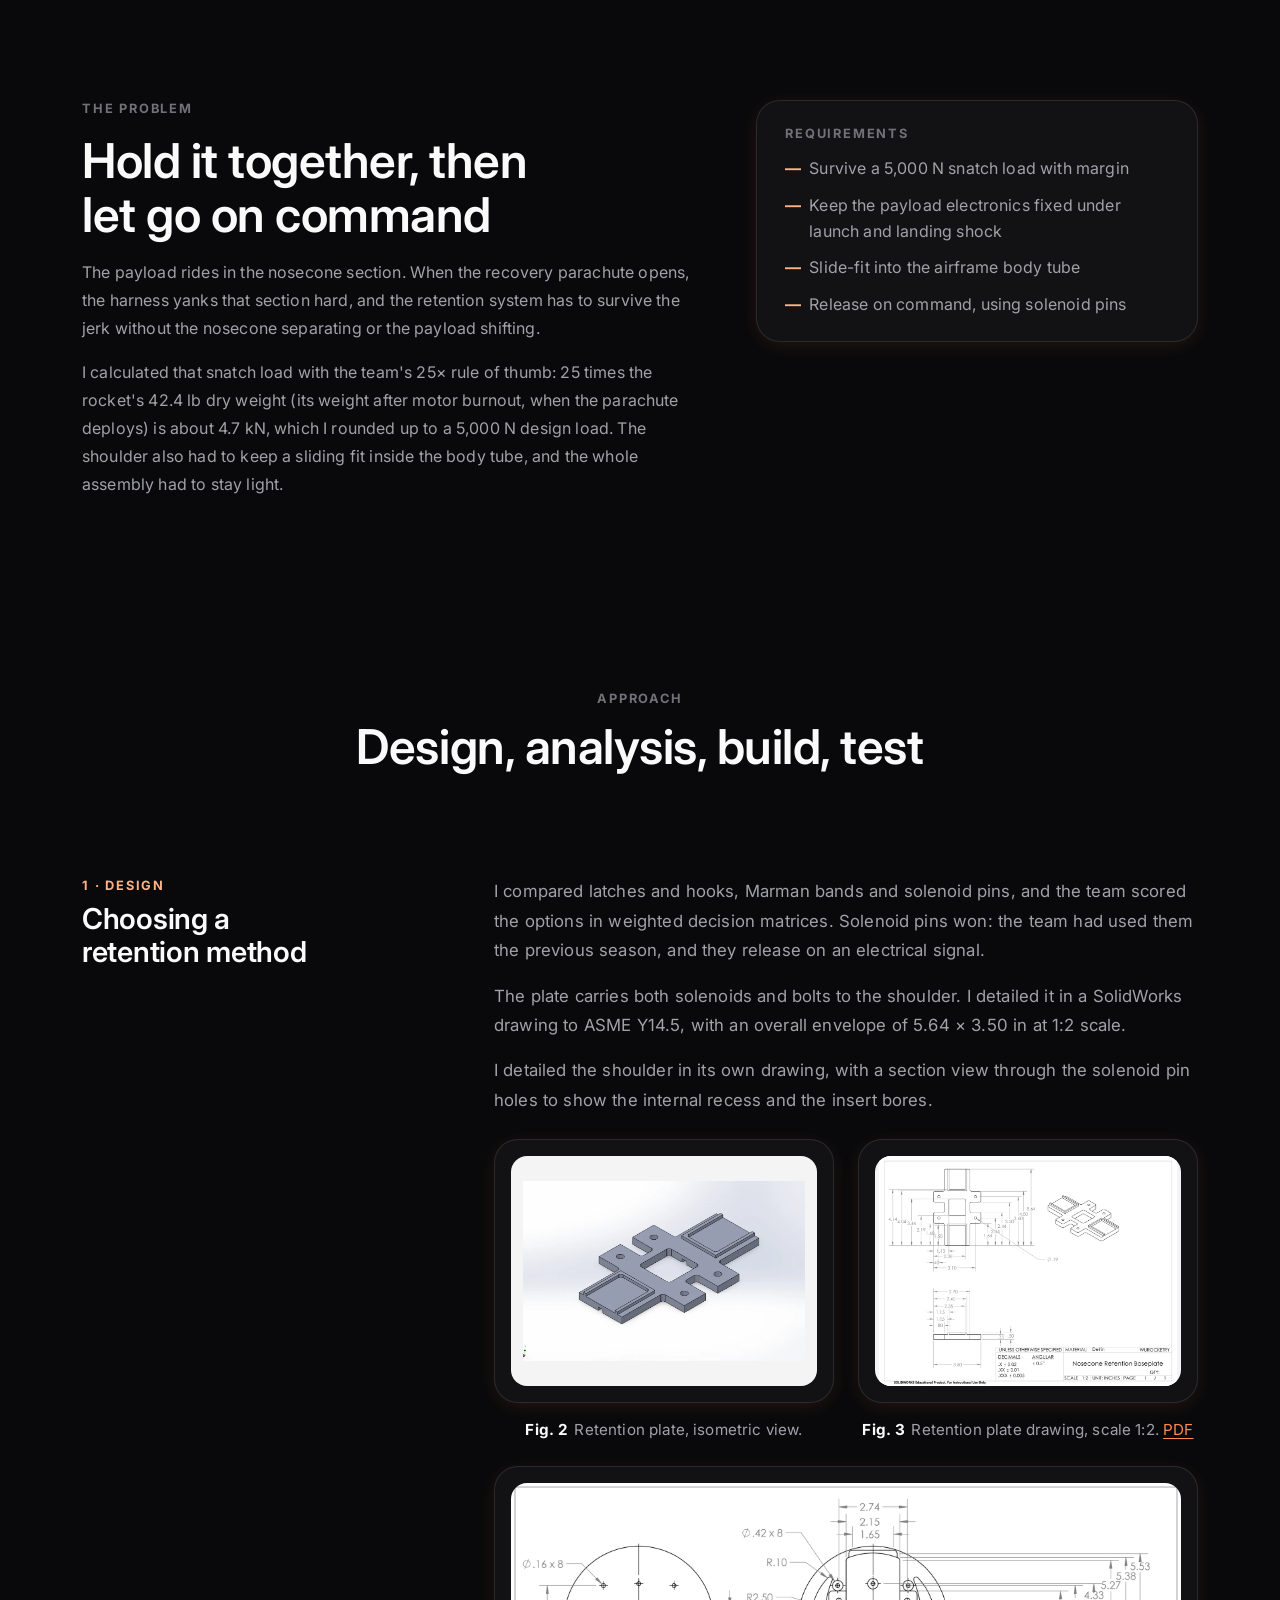
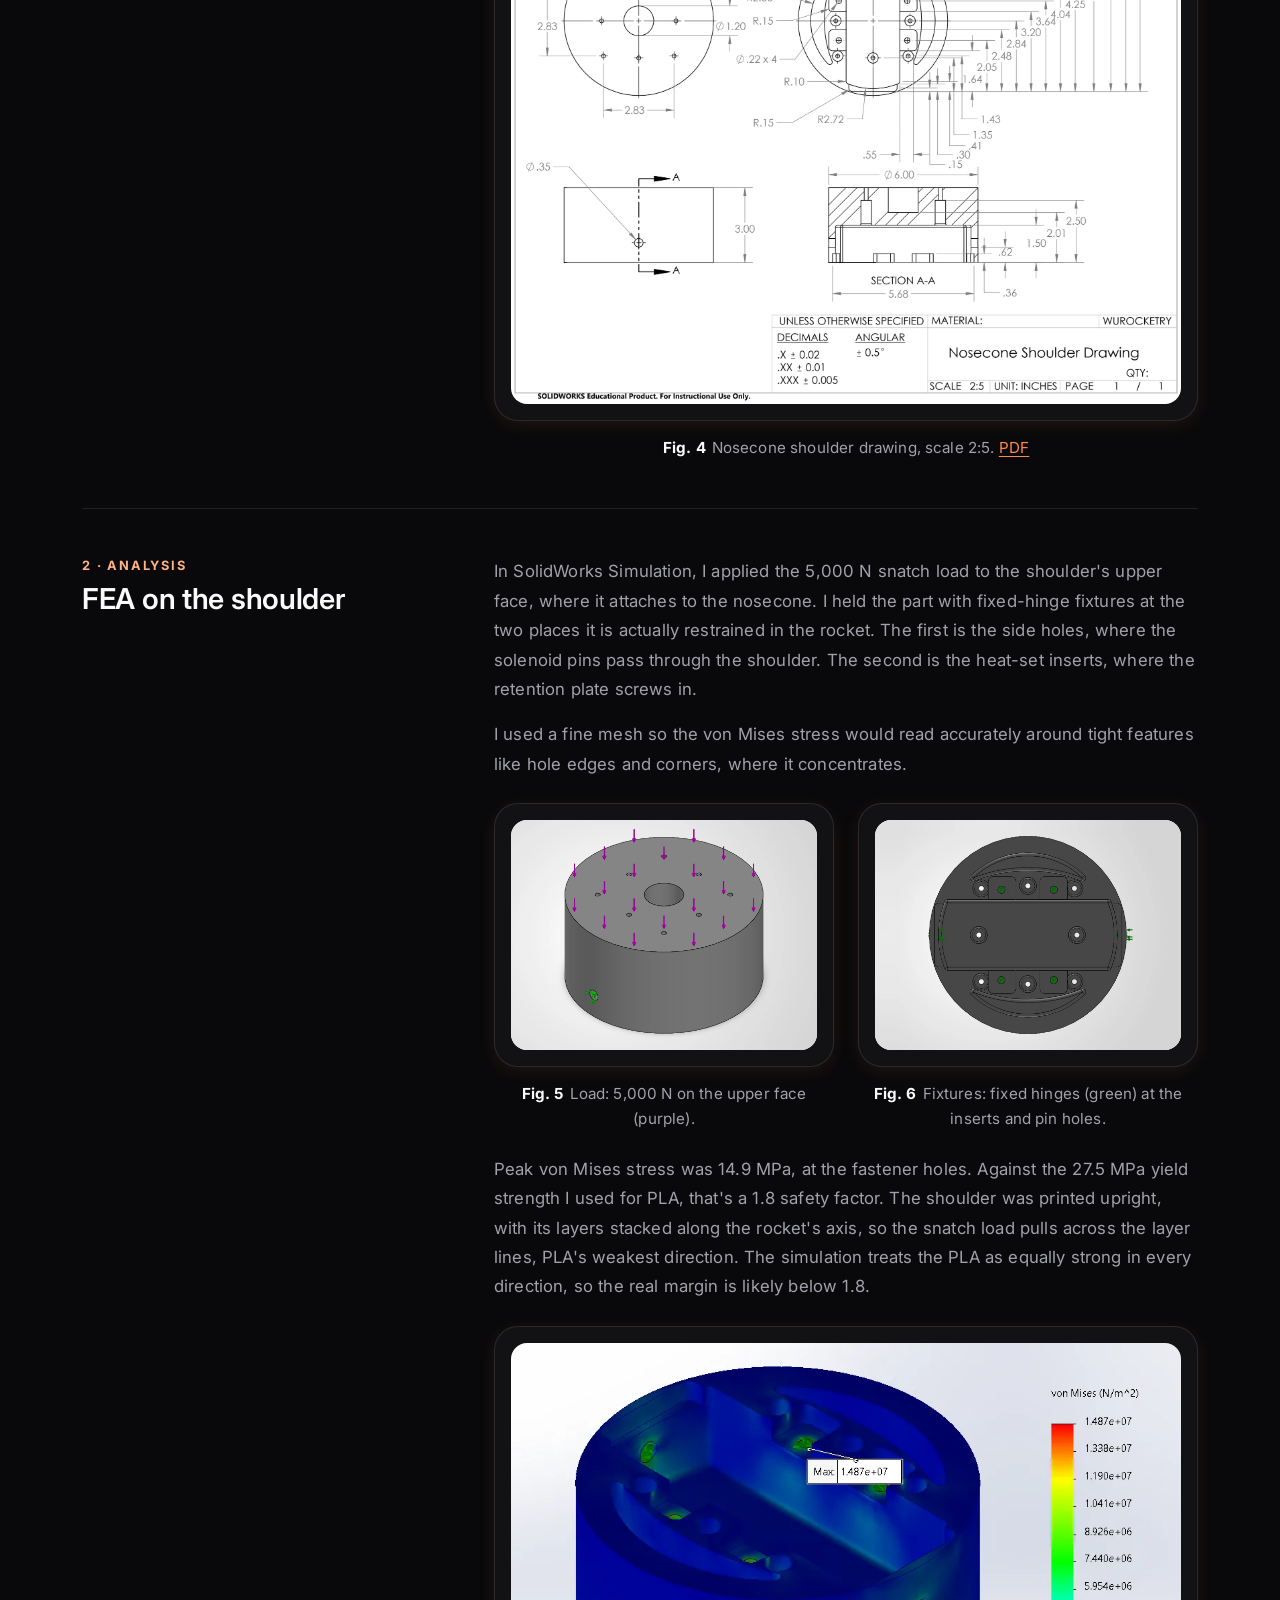
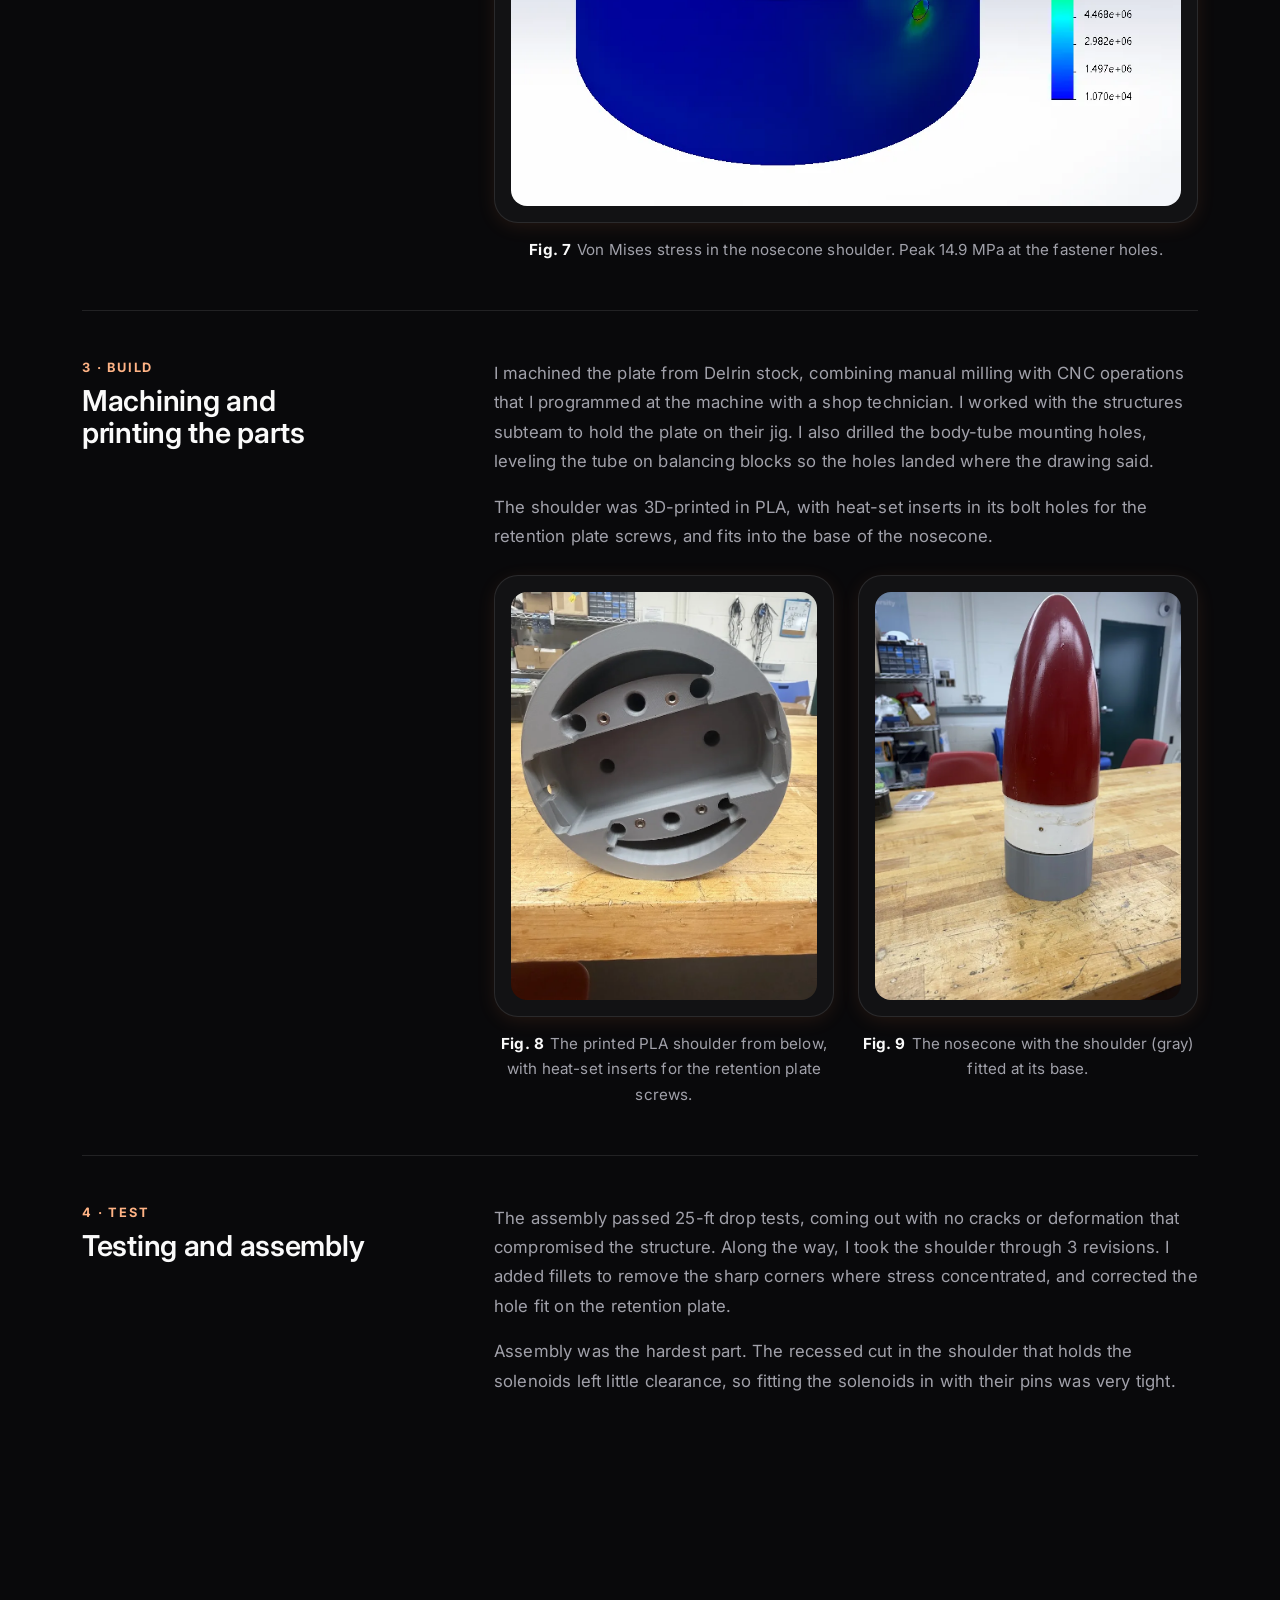
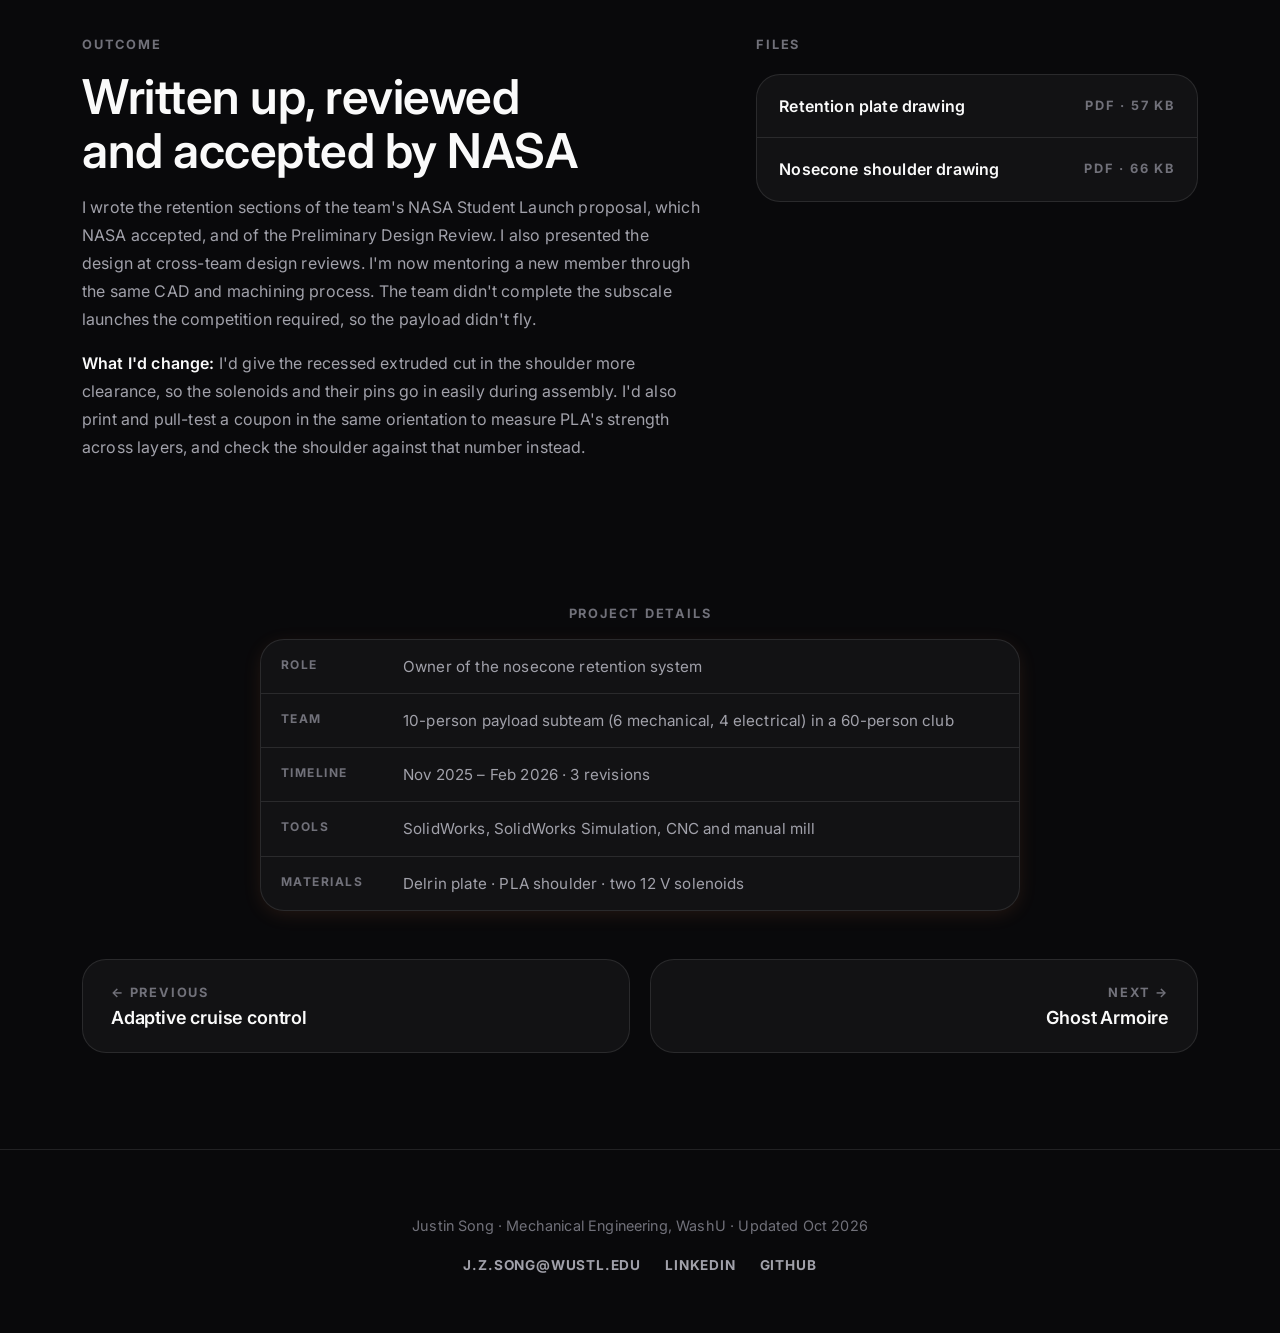
<file: pages/project-wurocketry.html>
<!DOCTYPE html>
<html lang="en">
<head>
  <meta charset="utf-8">
  <meta name="viewport" content="width=device-width, initial-scale=1, viewport-fit=cover">
  <title>WURocketry Nosecone Retention · Justin Song</title>
  <meta name="description" content="Case study: a Delrin retention plate and PLA nosecone shoulder for WURocketry's NASA Student Launch rocket. 1.8 safety factor at a 5,000 N snatch load; passed 25-ft drop tests.">
  <link rel="canonical" href="https://justinsong2048.github.io/pages/project-wurocketry.html">
  <meta property="og:type" content="website">
  <meta property="og:site_name" content="Justin Song">
  <meta property="og:title" content="WURocketry Nosecone Retention · Justin Song">
  <meta property="og:description" content="Case study: a Delrin retention plate and PLA nosecone shoulder for WURocketry&#x27;s NASA Student Launch rocket. 1.8 safety factor at a 5,000 N snatch load; passed 25-ft drop tests.">
  <meta property="og:url" content="https://justinsong2048.github.io/pages/project-wurocketry.html">
  <meta property="og:image" content="https://justinsong2048.github.io/assets/img/og-image.png">
  <meta property="og:image:width" content="1200">
  <meta property="og:image:height" content="630">
  <meta property="og:image:alt" content="Justin Song, Mechanical Engineering at WashU: rocketry hardware, mechanisms and quantum circuits">
  <meta name="twitter:card" content="summary_large_image">
  <link rel="icon" href="data:image/svg+xml,%3Csvg xmlns='http://www.w3.org/2000/svg' viewBox='0 0 32 32'%3E%3Crect width='32' height='32' rx='6' fill='%23FF8A4C'/%3E%3Ctext x='16' y='22' font-family='Arial' font-weight='700' font-size='15' fill='%2309090b' text-anchor='middle'%3EJS%3C/text%3E%3C/svg%3E">
  <link rel="preconnect" href="https://fonts.googleapis.com">
  <link rel="preconnect" href="https://fonts.gstatic.com" crossorigin>
  <link rel="stylesheet" href="https://fonts.googleapis.com/css2?family=Inter:wght@400;500;600;700;800&display=swap">
  <link rel="stylesheet" href="../assets/css/site.css">
</head>
<body>
  <a class="skip" href="#main">Skip to content</a>
  <header class="site-header">
    <div class="wrap">
      <a class="wordmark" href="../index.html">Justin Song</a>
      <button class="nav-toggle" type="button" aria-expanded="false" aria-controls="site-nav">Menu</button>
      <nav id="site-nav" class="site-nav" aria-label="Site">
        <ul>
          <li><a href="../index.html">Home</a></li>
          <li><a href="projects.html" aria-current="page">Work</a></li>
          <li><a href="about.html">About</a></li>
          <li><a href="experience.html">Experience</a></li>
          <li><a href="contact.html">Contact</a></li>
        </ul>
      </nav>
    </div>
  </header>

  <main id="main">
    <div class="wrap">
      <header class="case-head">
        <div class="prose">
          <p class="crumb"><a href="projects.html">Work</a> / WURocketry</p>
          <h1>WURocketry nosecone retention</h1>
          <p class="lede">A Delrin retention plate and a 3D-printed PLA nosecone shoulder that hold the nosecone and payload together through launch and recovery, for Washington University Rocketry's NASA Student Launch entry.</p>
        </div>
      </header>

      <div class="stats" aria-label="Key results">
        <div class="stat"><span class="stat-n">1.8</span><span class="stat-t">Safety factor at a 5,000 N snatch load</span></div>
        <div class="stat"><span class="stat-n">25 ft</span><span class="stat-t">Drop tests passed</span></div>
        <div class="stat"><span class="stat-n">3</span><span class="stat-t">Shoulder revisions before the final part</span></div>
      </div>

      <section class="zone zone--first" aria-label="Hero figure">
        <figure class="figure">
          <button class="figure-frame figure-frame--hero" type="button" data-lightbox="../assets/img/rocketry/plate-assembled.webp" data-caption="Fig. 1 · The machined Delrin retention plate on the payload tube, carrying two 12 V solenoids.">
            <img src="../assets/img/rocketry/plate-assembled.webp" width="687" height="718" alt="White Delrin retention plate with two solenoids mounted on top of the gray payload tube, on a workbench">
          </button>
          <figcaption><b>Fig. 1</b>The machined Delrin retention plate on the payload tube, carrying two 12 V solenoids.</figcaption>
        </figure>
      </section>

      <section class="zone" aria-labelledby="problem-title">
        <div class="split">
          <div class="prose">
            <span class="label">The problem</span>
            <h2 id="problem-title">Hold it together, then let go on command</h2>
            <p>The payload rides in the nosecone section. When the recovery parachute opens, the harness yanks that section hard, and the retention system has to survive the jerk without the nosecone separating or the payload shifting.</p>
            <p>I calculated that snatch load with the team's 25× rule of thumb: 25 times the rocket's 42.4 lb dry weight (its weight after motor burnout, when the parachute deploys) is about 4.7 kN, which I rounded up to a 5,000 N design load. The shoulder also had to keep a sliding fit inside the body tube, and the whole assembly had to stay light.</p>
          </div>
          <div class="callout">
            <span class="label">Requirements</span>
            <ul>
              <li>Survive a 5,000 N snatch load with margin</li>
              <li>Keep the payload electronics fixed under launch and landing shock</li>
              <li>Slide-fit into the airframe body tube</li>
              <li>Release on command, using solenoid pins</li>
            </ul>
          </div>
        </div>
      </section>

      <section class="zone" aria-labelledby="approach-title">
        <div class="zone-head">
          <div>
            <span class="label">Approach</span>
            <h2 id="approach-title">Design, analysis, build, test</h2>
          </div>
        </div>

        <div class="step">
          <div class="step-head"><span class="label label--accent">1 · Design</span><h3>Choosing a retention method</h3></div>
          <div class="step-body">
            <div class="prose">
              <p>I compared latches and hooks, Marman bands and solenoid pins, and the team scored the options in weighted decision matrices. Solenoid pins won: the team had used them the previous season, and they release on an electrical signal.</p>
              <p>The plate carries both solenoids and bolts to the shoulder. I detailed it in a SolidWorks drawing to ASME Y14.5, with an overall envelope of 5.64 × 3.50 in at 1:2 scale.</p>
              <p>I detailed the shoulder in its own drawing, with a section view through the solenoid pin holes to show the internal recess and the insert bores.</p>
            </div>
            <div class="gallery">
              <figure class="figure">
                <button class="figure-frame figure-frame--pad" type="button" data-lightbox="../assets/img/rocketry/plate-isometric.webp" data-caption="Fig. 2 · Retention plate, isometric view.">
                  <img src="../assets/img/rocketry/plate-isometric.webp" width="1024" height="655" alt="Isometric CAD render of the cross-shaped retention plate" loading="lazy">
                </button>
                <figcaption><b>Fig. 2</b>Retention plate, isometric view.</figcaption>
              </figure>
              <figure class="figure">
                <button class="figure-frame" type="button" data-lightbox="../assets/img/rocketry/plate-drawing.webp" data-caption="Fig. 3 · Retention plate drawing, scale 1:2.">
                  <img src="../assets/img/rocketry/plate-drawing.webp" width="2000" height="1545" alt="Dimensioned SolidWorks drawing of the retention plate" loading="lazy">
                </button>
                <figcaption><b>Fig. 3</b>Retention plate drawing, scale 1:2. <a href="../assets/files/nosecone-retention-plate-drawing.pdf" target="_blank" rel="noopener">PDF</a></figcaption>
              </figure>
            </div>
            <figure class="figure">
              <button class="figure-frame" type="button" data-lightbox="../assets/img/rocketry/shoulder-drawing.webp" data-caption="Fig. 4 · Nosecone shoulder drawing, scale 2:5, with Section A–A through the solenoid pin holes.">
                <img src="../assets/img/rocketry/shoulder-drawing.webp" width="2000" height="1557" alt="SolidWorks drawing of the nosecone shoulder: top, bottom and front views plus Section A-A, with dimensions" loading="lazy">
              </button>
              <figcaption><b>Fig. 4</b>Nosecone shoulder drawing, scale 2:5. <a href="../assets/files/nosecone-shoulder-drawing.pdf" target="_blank" rel="noopener">PDF</a></figcaption>
            </figure>
          </div>
        </div>

        <div class="step">
          <div class="step-head"><span class="label label--accent">2 · Analysis</span><h3>FEA on the shoulder</h3></div>
          <div class="step-body">
            <div class="prose">
              <p>In SolidWorks Simulation, I applied the 5,000 N snatch load to the shoulder's upper face, where it attaches to the nosecone. I held the part with fixed-hinge fixtures at the two places it is actually restrained in the rocket. The first is the side holes, where the solenoid pins pass through the shoulder. The second is the heat-set inserts, where the retention plate screws in.</p>
              <p>I used a fine mesh so the von Mises stress would read accurately around tight features like hole edges and corners, where it concentrates.</p>
            </div>
            <div class="gallery">
              <figure class="figure">
                <button class="figure-frame" type="button" data-lightbox="../assets/img/rocketry/fea-setup-load.webp" data-caption="Fig. 5 · Load case: the 5,000 N snatch load (purple) on the upper face, where the shoulder attaches to the nosecone.">
                  <img src="../assets/img/rocketry/fea-setup-load.webp" width="1200" height="900" alt="SolidWorks model of the cylindrical shoulder with purple force arrows pointing down onto its upper face and a green fixture marker at a side hole" loading="lazy">
                </button>
                <figcaption><b>Fig. 5</b>Load: 5,000 N on the upper face (purple).</figcaption>
              </figure>
              <figure class="figure">
                <button class="figure-frame" type="button" data-lightbox="../assets/img/rocketry/fea-setup-fixtures.webp" data-caption="Fig. 6 · Fixtures seen from below: fixed hinges (green) at the four heat-set inserts and at the solenoid pin holes on each side.">
                  <img src="../assets/img/rocketry/fea-setup-fixtures.webp" width="1200" height="900" alt="Bottom view of the shoulder model with green fixed-hinge markers at four insert holes and at the side solenoid pin holes" loading="lazy">
                </button>
                <figcaption><b>Fig. 6</b>Fixtures: fixed hinges (green) at the inserts and pin holes.</figcaption>
              </figure>
            </div>
            <div class="prose">
              <p>Peak von Mises stress was 14.9 MPa, at the fastener holes. Against the 27.5 MPa yield strength I used for PLA, that's a 1.8 safety factor. The shoulder was printed upright, with its layers stacked along the rocket's axis, so the snatch load pulls across the layer lines, PLA's weakest direction. The simulation treats the PLA as equally strong in every direction, so the real margin is likely below 1.8.</p>
            </div>
            <figure class="figure">
              <button class="figure-frame" type="button" data-lightbox="../assets/img/rocketry/shoulder-fea.webp" data-caption="Fig. 7 · Von Mises stress in the nosecone shoulder. Peak 14.9 MPa at the fastener holes.">
                <img src="../assets/img/rocketry/shoulder-fea.webp" width="972" height="672" alt="FEA stress plot of the cylindrical nosecone shoulder, mostly blue with green spots at the bolt holes" loading="lazy">
              </button>
              <figcaption><b>Fig. 7</b>Von Mises stress in the nosecone shoulder. Peak 14.9 MPa at the fastener holes.</figcaption>
            </figure>
          </div>
        </div>

        <div class="step">
          <div class="step-head"><span class="label label--accent">3 · Build</span><h3>Machining and printing the parts</h3></div>
          <div class="step-body">
            <div class="prose">
              <p>I machined the plate from Delrin stock, combining manual milling with CNC operations that I programmed at the machine with a shop technician. I worked with the structures subteam to hold the plate on their jig. I also drilled the body-tube mounting holes, leveling the tube on balancing blocks so the holes landed where the drawing said.</p>
              <p>The shoulder was 3D-printed in PLA, with heat-set inserts in its bolt holes for the retention plate screws, and fits into the base of the nosecone.</p>
            </div>
            <div class="gallery gallery--photos">
              <figure class="figure">
                <button class="figure-frame" type="button" data-lightbox="../assets/img/rocketry/shoulder-bottom.webp" data-caption="Fig. 8 · The printed PLA shoulder from below, with heat-set inserts for the retention plate screws.">
                  <img src="../assets/img/rocketry/shoulder-bottom.webp" width="741" height="989" alt="Gray 3D-printed nosecone shoulder seen from below, showing its pockets, bolt holes and brass heat-set inserts" loading="lazy">
                </button>
                <figcaption><b>Fig. 8</b>The printed PLA shoulder from below, with heat-set inserts for the retention plate screws.</figcaption>
              </figure>
              <figure class="figure">
                <button class="figure-frame" type="button" data-lightbox="../assets/img/rocketry/nosecone-assembled.webp" data-caption="Fig. 9 · The nosecone with the shoulder (gray) fitted at its base.">
                  <img src="../assets/img/rocketry/nosecone-assembled.webp" width="741" height="989" alt="Red rocket nosecone standing on a workbench, with the gray printed shoulder fitted at its base" loading="lazy">
                </button>
                <figcaption><b>Fig. 9</b>The nosecone with the shoulder (gray) fitted at its base.</figcaption>
              </figure>
            </div>
          </div>
        </div>

        <div class="step">
          <div class="step-head"><span class="label label--accent">4 · Test</span><h3>Testing and assembly</h3></div>
          <div class="step-body">
            <div class="prose">
              <p>The assembly passed 25-ft drop tests, coming out with no cracks or deformation that compromised the structure. Along the way, I took the shoulder through 3 revisions. I added fillets to remove the sharp corners where stress concentrated, and corrected the hole fit on the retention plate.</p>
              <p>Assembly was the hardest part. The recessed cut in the shoulder that holds the solenoids left little clearance, so fitting the solenoids in with their pins was very tight.</p>
            </div>
          </div>
        </div>
      </section>

      <section class="zone" aria-labelledby="outcome-title">
        <div class="split">
          <div class="prose">
            <span class="label">Outcome</span>
            <h2 id="outcome-title">Written up, reviewed and accepted by NASA</h2>
            <p>I wrote the retention sections of the team's NASA Student Launch proposal, which NASA accepted, and of the Preliminary Design Review. I also presented the design at cross-team design reviews. I'm now mentoring a new member through the same CAD and machining process. The team didn't complete the subscale launches the competition required, so the payload didn't fly.</p>
            <p><strong>What I'd change:</strong> I'd give the recessed extruded cut in the shoulder more clearance, so the solenoids and their pins go in easily during assembly. I'd also print and pull-test a coupon in the same orientation to measure PLA's strength across layers, and check the shoulder against that number instead.</p>
          </div>
          <div class="stack">
            <span class="label">Files</span>
            <ul class="files">
              <li><a href="../assets/files/nosecone-retention-plate-drawing.pdf" target="_blank" rel="noopener"><span>Retention plate drawing</span><span class="label">PDF · 57 KB</span></a></li>
              <li><a href="../assets/files/nosecone-shoulder-drawing.pdf" target="_blank" rel="noopener"><span>Nosecone shoulder drawing</span><span class="label">PDF · 66 KB</span></a></li>
            </ul>
          </div>
        </div>
      </section>

      <section class="details" aria-labelledby="details-title">
        <span class="label" id="details-title">Project details</span>
        <dl class="spec">
          <dt>Role</dt><dd>Owner of the nosecone retention system</dd>
          <dt>Team</dt><dd>10-person payload subteam (6 mechanical, 4 electrical) in a 60-person club</dd>
          <dt>Timeline</dt><dd>Nov 2025 – Feb 2026 · 3 revisions</dd>
          <dt>Tools</dt><dd>SolidWorks, SolidWorks Simulation, CNC and manual mill</dd>
          <dt>Materials</dt><dd>Delrin plate · PLA shoulder · two 12 V solenoids</dd>
        </dl>
      </section>

      <nav class="pager" aria-label="More projects">
        <a href="project-acc.html"><span class="label">← Previous</span><h4>Adaptive cruise control</h4></a>
        <a href="project-armoire.html"><span class="label">Next →</span><h4>Ghost Armoire</h4></a>
      </nav>
    </div>
  </main>

  <footer class="site-footer">
    <div class="wrap">
      <span>Justin Song · Mechanical Engineering, WashU · Updated Oct 2026</span>
      <ul>
        <li><a href="mailto:j.z.song@wustl.edu">j.z.song@wustl.edu</a></li>
        <li><a href="https://www.linkedin.com/in/justin-z-song">LinkedIn</a></li>
        <li><a href="https://github.com/justinsong2048">GitHub</a></li>
      </ul>
    </div>
  </footer>
  <script src="../assets/js/site.js"></script>
</body>
</html>
</file>
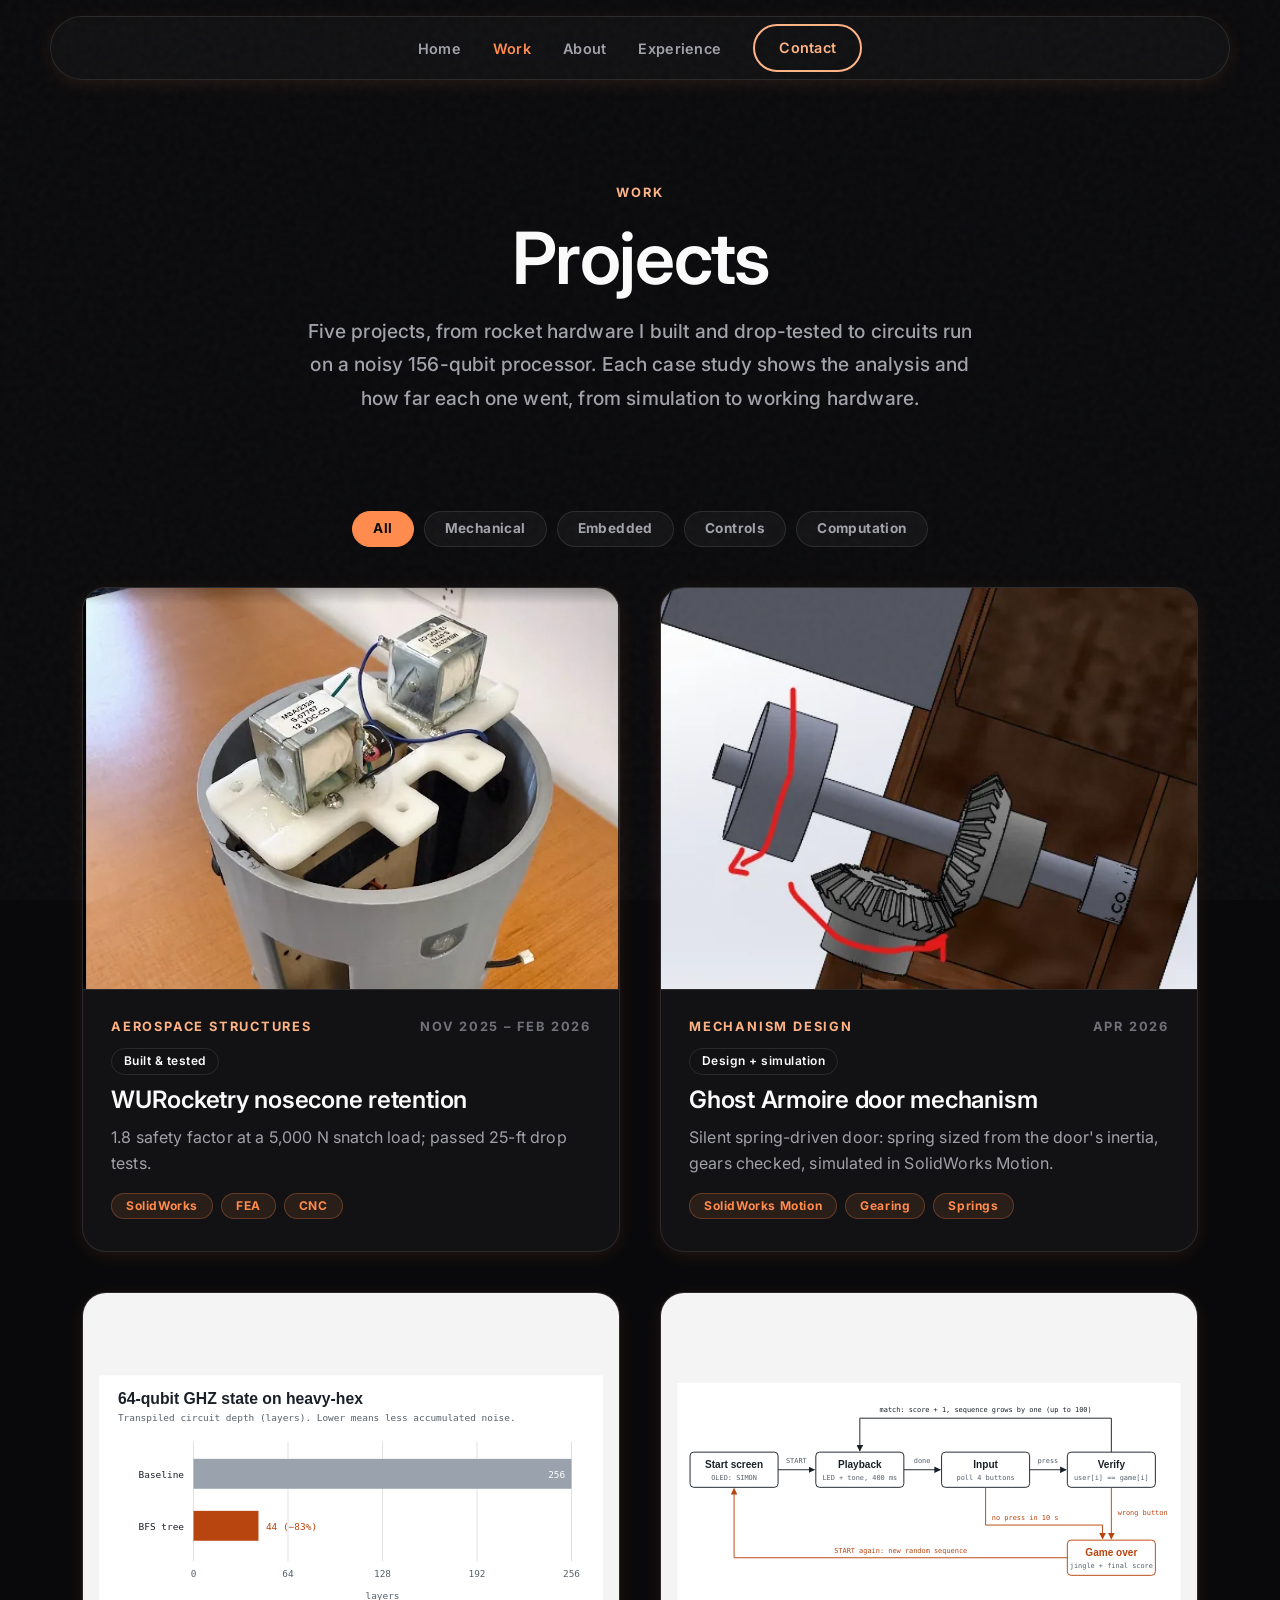
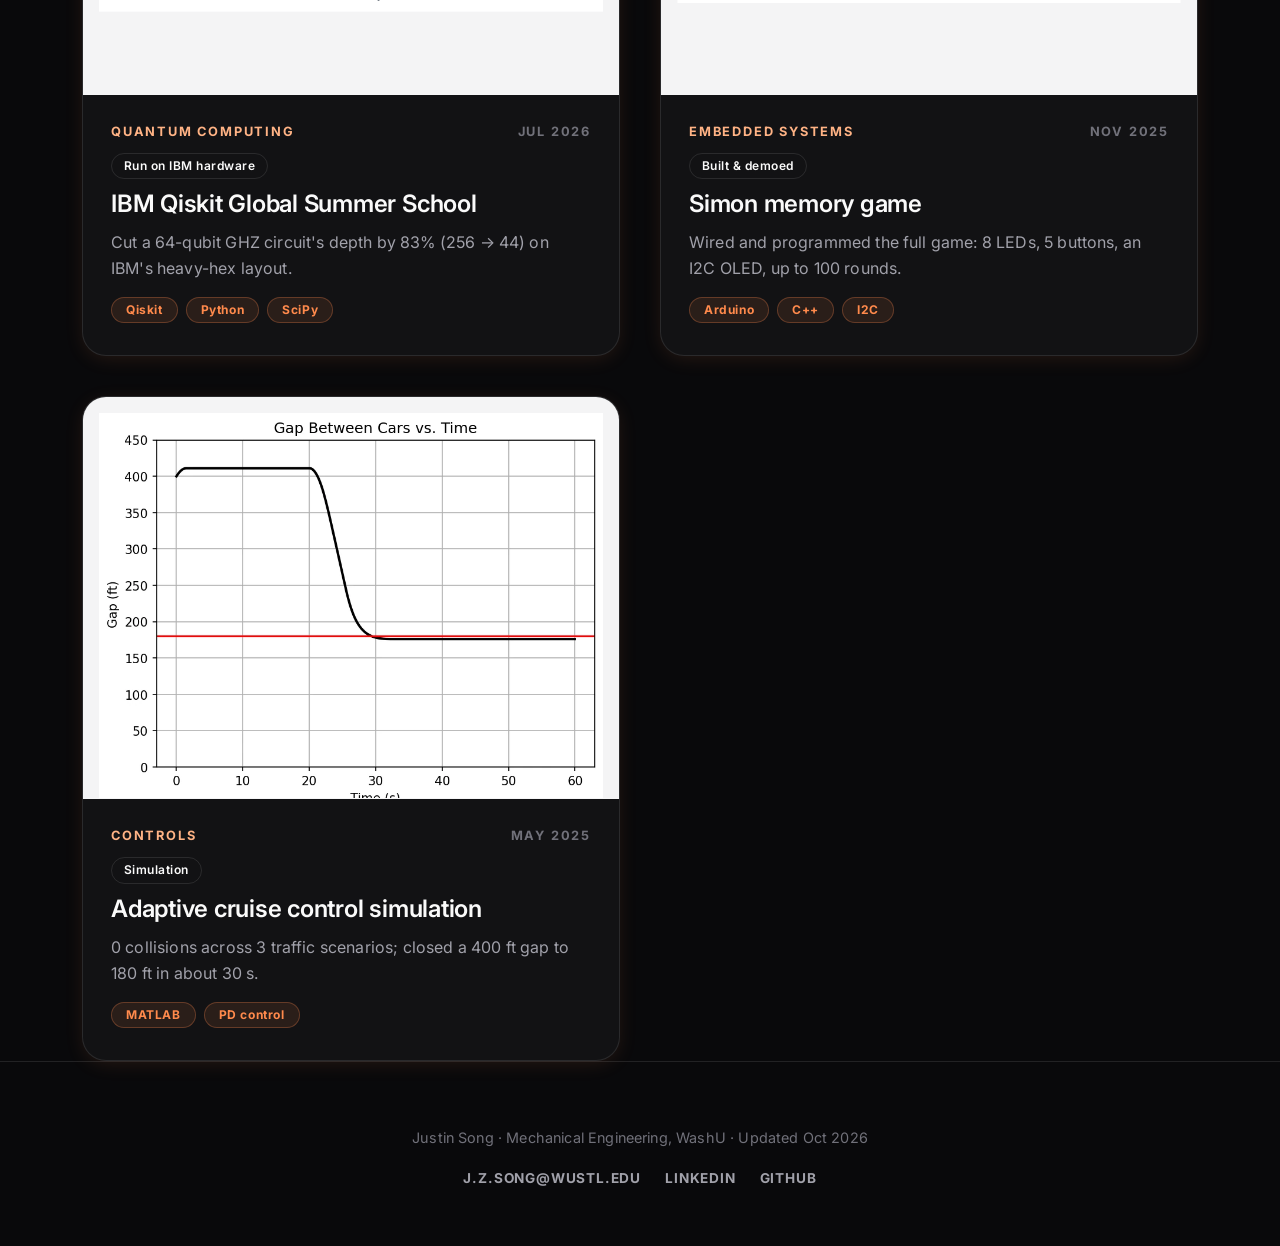
<file: pages/projects.html>
<!DOCTYPE html>
<html lang="en">
<head>
  <meta charset="utf-8">
  <meta name="viewport" content="width=device-width, initial-scale=1, viewport-fit=cover">
  <title>Work · Justin Song</title>
  <meta name="description" content="Five engineering projects by Justin Song: rocketry hardware, a spring-driven stage mechanism, quantum circuits run on IBM hardware, an Arduino game and a cruise-control simulation.">
  <link rel="canonical" href="https://justinsong2048.github.io/pages/projects.html">
  <meta property="og:type" content="website">
  <meta property="og:site_name" content="Justin Song">
  <meta property="og:title" content="Work · Justin Song">
  <meta property="og:description" content="Five engineering projects by Justin Song: rocketry hardware, a spring-driven stage mechanism, quantum circuits run on IBM hardware, an Arduino game and a cruise-control simulation.">
  <meta property="og:url" content="https://justinsong2048.github.io/pages/projects.html">
  <meta property="og:image" content="https://justinsong2048.github.io/assets/img/og-image.png">
  <meta property="og:image:width" content="1200">
  <meta property="og:image:height" content="630">
  <meta property="og:image:alt" content="Justin Song, Mechanical Engineering at WashU: rocketry hardware, mechanisms and quantum circuits">
  <meta name="twitter:card" content="summary_large_image">
  <link rel="icon" href="data:image/svg+xml,%3Csvg xmlns='http://www.w3.org/2000/svg' viewBox='0 0 32 32'%3E%3Crect width='32' height='32' rx='6' fill='%23FF8A4C'/%3E%3Ctext x='16' y='22' font-family='Arial' font-weight='700' font-size='15' fill='%2309090b' text-anchor='middle'%3EJS%3C/text%3E%3C/svg%3E">
  <link rel="preconnect" href="https://fonts.googleapis.com">
  <link rel="preconnect" href="https://fonts.gstatic.com" crossorigin>
  <link rel="stylesheet" href="https://fonts.googleapis.com/css2?family=Inter:wght@400;500;600;700;800&display=swap">
  <link rel="stylesheet" href="../assets/css/site.css">
</head>
<body>
  <a class="skip" href="#main">Skip to content</a>
  <header class="site-header">
    <div class="wrap">
      <a class="wordmark" href="../index.html">Justin Song</a>
      <button class="nav-toggle" type="button" aria-expanded="false" aria-controls="site-nav">Menu</button>
      <nav id="site-nav" class="site-nav" aria-label="Site">
        <ul>
          <li><a href="../index.html">Home</a></li>
          <li><a href="projects.html" aria-current="page">Work</a></li>
          <li><a href="about.html">About</a></li>
          <li><a href="experience.html">Experience</a></li>
          <li><a href="contact.html">Contact</a></li>
        </ul>
      </nav>
    </div>
  </header>

  <main id="main">
    <div class="wrap">
      <section class="zone zone--first" aria-labelledby="page-title">
        <div class="prose">
          <span class="label label--accent">Work</span>
          <h1 id="page-title">Projects</h1>
          <p class="lede">Five projects, from rocket hardware I built and drop-tested to circuits run on a noisy 156-qubit processor. Each case study shows the analysis and how far each one went, from simulation to working hardware.</p>
        </div>
      </section>

      <div class="filter-bar" role="group" aria-label="Filter projects" hidden>
        <button type="button" data-filter="all" aria-pressed="true">All</button>
        <button type="button" data-filter="mechanical" aria-pressed="false">Mechanical</button>
        <button type="button" data-filter="embedded" aria-pressed="false">Embedded</button>
        <button type="button" data-filter="controls" aria-pressed="false">Controls</button>
        <button type="button" data-filter="computation" aria-pressed="false">Computation</button>
      </div>

      <div class="card-grid">
        <a class="project-card" href="project-wurocketry.html" data-tags="mechanical">
          <div class="card-media"><img src="../assets/img/rocketry/plate-assembled.webp" width="687" height="718" alt="Machined white Delrin retention plate with two solenoids, mounted on top of the gray payload tube"></div>
          <div class="card-body">
            <div class="card-meta"><span class="label label--accent">Aerospace structures</span><span class="label">Nov 2025 – Feb 2026</span></div>
            <span class="status">Built &amp; tested</span>
            <h2 class="card-title">WURocketry nosecone retention</h2>
            <p class="card-result">1.8 safety factor at a 5,000 N snatch load; passed 25-ft drop tests.</p>
            <ul class="tags"><li class="tag">SolidWorks</li><li class="tag">FEA</li><li class="tag">CNC</li></ul>
          </div>
        </a>
        <a class="project-card" href="project-armoire.html" data-tags="mechanical">
          <div class="card-media"><img src="../assets/img/armoire/motion-analysis.webp" width="483" height="510" alt="SolidWorks model of the spring drum and miter gears inside the armoire, with arrows showing rotation"></div>
          <div class="card-body">
            <div class="card-meta"><span class="label label--accent">Mechanism design</span><span class="label">Apr 2026</span></div>
            <span class="status">Design + simulation</span>
            <h2 class="card-title">Ghost Armoire door mechanism</h2>
            <p class="card-result">Silent spring-driven door: spring sized from the door's inertia, gears checked, simulated in SolidWorks Motion.</p>
            <ul class="tags"><li class="tag">SolidWorks Motion</li><li class="tag">Gearing</li><li class="tag">Springs</li></ul>
          </div>
        </a>
        <a class="project-card" href="project-qgss.html" data-tags="computation">
          <div class="card-media card-media--contain"><img src="../assets/img/qgss/ghz-depth.svg" width="640" height="300" alt="Bar chart: GHZ circuit depth cut from 256 to 44 layers"></div>
          <div class="card-body">
            <div class="card-meta"><span class="label label--accent">Quantum computing</span><span class="label">Jul 2026</span></div>
            <span class="status">Run on IBM hardware</span>
            <h2 class="card-title">IBM Qiskit Global Summer School</h2>
            <p class="card-result">Cut a 64-qubit GHZ circuit's depth by 83% (256 → 44) on IBM's heavy-hex layout.</p>
            <ul class="tags"><li class="tag">Qiskit</li><li class="tag">Python</li><li class="tag">SciPy</li></ul>
          </div>
        </a>
        <a class="project-card" href="project-simon.html" data-tags="embedded">
          <div class="card-media card-media--contain"><img src="../assets/img/simon/game-loop.svg" width="800" height="350" alt="State diagram of the Simon game firmware"></div>
          <div class="card-body">
            <div class="card-meta"><span class="label label--accent">Embedded systems</span><span class="label">Nov 2025</span></div>
            <span class="status">Built &amp; demoed</span>
            <h2 class="card-title">Simon memory game</h2>
            <p class="card-result">Wired and programmed the full game: 8 LEDs, 5 buttons, an I2C OLED, up to 100 rounds.</p>
            <ul class="tags"><li class="tag">Arduino</li><li class="tag">C++</li><li class="tag">I2C</li></ul>
          </div>
        </a>
        <a class="project-card" href="project-acc.html" data-tags="controls computation">
          <div class="card-media card-media--contain"><img src="../assets/img/acc/scenario2-gap.webp" width="856" height="678" alt="Plot of the gap between cars during a hard-braking scenario"></div>
          <div class="card-body">
            <div class="card-meta"><span class="label label--accent">Controls</span><span class="label">May 2025</span></div>
            <span class="status">Simulation</span>
            <h2 class="card-title">Adaptive cruise control simulation</h2>
            <p class="card-result">0 collisions across 3 traffic scenarios; closed a 400 ft gap to 180 ft in about 30 s.</p>
            <ul class="tags"><li class="tag">MATLAB</li><li class="tag">PD control</li></ul>
          </div>
        </a>
      </div>
    </div>
  </main>

  <footer class="site-footer">
    <div class="wrap">
      <span>Justin Song · Mechanical Engineering, WashU · Updated Oct 2026</span>
      <ul>
        <li><a href="mailto:j.z.song@wustl.edu">j.z.song@wustl.edu</a></li>
        <li><a href="https://www.linkedin.com/in/justin-z-song">LinkedIn</a></li>
        <li><a href="https://github.com/justinsong2048">GitHub</a></li>
      </ul>
    </div>
  </footer>
  <script src="../assets/js/site.js"></script>
</body>
</html>
</file>
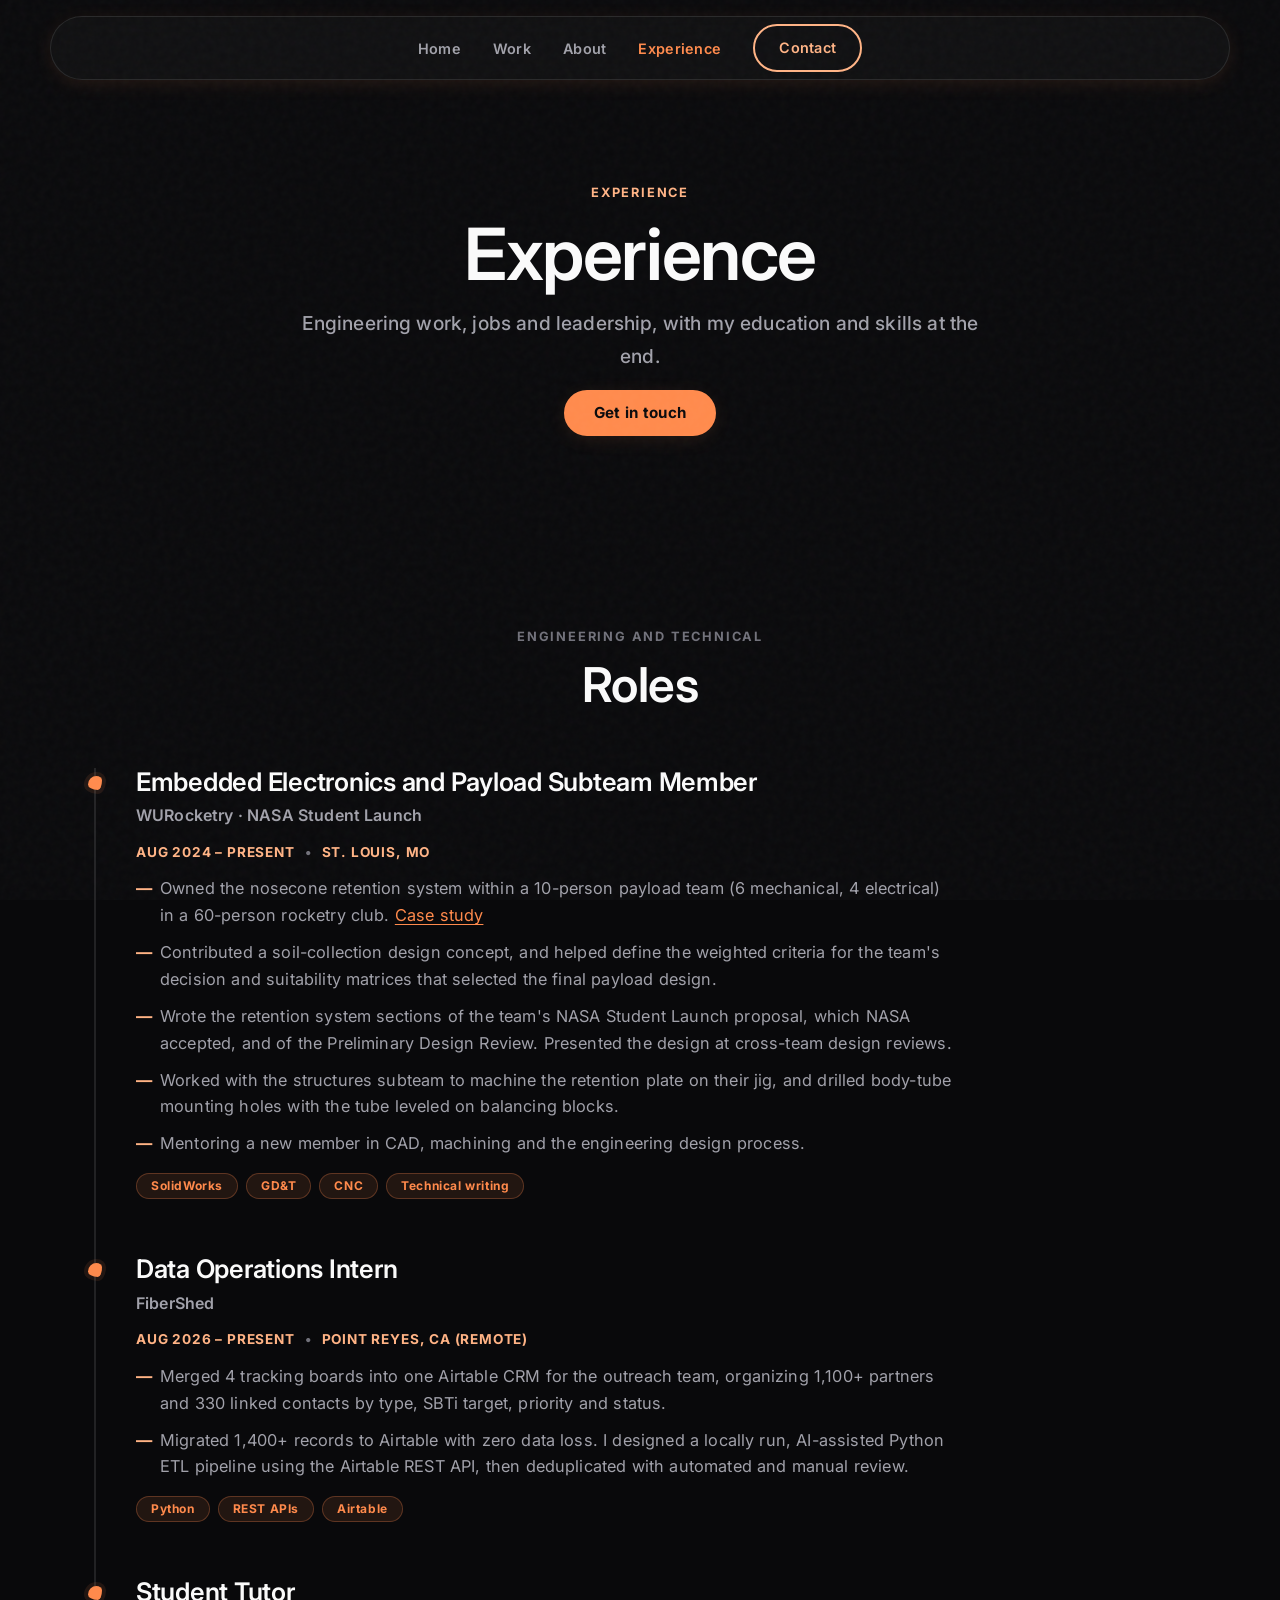
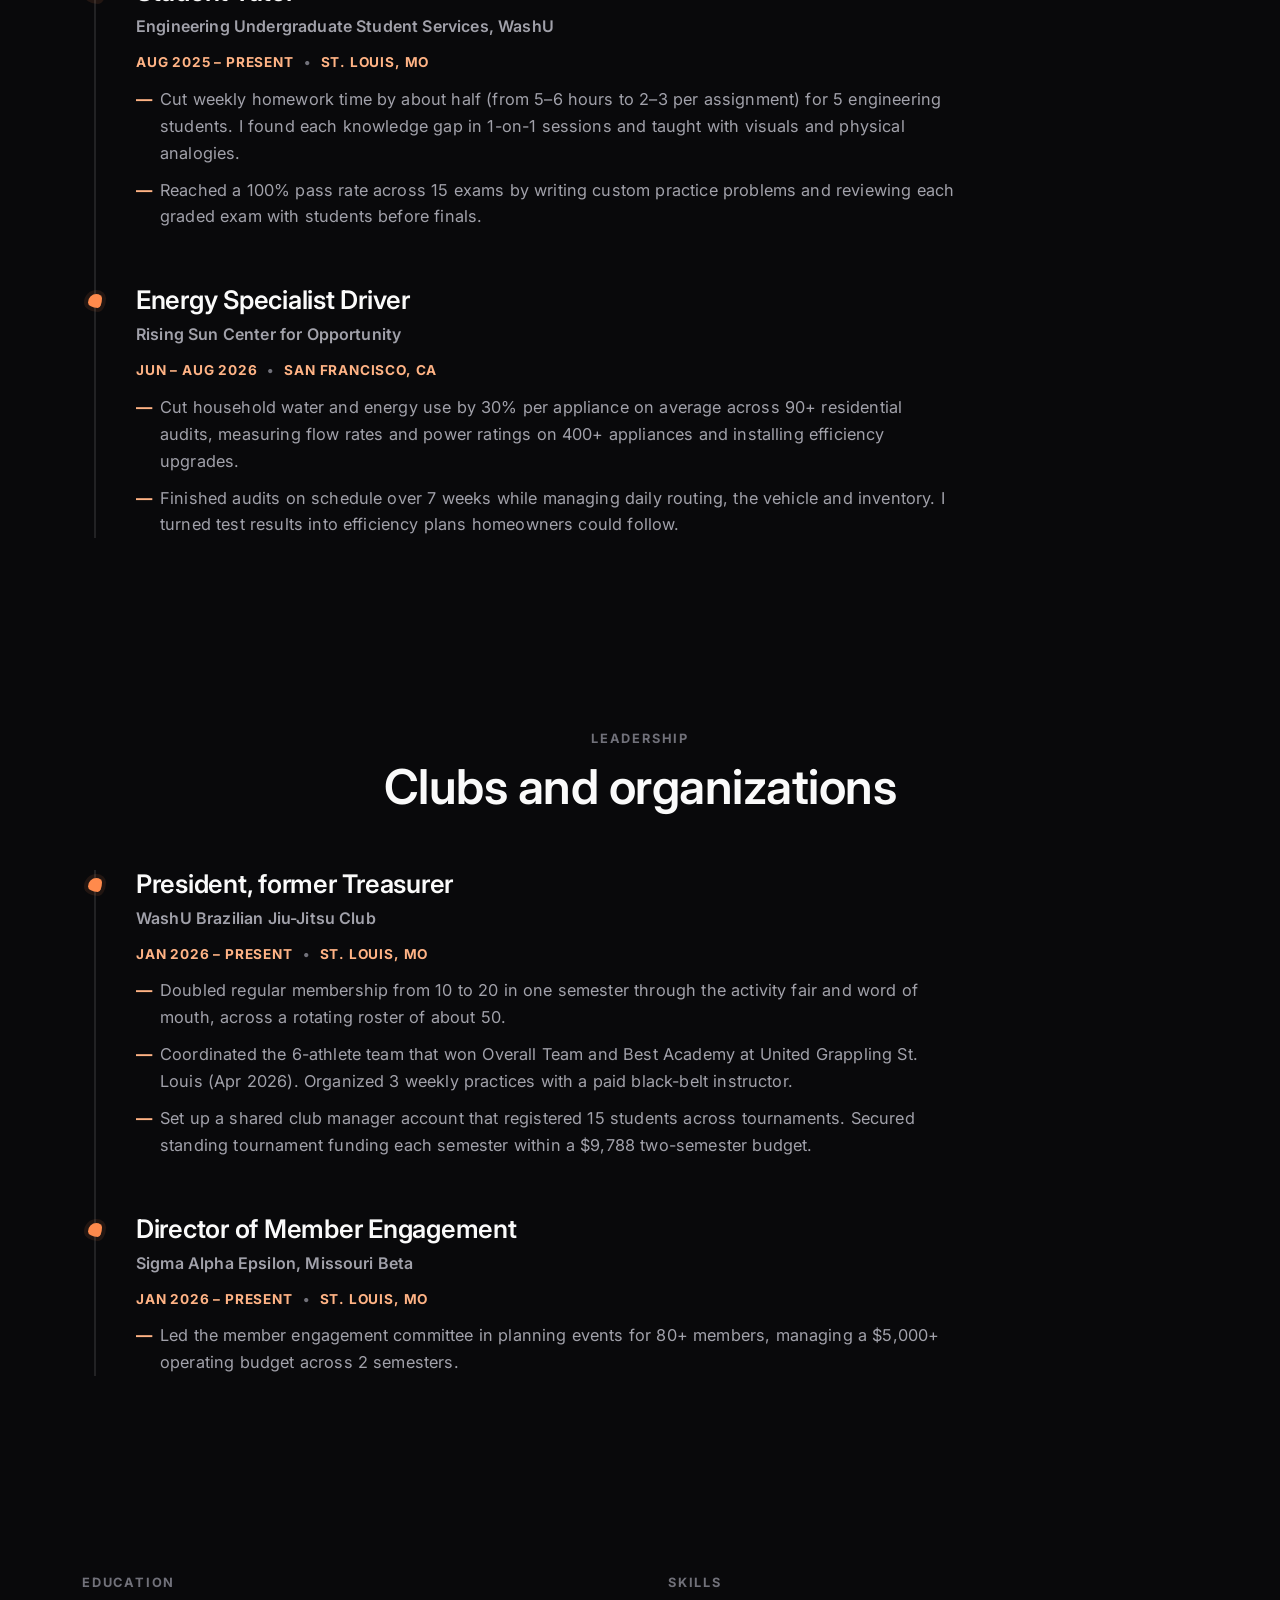
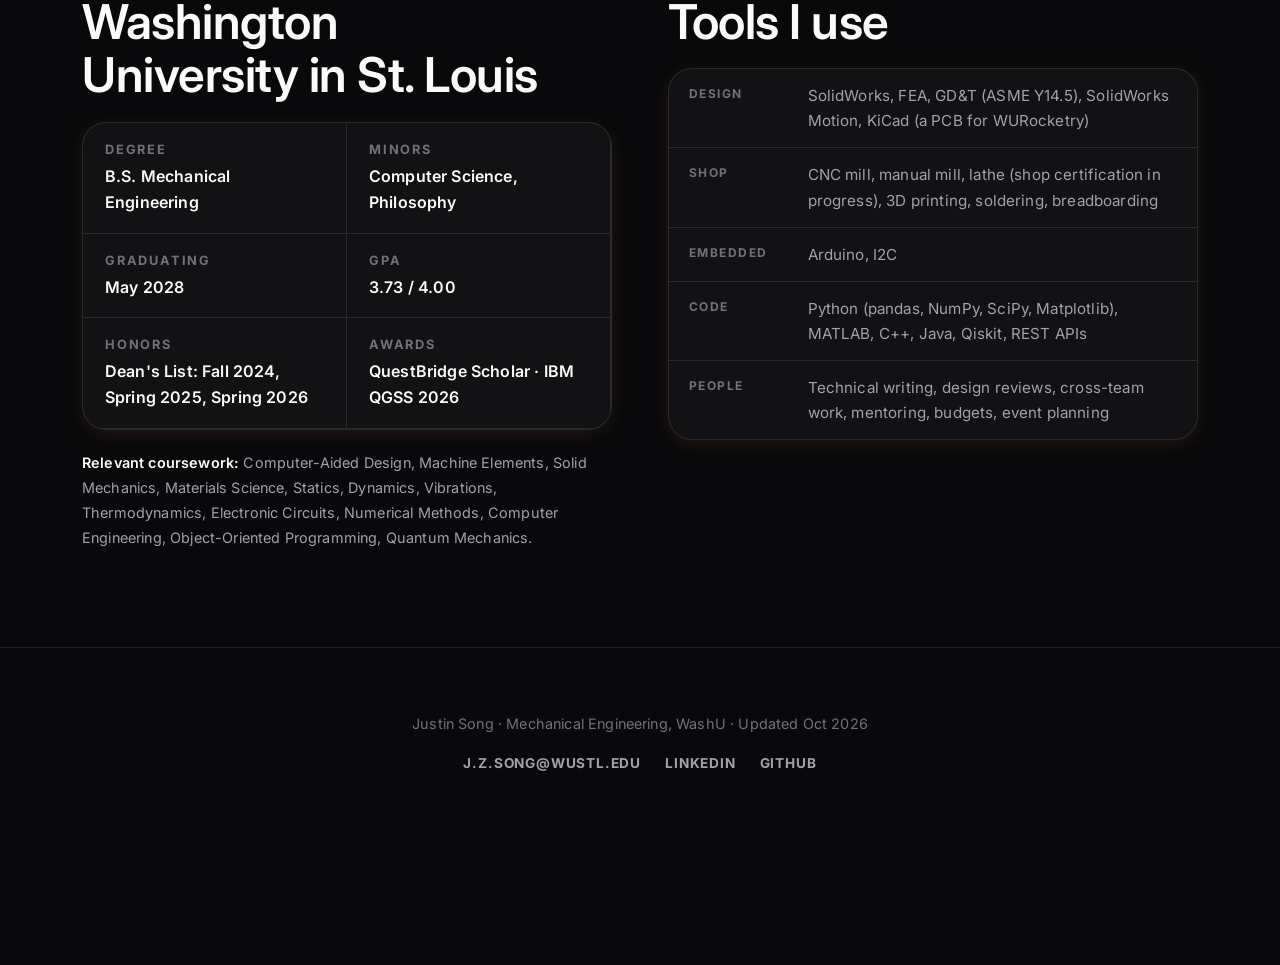
<file: pages/resume.html>
<!DOCTYPE html>
<html lang="en">
<head>
  <meta charset="utf-8">
  <meta name="viewport" content="width=device-width, initial-scale=1">
  <title>Experience · Justin Song</title>
  <!-- Old resume link: forwards to the Experience page -->
  <meta http-equiv="refresh" content="0; url=experience.html">
</head>
<body>
  <p>This page has moved. <a href="experience.html">See my experience</a>.</p>
</body>
</html>
</file>
<file: assets/css/site.css>
/* =========================================================
   Justin Song portfolio · site.css
   One stylesheet for every page. Dark theme only, orange accent,
   in the style of the original site: Inter, floating pill menu,
   centered section heads, rounded cards, pill buttons and tags.
   Sections:
   1 Tokens · 2 Base · 3 Type · 4 Layout · 5 Site chrome
   6 Buttons and tags · 7 Project cards · 8 Case study
   9 Timeline · 10 Home and About · 11 Lightbox · 12 Utilities
   ========================================================= */

/* 1 · Tokens ------------------------------------------------ */
:root {
  --bg: #09090b;
  --bg-subtle: rgba(24, 24, 27, 0.5);
  --surface: #121214;
  --surface-2: #18181b;
  --border: rgba(255, 255, 255, 0.1);
  --text: #fafafa;
  --muted: #a1a1aa;
  --dim: #71717a;
  --accent: #FF8A4C;
  --secondary: #FFB385;
  --on-accent: #09090b;
  --tag-bg: rgba(255, 138, 76, 0.1);
  --tag-border: rgba(255, 138, 76, 0.28);
  --nav-bg: rgba(18, 18, 20, 0.72);
  --figure-bg: #F4F4F5;      /* CAD and plots sit on a light panel so they stay readable */
  --ok: #6FCB8E;

  --shadow-soft: 0 4px 20px -2px rgba(255, 138, 76, 0.12);
  --shadow-float: 0 10px 40px -10px rgba(255, 179, 133, 0.14);
  --shadow-lift: 0 20px 40px -10px rgba(255, 138, 76, 0.24);
  --radius-card: 1.5rem;
  --radius-blob-1: 60% 40% 30% 70% / 60% 30% 70% 40%;
  --radius-blob-2: 30% 70% 70% 30% / 30% 30% 70% 70%;
  --transition: all 0.3s cubic-bezier(0.4, 0, 0.2, 1);

  --font: "Inter", "Segoe UI", system-ui, -apple-system, sans-serif;
  --mono: ui-monospace, "Cascadia Mono", Consolas, monospace;

  --wrap: 1180px;
  --gutter: max(16px, env(safe-area-inset-left, 0px));
  --gutter-r: max(16px, env(safe-area-inset-right, 0px));
  color-scheme: dark;
}

/* 2 · Base -------------------------------------------------- */
*, *::before, *::after { box-sizing: border-box; }
html { -webkit-text-size-adjust: 100%; scroll-behavior: smooth; background: var(--bg); }
body {
  margin: 0;
  background: var(--bg);
  color: var(--text);
  font: 400 1rem/1.65 var(--font);
  letter-spacing: 0.01em;
  -webkit-font-smoothing: antialiased;
  min-height: 100vh;
  display: flex;
  flex-direction: column;
  position: relative;
}
/* Film-grain texture from the original site */
body::after {
  content: "";
  position: fixed;
  inset: 0;
  pointer-events: none;
  z-index: 9999;
  opacity: 0.035;
  mix-blend-mode: screen;
  background-image: url('data:image/svg+xml;utf8,%3Csvg viewBox="0 0 200 200" xmlns="http://www.w3.org/2000/svg"%3E%3Cfilter id="n"%3E%3CfeTurbulence type="fractalNoise" baseFrequency="0.65" numOctaves="3" stitchTiles="stitch"/%3E%3C/filter%3E%3Crect width="100%25" height="100%25" filter="url(%23n)"/%3E%3C/svg%3E');
}
main { flex: 1; position: relative; z-index: 1; overflow-x: clip; }
img, video, svg { max-width: 100%; height: auto; display: block; }
a { color: var(--accent); text-underline-offset: 3px; text-decoration-thickness: 1px; transition: color 0.2s; }
a:hover { color: var(--secondary); }
:focus-visible { outline: 2px solid var(--accent); outline-offset: 3px; border-radius: 4px; }
p, h1, h2, h3, h4, figure, blockquote, dl, dd { margin: 0; }
ul, ol { margin: 0; padding-left: 1.2em; }
li + li { margin-top: 0.4em; }
strong { font-weight: 600; color: var(--text); }
code { font-family: var(--mono); font-size: 0.9em; color: var(--secondary); }
[hidden] { display: none !important; }
@media (prefers-reduced-motion: reduce) {
  html { scroll-behavior: auto; }
  *, *::before, *::after { transition: none !important; animation: none !important; }
}

/* 3 · Type -------------------------------------------------- */
h1, h2, h3, h4 { font-family: var(--font); font-weight: 600; letter-spacing: -0.01em; line-height: 1.12; color: var(--text); text-wrap: balance; }
h1 { font-size: clamp(2.5rem, 6vw, 4.5rem); letter-spacing: -0.02em; }
h2 { font-size: clamp(2rem, 4.5vw, 3rem); }
h3 { font-size: 1.5rem; }
h4 { font-size: 1.125rem; }
.lede { font-size: 1.2rem; font-weight: 500; line-height: 1.7; color: var(--muted); max-width: 680px; }
.muted { color: var(--muted); }
.label {
  font: 700 0.8rem/1.4 var(--font);
  letter-spacing: 0.14em;
  text-transform: uppercase;
  color: var(--dim);
}
.label--accent { color: var(--secondary); }
.prose { display: grid; gap: 16px; max-width: 720px; min-width: 0; color: var(--muted); }
.prose p { line-height: 1.75; }
.prose ul:not([class]) { list-style: none; padding: 0; display: grid; gap: 10px; }
.prose ul:not([class]) li { position: relative; padding-left: 24px; margin: 0; }
.prose ul:not([class]) li::before { content: "—"; position: absolute; left: 0; color: var(--secondary); font-weight: 700; }
.ask {
  color: var(--secondary);
  background: var(--tag-bg);
  border-bottom: 1.5px dashed var(--accent);
  padding: 0 3px;
  border-radius: 3px;
}

/* 4 · Layout ------------------------------------------------ */
.wrap {
  width: 100%;
  max-width: var(--wrap);
  margin-inline: auto;
  padding-left: max(var(--gutter), 32px);
  padding-right: max(var(--gutter-r), 32px);
}
@media (max-width: 600px) { .wrap { padding-left: var(--gutter); padding-right: var(--gutter-r); } }
.zone { padding-block: 96px; position: relative; }
.zone--first { padding-top: 120px; }
.zone--first > .prose { margin-inline: auto; text-align: center; justify-items: center; }
.zone-head {
  display: flex;
  flex-direction: column;
  align-items: center;
  text-align: center;
  gap: 16px;
  margin-bottom: 56px;
}
.zone-head > div, .zone-head > .prose { display: grid; gap: 12px; justify-items: center; }
.zone-head a:not(.btn) { font-weight: 700; text-decoration: none; }
.stack { display: grid; gap: 20px; align-content: start; min-width: 0; }
.split { display: grid; grid-template-columns: 1fr; gap: 40px; }
@media (min-width: 900px) {
  .split { grid-template-columns: minmax(0, 1.4fr) minmax(0, 1fr); gap: 56px; align-items: start; }
  .split--even { grid-template-columns: minmax(0, 1fr) minmax(0, 1fr); }
}
.cols-3 { display: grid; grid-template-columns: repeat(auto-fit, minmax(min(100%, 260px), 1fr)); gap: 24px; }

/* 5 · Site chrome ------------------------------------------- */
.skip {
  position: absolute; left: -9999px; top: 0;
  background: var(--accent); color: var(--on-accent); padding: 8px 12px; z-index: 200; border-radius: 8px;
}
.skip:focus { left: var(--gutter); top: calc(env(safe-area-inset-top, 0px) + 8px); }

.site-header {
  position: sticky;
  top: calc(env(safe-area-inset-top, 0px) + 16px);
  z-index: 100;
  padding-left: max(var(--gutter), 32px);
  padding-right: max(var(--gutter-r), 32px);
}
@media (max-width: 600px) { .site-header { padding-left: var(--gutter); padding-right: var(--gutter-r); } }
.site-header .wrap {
  max-width: var(--wrap);
  min-height: 64px;
  padding-inline: 24px;
  display: flex;
  align-items: center;
  justify-content: center;
  gap: 16px;
  position: relative;
  background: var(--nav-bg);
  -webkit-backdrop-filter: blur(12px);
  backdrop-filter: blur(12px);
  border: 1px solid var(--border);
  border-radius: 9999px;
  box-shadow: var(--shadow-soft);
}
.wordmark {
  display: none;
  font-weight: 700;
  font-size: 1.05rem;
  letter-spacing: 0.02em;
  color: var(--text);
  text-decoration: none;
  white-space: nowrap;
}
.site-nav ul { list-style: none; padding: 0; display: flex; gap: 32px; align-items: center; }
.site-nav li + li { margin: 0; }
.site-nav a {
  color: var(--muted);
  text-decoration: none;
  font-size: 0.9rem;
  font-weight: 600;
  letter-spacing: 0.02em;
  transition: var(--transition);
}
.site-nav a:hover, .site-nav a[aria-current="page"] { color: var(--accent); }
.site-nav li:last-child a {
  display: inline-flex;
  padding: 10px 24px;
  border-radius: 9999px;
  border: 2px solid var(--secondary);
  color: var(--secondary);
}
.site-nav li:last-child a:hover { transform: scale(1.05); box-shadow: var(--shadow-float); }
.site-nav li:last-child a[aria-current="page"] { background: var(--accent); border-color: var(--accent); color: var(--on-accent); }
.nav-toggle {
  display: none;
  font: 600 0.85rem/1 var(--font);
  letter-spacing: 0.04em;
  color: var(--text);
  background: var(--surface-2);
  border: 1px solid var(--border);
  border-radius: 9999px;
  padding: 10px 16px;
  cursor: pointer;
}
@media (max-width: 760px) {
  .site-header .wrap { justify-content: space-between; border-radius: 20px; padding-inline: 20px 10px; min-height: 58px; }
  .wordmark { display: inline; }
  .nav-toggle { display: inline-flex; }
  .site-nav {
    display: none;
    position: absolute;
    left: 0; right: 0; top: calc(100% + 8px);
    background: var(--surface);
    border: 1px solid var(--border);
    border-radius: 20px;
    box-shadow: var(--shadow-float);
    padding: 8px 20px 16px;
  }
  .site-nav.is-open { display: block; }
  .site-nav ul { flex-direction: column; align-items: stretch; gap: 0; }
  .site-nav a { display: block; padding: 13px 0; border-bottom: 1px solid var(--border); font-size: 1rem; }
  .site-nav li:last-child a { justify-content: center; margin-top: 12px; border-bottom-width: 2px; }
}

.site-footer { border-top: 1px solid var(--border); position: relative; z-index: 1; }
.site-footer .wrap {
  display: flex;
  flex-direction: column;
  align-items: center;
  text-align: center;
  gap: 16px;
  padding-block: 64px 56px;
  color: var(--dim);
  font-size: 0.9rem;
}
.site-footer ul { list-style: none; padding: 0; display: flex; flex-wrap: wrap; justify-content: center; gap: 8px 24px; }
.site-footer li + li { margin: 0; }
.site-footer a {
  color: var(--muted);
  text-decoration: none;
  font-weight: 700;
  font-size: 0.85rem;
  letter-spacing: 0.06em;
  text-transform: uppercase;
}
.site-footer a:hover { color: var(--accent); }

/* 6 · Buttons and tags -------------------------------------- */
.btn-row { display: flex; flex-wrap: wrap; gap: 16px; align-items: center; }
.btn {
  display: inline-flex;
  align-items: center;
  gap: 8px;
  padding: 12px 28px;
  border-radius: 9999px;
  border: 2px solid var(--secondary);
  background: transparent;
  color: var(--secondary);
  font: 700 0.95rem/1.2 var(--font);
  letter-spacing: 0.02em;
  text-decoration: none;
  cursor: pointer;
  transition: var(--transition);
}
.btn:hover { transform: scale(1.05); box-shadow: var(--shadow-float); color: var(--secondary); }
.btn:active { transform: scale(0.95); }
.btn--primary { background: var(--accent); border-color: var(--accent); color: var(--on-accent); box-shadow: var(--shadow-soft); }
.btn--primary:hover { color: var(--on-accent); box-shadow: var(--shadow-lift); }
.btn--small { padding: 8px 18px; font-size: 0.85rem; }

.social-icons { list-style: none; padding: 0; display: flex; gap: 16px; justify-content: center; }
.social-icons li + li { margin: 0; }
.social-icon {
  display: flex;
  align-items: center;
  justify-content: center;
  width: 44px;
  height: 44px;
  border-radius: 12px;
  border: 1px solid var(--border);
  background: var(--surface);
  color: var(--muted);
  transition: var(--transition);
}
.social-icon:hover { transform: translateY(-2px); border-color: var(--dim); color: var(--text); box-shadow: var(--shadow-soft); }
.social-icon svg { width: 20px; height: 20px; }

.tags { list-style: none; padding: 0; display: flex; flex-wrap: wrap; gap: 8px; }
.tags li + li { margin: 0; }
.tag {
  display: inline-block;
  font: 700 0.75rem/1 var(--font);
  letter-spacing: 0.05em;
  color: var(--accent);
  background: var(--tag-bg);
  border: 1px solid var(--tag-border);
  border-radius: 9999px;
  padding: 6px 14px;
}

/* 7 · Project cards ----------------------------------------- */
.card-grid { display: grid; grid-template-columns: 1fr; gap: 32px; }
@media (min-width: 760px) { .card-grid { grid-template-columns: repeat(2, minmax(0, 1fr)); gap: 40px; } }
@media (min-width: 1040px) { .card-grid--three { grid-template-columns: repeat(3, minmax(0, 1fr)); gap: 28px; } }
.project-card {
  display: flex;
  flex-direction: column;
  background: var(--surface);
  border: 1px solid var(--border);
  border-radius: var(--radius-card);
  box-shadow: var(--shadow-soft);
  overflow: hidden;
  color: inherit;
  text-decoration: none;
  transition: var(--transition);
  min-width: 0;
}
.project-card:hover { transform: translateY(-4px); box-shadow: var(--shadow-lift); border-color: var(--tag-border); color: inherit; }
.card-media {
  aspect-ratio: 4 / 3;
  background: var(--surface-2);
  border-bottom: 1px solid var(--border);
  overflow: hidden;
  display: grid;
  place-items: center;
}
.card-media img { width: 100%; height: 100%; object-fit: cover; transition: transform 0.5s ease; }
.card-media--contain { background: var(--figure-bg); }
.card-media--contain img { object-fit: contain; padding: 16px; }
.project-card:hover .card-media img { transform: scale(1.03); }
.card-body { display: flex; flex-direction: column; gap: 12px; padding: 28px 28px 32px; flex: 1; }
.card-meta { display: flex; justify-content: space-between; flex-wrap: wrap; gap: 4px 12px; }
.card-title { font-size: 1.5rem; }
/* How far a project went (built, simulated, ...), shown under the card meta */
.status { align-self: flex-start; font: 600 0.75rem/1.4 var(--font); letter-spacing: 0.04em; color: var(--text); border: 1px solid var(--border); border-radius: 999px; padding: 4px 12px; }
.card-result { color: var(--muted); line-height: 1.6; flex: 1; }
.project-card .tags { margin-top: 4px; }

.filter-bar { display: flex; flex-wrap: wrap; justify-content: center; gap: 10px; margin-bottom: 40px; }
.filter-bar button {
  font: 700 0.85rem/1 var(--font);
  letter-spacing: 0.03em;
  padding: 10px 20px;
  border-radius: 9999px;
  border: 1px solid var(--border);
  background: var(--surface);
  color: var(--muted);
  cursor: pointer;
  transition: var(--transition);
}
.filter-bar button:hover { color: var(--text); border-color: var(--dim); }
.filter-bar button[aria-pressed="true"] { background: var(--accent); border-color: var(--accent); color: var(--on-accent); }

/* 8 · Case study -------------------------------------------- */
.case-head { display: grid; justify-items: center; gap: 40px; padding-block: 120px 40px; text-align: center; }
.case-head .prose { justify-items: center; gap: 20px; }
.crumb { font-size: 0.9rem; font-weight: 600; color: var(--dim); }
.crumb a { color: var(--secondary); text-decoration: none; }

.spec {
  width: 100%;
  max-width: 760px;
  background: var(--surface);
  border: 1px solid var(--border);
  border-radius: var(--radius-card);
  box-shadow: var(--shadow-soft);
  display: grid;
  grid-template-columns: max-content minmax(0, 1fr);
  overflow: hidden;
  text-align: left;
  font-size: 0.95rem;
}
.spec dt, .spec dd { padding: 14px 20px; border-bottom: 1px solid var(--border); }
.spec dt { font-size: 0.75rem; font-weight: 700; letter-spacing: 0.12em; text-transform: uppercase; color: var(--dim); line-height: 1.9; }
.spec dd { color: var(--muted); }
.spec dt:last-of-type, .spec dd:last-of-type { border-bottom: 0; }
/* Role, team, timeline and tools, moved to the end of each case study */
.details { display: grid; justify-items: center; gap: 16px; padding-block: 48px 24px; }

.stats { display: grid; grid-template-columns: repeat(3, minmax(0, 1fr)); gap: 24px; text-align: center; padding-block: 24px; }
.stat { display: grid; gap: 10px; align-content: start; min-width: 0; }
.stat-n { font-size: clamp(2rem, 6vw, 4rem); font-weight: 600; line-height: 1; color: var(--accent); font-variant-numeric: tabular-nums; white-space: nowrap; }
.stack .stat-n { font-size: clamp(1.4rem, 2.2vw, 2.2rem); }
.stat-t { font-size: 0.95rem; font-weight: 500; color: var(--muted); line-height: 1.45; }
@media (max-width: 560px) { .stats { gap: 12px; } .stat-t { font-size: 0.8rem; } }

.figure { display: grid; gap: 14px; min-width: 0; align-content: start; }
.figure-frame {
  display: block;
  width: 100%;
  background: var(--surface);
  border: 1px solid var(--border);
  border-radius: var(--radius-card);
  box-shadow: var(--shadow-soft);
  padding: 16px;
  overflow: hidden;
  transition: var(--transition);
}
.figure-frame img, .figure-frame video { width: 100%; border-radius: 1rem; background: var(--figure-bg); }
.figure-frame video { background: #000; }
.figure-frame--hero img { max-height: 620px; width: auto; margin-inline: auto; background: var(--surface-2); }
.figure-frame--pad img { padding: 12px; }
/* Portrait phone video: cap the height and center it instead of filling the column */
.figure-frame--portrait video { display: block; max-height: 620px; width: auto; max-width: 100%; margin-inline: auto; }
button.figure-frame { font: inherit; color: inherit; cursor: zoom-in; }
button.figure-frame:hover { transform: translateY(-4px); box-shadow: var(--shadow-lift); border-color: var(--dim); }
figcaption { font-size: 0.95rem; color: var(--muted); text-align: center; }
figcaption b { font-weight: 700; color: var(--text); margin-right: 6px; }
.gallery { display: grid; grid-template-columns: 1fr; gap: 24px; }
@media (min-width: 640px) { .gallery { grid-template-columns: repeat(2, minmax(0, 1fr)); } }
@media (min-width: 1040px) { .gallery--three { grid-template-columns: repeat(3, minmax(0, 1fr)); } }
.gallery .figure-frame img { aspect-ratio: 4 / 3; height: auto; object-fit: contain; }
.gallery--photos .figure-frame img { aspect-ratio: 3 / 4; object-fit: cover; background: var(--surface-2); }
/* Data tables in a figure card (e.g. a bill of materials). Scrolls sideways inside the card on narrow screens. */
.table-frame { overflow-x: auto; padding: 8px 16px; }
.bom { width: 100%; border-collapse: collapse; font-size: 0.95rem; color: var(--muted); }
.bom th { text-align: left; color: var(--text); font-weight: 600; font-size: 0.78rem; letter-spacing: 0.04em; text-transform: uppercase; padding: 12px 12px 10px; border-bottom: 1px solid var(--border); }
.bom td { padding: 11px 12px; border-bottom: 1px solid var(--border); vertical-align: top; }
.bom tbody tr:last-child td { border-bottom: 0; }
.bom th:first-child, .bom td:first-child { width: 2.25rem; color: var(--dim); }
.bom .part { color: var(--text); font-weight: 500; }
.bom .qty { text-align: right; white-space: nowrap; }

.step {
  display: grid;
  grid-template-columns: 1fr;
  gap: 16px 60px;
  padding-block: 48px;
  border-bottom: 1px solid var(--border);
}
.step:last-child { border-bottom: 0; }
@media (min-width: 900px) { .step { grid-template-columns: minmax(0, 1fr) minmax(0, 2fr); } }
.step-head { display: grid; gap: 8px; align-content: start; }
.step-head h3 { font-size: 1.8rem; }
.step-body { display: grid; gap: 24px; min-width: 0; }
.step-body .prose { font-size: 1.05rem; }

.callout {
  background: var(--surface);
  border: 1px solid var(--border);
  border-radius: var(--radius-card);
  box-shadow: var(--shadow-soft);
  padding: 24px 28px;
  color: var(--muted);
  display: grid;
  gap: 12px;
}
.callout ul { list-style: none; padding: 0; display: grid; gap: 10px; }
.callout li { position: relative; padding-left: 24px; margin: 0; }
.callout li::before { content: "—"; position: absolute; left: 0; color: var(--secondary); font-weight: 700; }

.equation {
  font: 400 1.15rem/1.7 var(--mono);
  color: var(--text);
  background: var(--surface);
  border: 1px solid var(--border);
  border-left: 3px solid var(--accent);
  border-radius: 1rem;
  padding: 18px 22px;
  overflow-x: auto;
}
.equation small { display: block; font: 500 0.9rem/1.5 var(--font); color: var(--muted); margin-top: 6px; }

.files { list-style: none; padding: 0; background: var(--surface); border: 1px solid var(--border); border-radius: var(--radius-card); overflow: hidden; }
.files li + li { margin: 0; border-top: 1px solid var(--border); }
.files a { display: flex; justify-content: space-between; align-items: center; gap: 16px; padding: 18px 22px; color: var(--text); font-weight: 600; text-decoration: none; }
.files a:hover { background: var(--surface-2); color: var(--accent); }

.pager { display: grid; grid-template-columns: 1fr 1fr; gap: 20px; padding-block: 24px 96px; }
.pager a {
  display: grid;
  gap: 6px;
  padding: 24px 28px;
  background: var(--surface);
  border: 1px solid var(--border);
  border-radius: var(--radius-card);
  color: var(--text);
  text-decoration: none;
  transition: var(--transition);
}
.pager a:hover { transform: translateY(-4px); box-shadow: var(--shadow-lift); }
.pager a:hover h4 { color: var(--accent); }
.pager a:last-child { text-align: right; }

.photo-placeholder {
  aspect-ratio: 16 / 9;
  border: 2px dashed var(--border);
  border-radius: var(--radius-card);
  background: rgba(255, 255, 255, 0.02);
  display: grid;
  place-items: center;
  text-align: center;
  padding: 24px;
  font-weight: 600;
  color: var(--dim);
}

/* 9 · Timeline --------------------------------------------- */
.timeline {
  display: grid;
  gap: 56px;
  border-left: 2px solid var(--border);
  padding-left: 40px;
  margin-left: 12px;
}
.entry { position: relative; display: grid; gap: 12px; }
.entry::before {
  content: "";
  position: absolute;
  left: -48px;
  top: 8px;
  width: 14px;
  height: 14px;
  border-radius: var(--radius-blob-1);
  background: var(--accent);
  box-shadow: 0 0 0 4px var(--tag-bg);
}
.entry-when {
  display: flex;
  flex-wrap: wrap;
  gap: 4px 0;
  order: 2;
  font-size: 0.85rem;
  font-weight: 700;
  letter-spacing: 0.06em;
  text-transform: uppercase;
  color: var(--secondary);
}
.entry-when span + span::before { content: "•"; margin: 0 10px; color: var(--dim); }
.entry-what { display: contents; }
.entry-what h3 { order: 1; font-size: 1.6rem; }
.entry-org { order: 1; color: var(--muted); font-weight: 600; margin-top: -6px; }
.entry-what ul:not([class]) { order: 3; list-style: none; padding: 0; display: grid; gap: 10px; color: var(--muted); font-size: 1.02rem; max-width: 820px; }
.entry-what ul:not([class]) li { position: relative; padding-left: 24px; margin: 0; }
.entry-what ul:not([class]) li::before { content: "—"; position: absolute; left: 0; color: var(--secondary); font-weight: 700; }
.entry-what .tags { order: 4; margin-top: 4px; }

.mini-list {
  list-style: none;
  padding: 0;
  background: var(--surface);
  border: 1px solid var(--border);
  border-radius: var(--radius-card);
  box-shadow: var(--shadow-soft);
  overflow: hidden;
}
.mini-list li { display: grid; grid-template-columns: minmax(0, 1fr) auto; gap: 16px; padding: 16px 22px; margin: 0; color: var(--muted); }
.mini-list li + li { border-top: 1px solid var(--border); }
.mini-list span:last-child { font-size: 0.85rem; font-weight: 700; color: var(--secondary); white-space: nowrap; }

/* 10 · Home and About --------------------------------------- */
.hero {
  position: relative;
  padding-block: 120px 80px;
  display: flex;
  flex-direction: column;
  align-items: center;
  text-align: center;
  gap: 20px;
}
.hero::before, .hero::after {
  content: "";
  position: absolute;
  z-index: -1;
  filter: blur(80px);
  opacity: 0.6;
  pointer-events: none;
}
.hero::before { top: -80px; left: -120px; width: 560px; height: 560px; background: rgba(255, 138, 76, 0.14); border-radius: var(--radius-blob-1); }
.hero::after { top: 180px; right: -200px; width: 480px; height: 640px; background: rgba(255, 179, 133, 0.08); border-radius: var(--radius-blob-2); }
@media (max-width: 760px) { .hero::before, .hero::after { display: none; } }
.hero h1 { font-size: clamp(2.75rem, 7vw, 3.75rem); font-weight: 700; }
.hero-photo {
  width: 240px;
  height: 240px;
  object-fit: cover;
  border-radius: 20px;
  border: 2px solid var(--border);
  box-shadow: var(--shadow-float);
}
.hero-tagline { font-size: clamp(1.6rem, 4vw, 2.2rem); font-weight: 600; line-height: 1.15; margin-top: 8px; }
.hero .lede { margin-inline: auto; max-width: 760px; }
.hero .btn-row { justify-content: center; margin-top: 8px; }
.availability {
  display: inline-flex;
  align-items: center;
  gap: 10px;
  padding: 8px 20px;
  border-radius: 9999px;
  font-size: 0.8rem;
  font-weight: 700;
  letter-spacing: 0.1em;
  text-transform: uppercase;
  color: var(--accent);
  background: var(--tag-bg);
  border: 1px solid var(--tag-border);
}
.availability::before { content: ""; width: 8px; height: 8px; border-radius: 50%; background: var(--ok); flex: none; }

.cap {
  background: var(--surface);
  border: 1px solid var(--border);
  border-radius: var(--radius-card);
  box-shadow: var(--shadow-soft);
  padding: 36px 32px;
  transition: var(--transition);
}
.cap:nth-child(2) { border-radius: 2rem 4rem 2rem 2rem; }
.cap:nth-child(3) { border-radius: 2rem 2rem 4rem 2rem; }
.cap:hover { transform: translateY(-4px); box-shadow: var(--shadow-lift); }
.cap h3 { padding-bottom: 16px; margin-bottom: 20px; border-bottom: 1px solid var(--border); }
.cap ul { list-style: none; padding: 0; display: grid; gap: 12px; color: var(--muted); font-weight: 500; }
.cap li { position: relative; padding-left: 20px; margin: 0; }
.cap li::before { content: "—"; position: absolute; left: 0; color: var(--secondary); font-weight: 700; }

.edu {
  display: grid;
  grid-template-columns: repeat(auto-fit, minmax(min(100%, 200px), 1fr));
  background: var(--surface);
  border: 1px solid var(--border);
  border-radius: var(--radius-card);
  box-shadow: var(--shadow-soft);
  overflow: hidden;
}
.edu div { padding: 18px 22px; display: grid; gap: 4px; align-content: start; min-width: 0; box-shadow: inset -1px -1px 0 var(--border); }
.edu .v { font-weight: 600; color: var(--text); }

.layers { display: grid; }
.layer {
  display: grid;
  grid-template-columns: 1fr;
  gap: 6px 24px;
  padding: 22px 26px;
  background: var(--surface);
  border: 1px solid var(--border);
}
.layer:first-child { border-radius: var(--radius-card) var(--radius-card) 0 0; }
.layer:last-child { border-radius: 0 0 var(--radius-card) var(--radius-card); }
@media (min-width: 640px) { .layer { grid-template-columns: 160px minmax(0, 1fr); } }
.layer--mid { border-left: 3px solid var(--accent); }
.layer p { color: var(--muted); }
.flow, .flow + .layer { border-top: 0; }
.flow {
  font-size: 0.75rem;
  font-weight: 700;
  letter-spacing: 0.12em;
  text-transform: uppercase;
  color: var(--secondary);
  padding: 8px 26px;
  border: 1px solid var(--border);
  border-top: 0;
  background: var(--bg-subtle);
}

.agent {
  background: var(--surface);
  border: 1px solid var(--border);
  border-radius: var(--radius-card);
  box-shadow: var(--shadow-soft);
  padding: 24px;
  display: grid;
  gap: 10px;
  align-content: start;
  transition: var(--transition);
}
.agent:hover { transform: translateY(-4px); box-shadow: var(--shadow-lift); }
.agent-top { display: flex; justify-content: space-between; align-items: baseline; gap: 8px; flex-wrap: wrap; }
.agent p { color: var(--muted); font-size: 0.95rem; }
.pill { font-size: 0.7rem; font-weight: 700; letter-spacing: 0.08em; text-transform: uppercase; padding: 5px 10px; border-radius: 9999px; border: 1px solid currentColor; white-space: nowrap; }
.pill--done { color: var(--ok); }
.pill--wip { color: var(--accent); }

blockquote.pull {
  padding: 6px 0 6px 20px;
  border-left: 3px solid var(--accent);
  font-size: clamp(1.4rem, 3vw, 1.8rem);
  font-weight: 600;
  line-height: 1.3;
  color: var(--text);
  text-wrap: balance;
}

.now { background: var(--surface); border: 1px solid var(--border); border-radius: var(--radius-card); box-shadow: var(--shadow-soft); overflow: hidden; }
.now div { display: grid; grid-template-columns: 1fr; gap: 4px 24px; padding: 18px 24px; color: var(--muted); }
.now div + div { border-top: 1px solid var(--border); }
@media (min-width: 560px) { .now div { grid-template-columns: 120px minmax(0, 1fr); } }

.contact-email {
  display: flex;
  flex-wrap: wrap;
  align-items: center;
  gap: 16px 20px;
  padding: 24px 28px;
  background: var(--surface);
  border: 1px solid var(--border);
  border-radius: var(--radius-card);
  box-shadow: var(--shadow-soft);
}
.contact-email a { font-size: clamp(1.3rem, 4vw, 1.9rem); font-weight: 700; color: var(--text); text-decoration: none; overflow-wrap: anywhere; }
.contact-email a:hover { color: var(--accent); }
.copy-status { font-size: 0.9rem; color: var(--ok); min-height: 1.4em; }

.photo-frame { border-radius: var(--radius-card); overflow: hidden; border: 1px solid var(--border); }
.photo-frame img { width: 100%; aspect-ratio: 4 / 3; object-fit: cover; object-position: 30% 50%; }
.photo-frame--center img { object-position: 50% 50%; }

/* 11 · Lightbox --------------------------------------------- */
.lightbox {
  position: fixed;
  inset: 0;
  z-index: 300;
  background: rgba(0, 0, 0, 0.88);
  -webkit-backdrop-filter: blur(5px);
  backdrop-filter: blur(5px);
  display: grid;
  grid-template-rows: auto 1fr auto;
  padding: calc(env(safe-area-inset-top, 0px) + 12px) var(--gutter-r) calc(env(safe-area-inset-bottom, 0px) + 16px) var(--gutter);
}
.lightbox[hidden] { display: none; }
.lightbox-bar { display: flex; justify-content: space-between; align-items: center; gap: 12px; color: var(--text); }
.lightbox button {
  font: 600 0.85rem/1 var(--font);
  color: var(--text);
  background: var(--surface);
  border: 1px solid var(--border);
  border-radius: 9999px;
  padding: 9px 16px;
  cursor: pointer;
}
.lightbox button:hover { border-color: var(--accent); color: var(--accent); }
.lightbox-stage { position: relative; min-height: 0; margin-block: 12px; }
.lightbox-stage img {
  position: absolute; inset: 0; margin: auto;
  max-width: 100%; max-height: 100%; width: auto; height: auto;
  object-fit: contain; background: var(--figure-bg); border-radius: 1rem;
  box-shadow: 0 10px 50px rgba(0, 0, 0, 0.8);
}
.lightbox-caption { color: var(--muted); font-size: 0.95rem; text-align: center; max-width: 72ch; margin-inline: auto; }

/* 12 · Utilities -------------------------------------------- */
.visually-hidden {
  position: absolute !important;
  width: 1px; height: 1px;
  overflow: hidden;
  clip: rect(0 0 0 0);
  white-space: nowrap;
}
.flush { margin-bottom: 0; }
.small { font-size: 0.9rem; }
.grow { flex: 1 1 280px; }
.center { text-align: center; justify-content: center; margin-inline: auto; }
</file>
